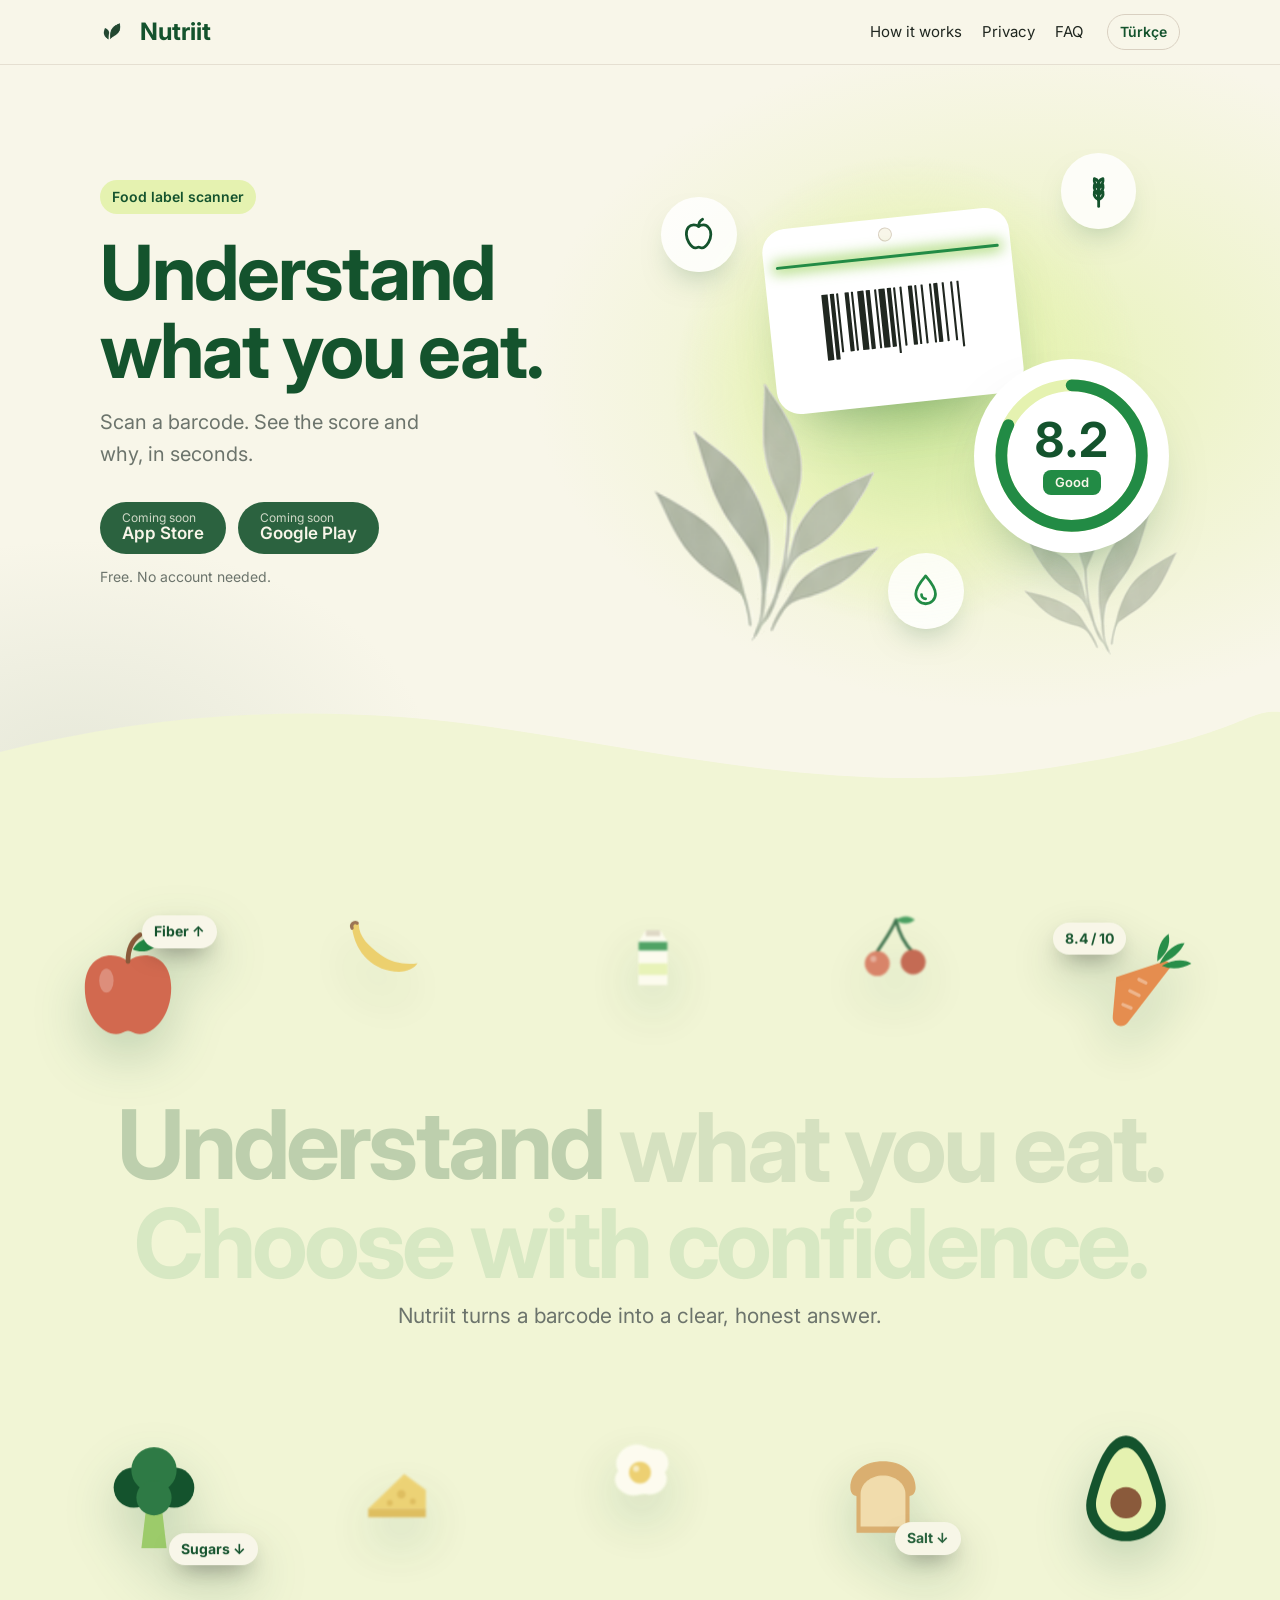
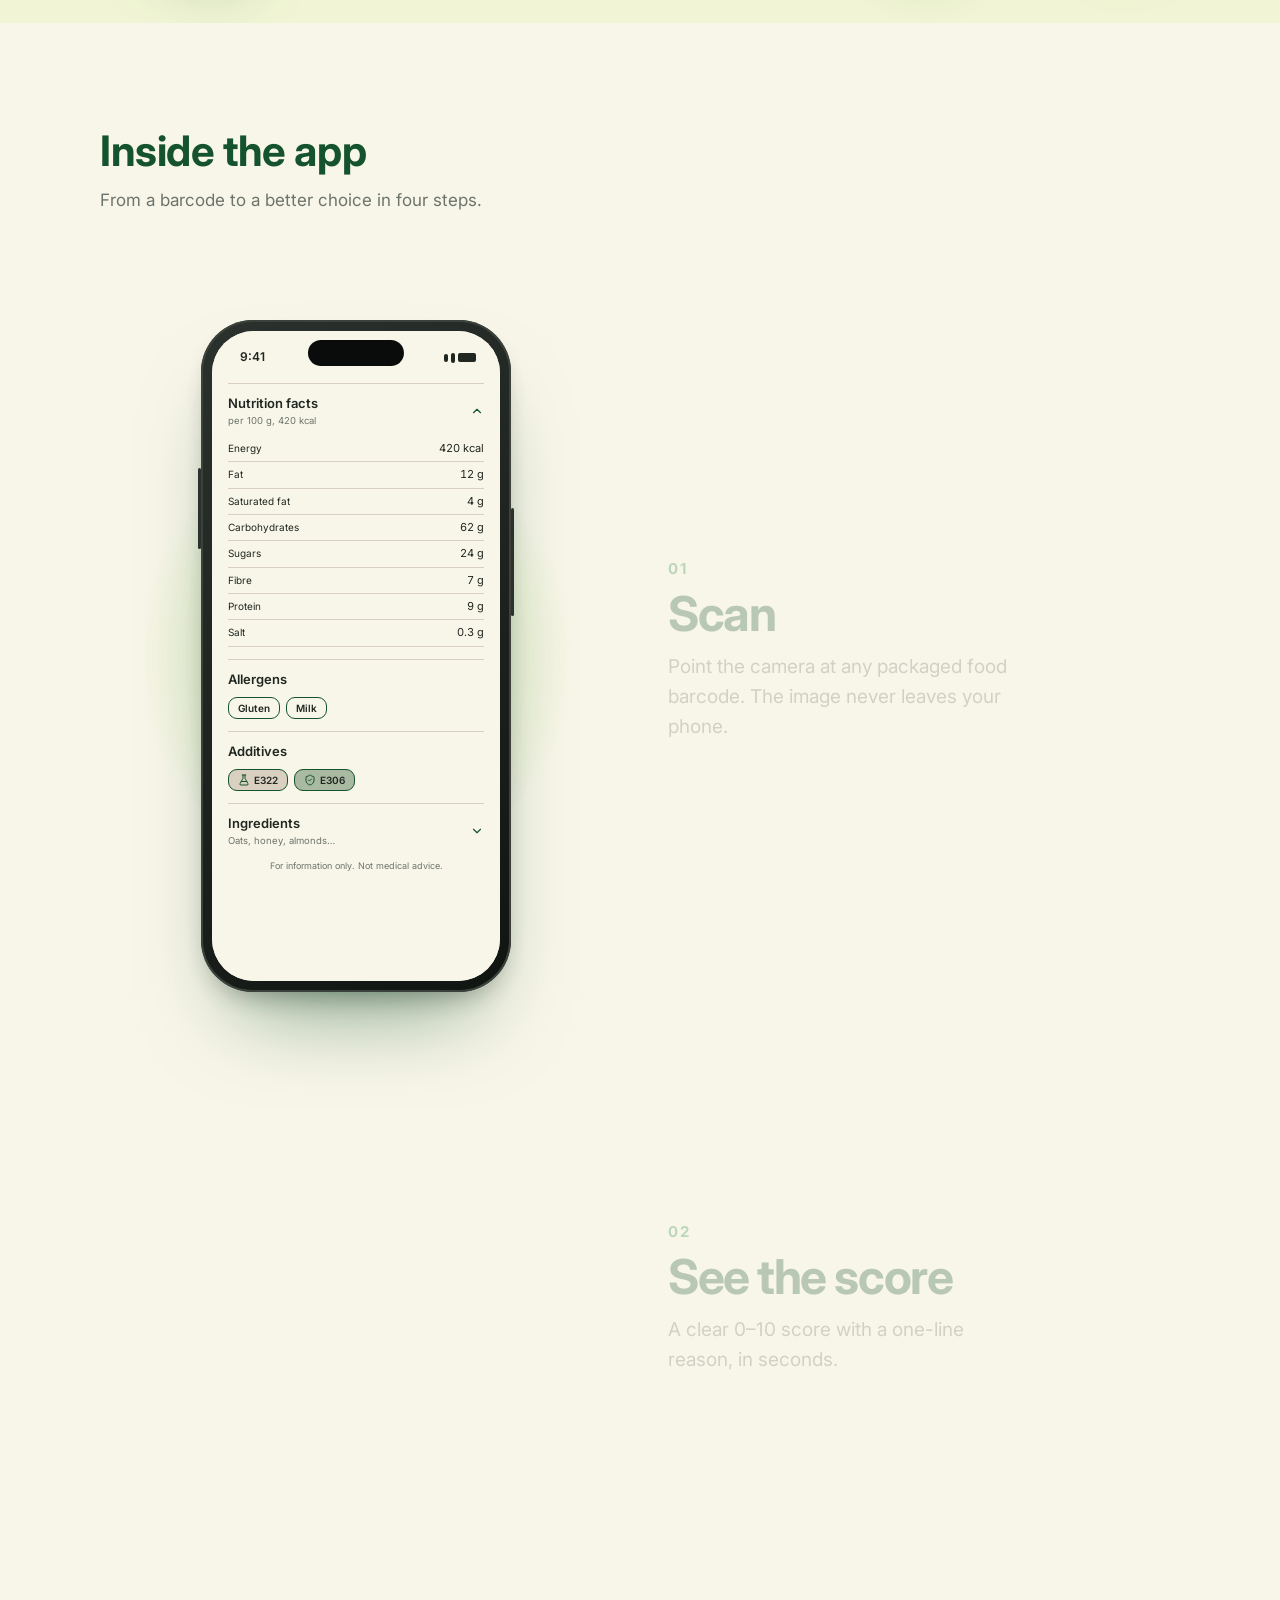
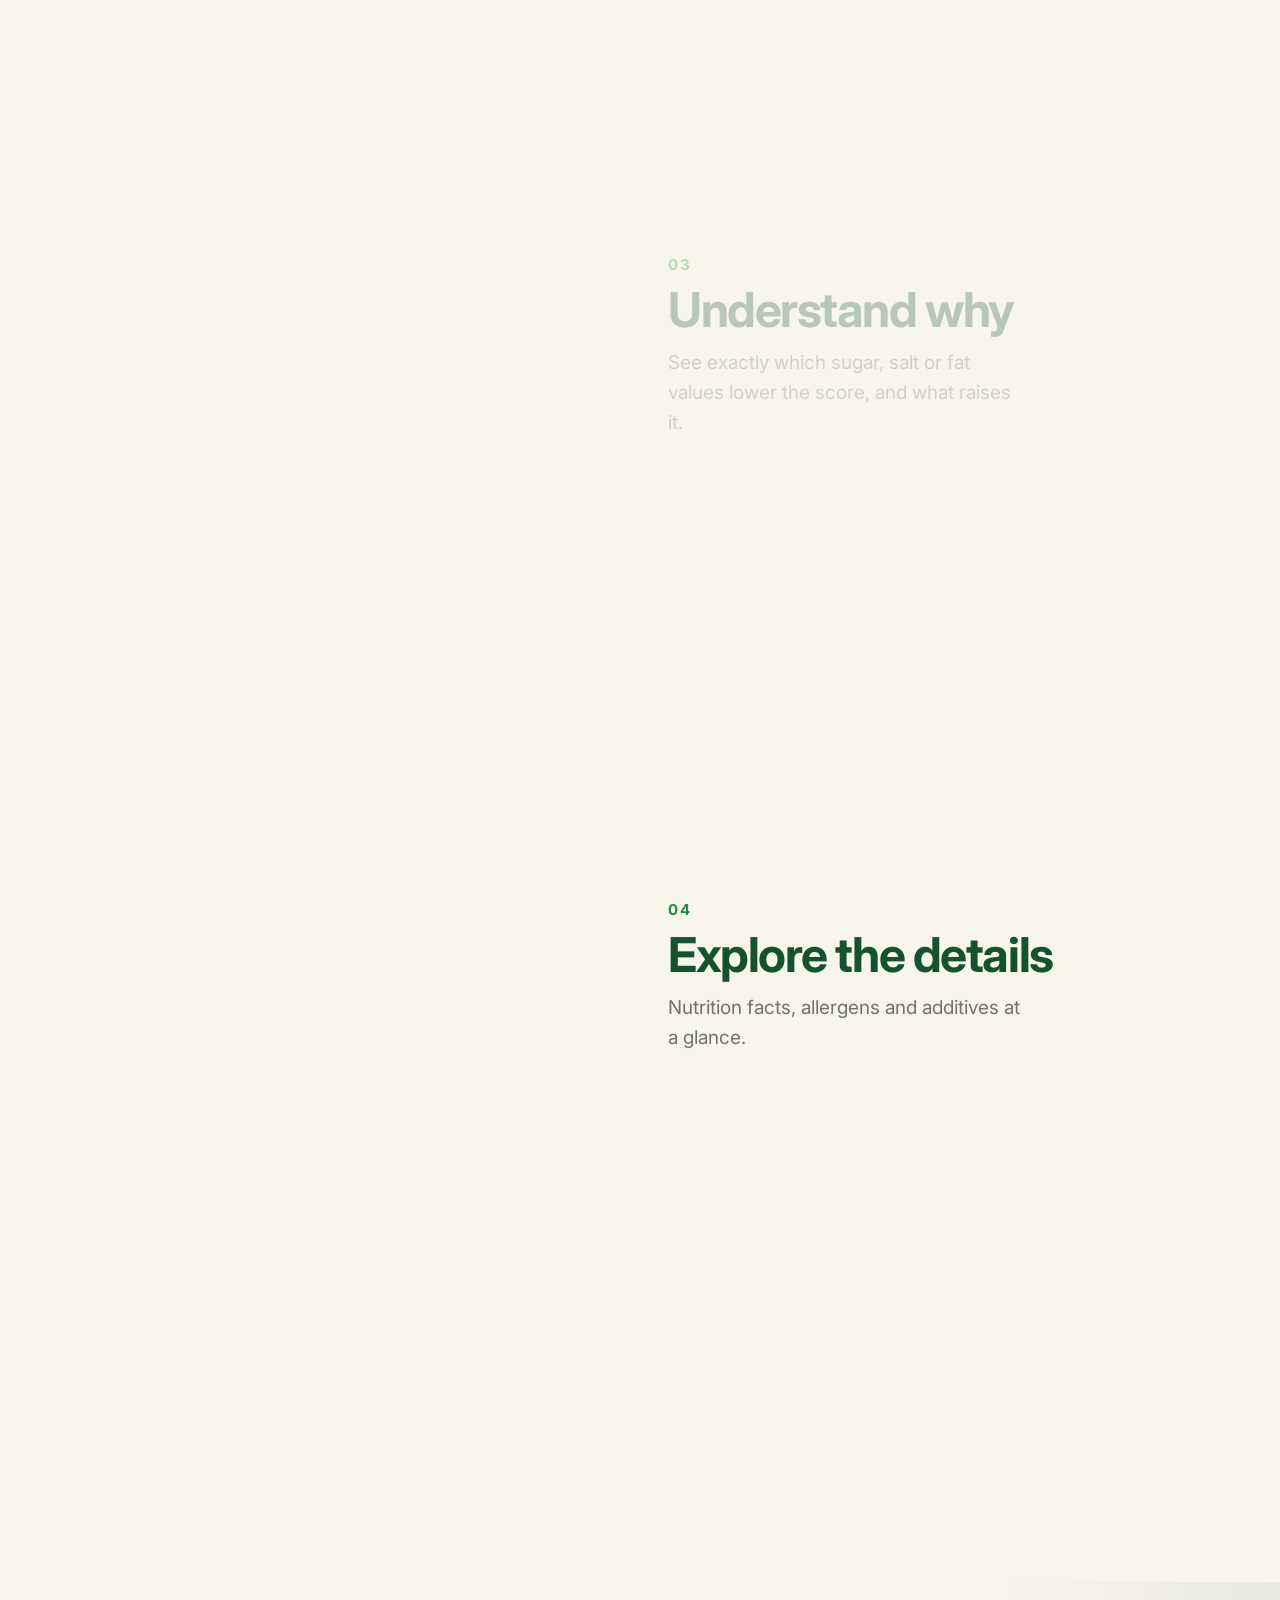
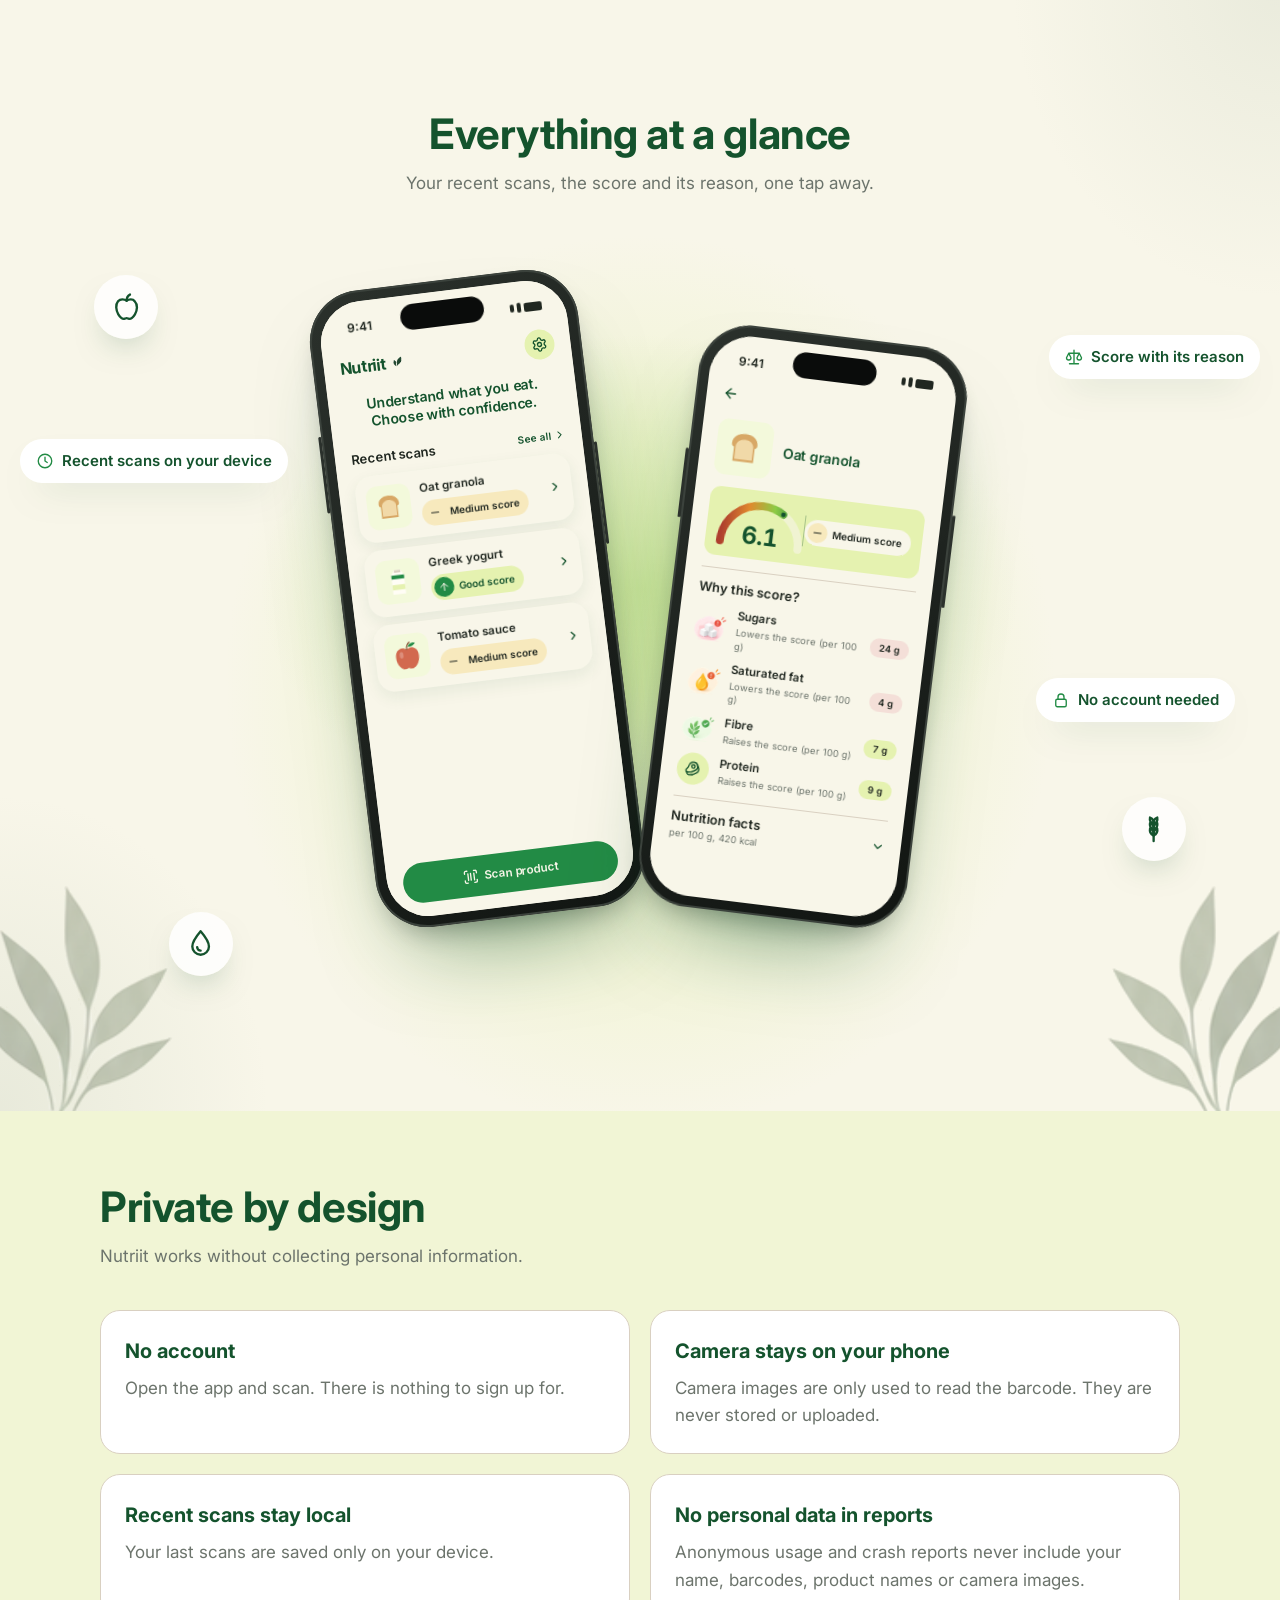
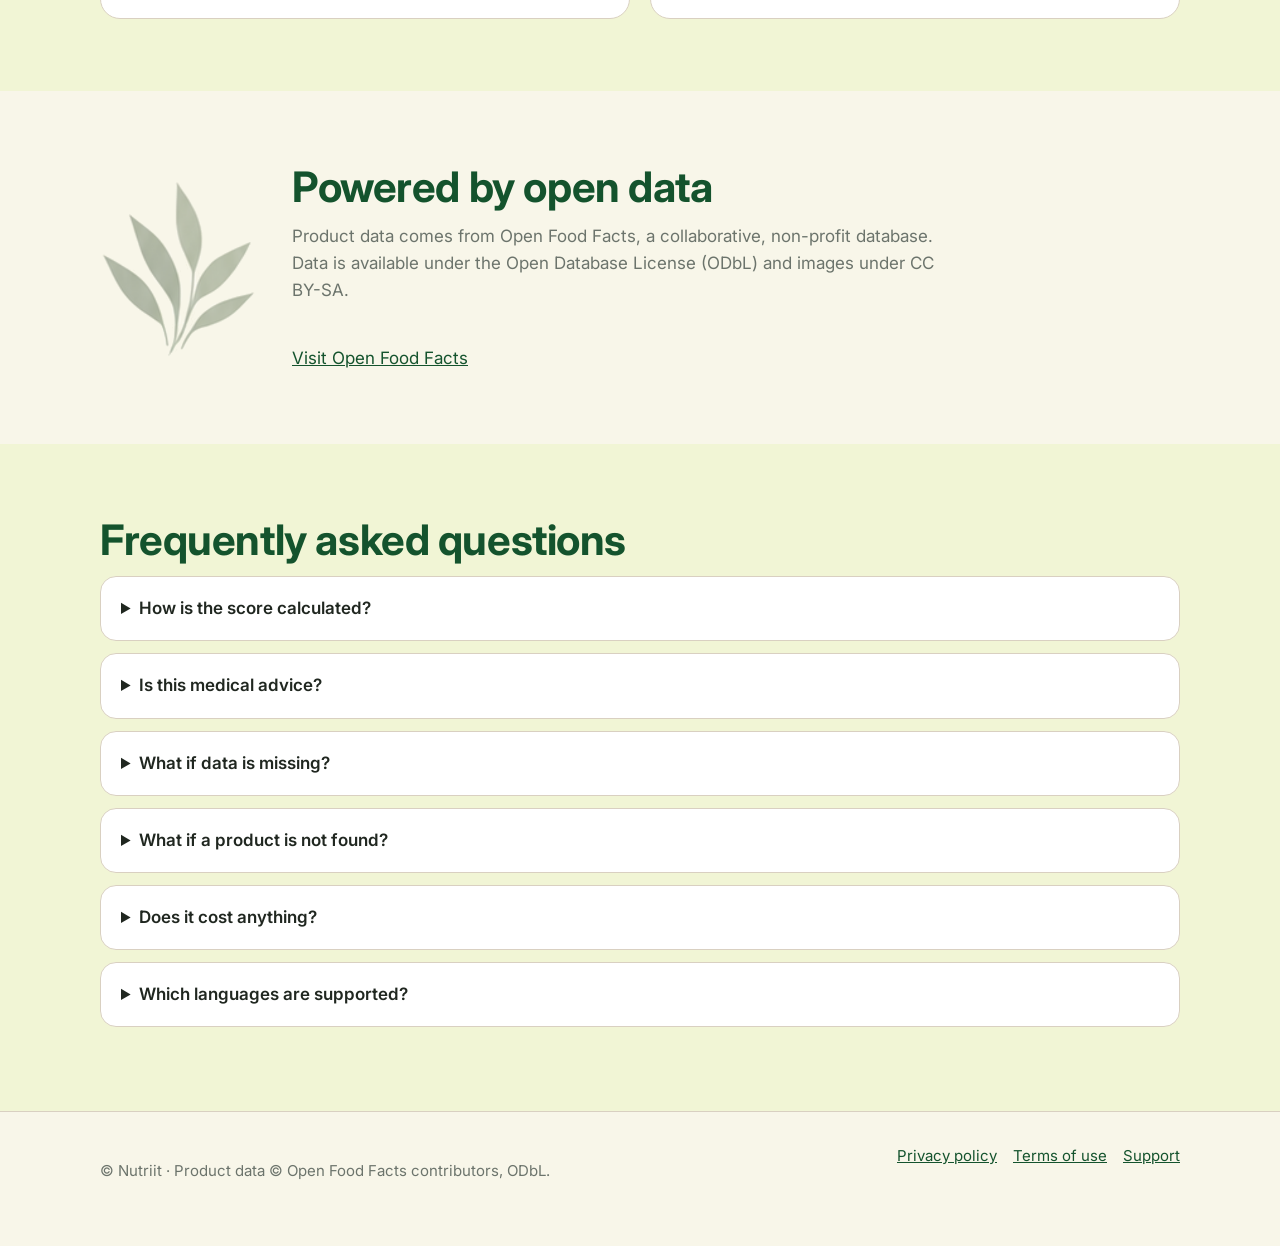
<file: index.html>
<!doctype html>
<html lang="en">
<head>
<meta charset="utf-8">
<meta name="viewport" content="width=device-width, initial-scale=1">
<title>Nutriit — Understand what you eat</title>
<meta name="description" content="Scan a barcode and see a clear nutrition score with the reason behind it. No account needed.">
<meta name="theme-color" content="#F8F6E9">
<meta property="og:title" content="Nutriit — Understand what you eat">
<meta property="og:description" content="Scan a barcode and see a clear nutrition score with the reason behind it. No account needed.">
<link rel="icon" href="assets/app-icon.png">
<link rel="preconnect" href="https://fonts.googleapis.com">
<link rel="preconnect" href="https://fonts.gstatic.com" crossorigin>
<link href="https://fonts.googleapis.com/css2?family=Inter:wght@400;500;600;700&display=swap" rel="stylesheet">
<link rel="stylesheet" href="assets/style.css">
<script>document.documentElement.classList.add('js')</script>
<script src="assets/main.js" defer></script>
</head>
<body>
<a class="skip" href="#main">Skip to content</a>
<header class="site">
  <nav class="wrap nav" aria-label="Main">
    <a class="brand" href="index.html"><img src="assets/leaf-mark.png" alt="" width="32"> Nutriit</a>
    <ul>
      <li><a href="index.html#how">How it works</a></li>
      <li><a href="index.html#privacy">Privacy</a></li>
      <li><a href="index.html#faq">FAQ</a></li>
    </ul>
    <a class="lang" href="tr/index.html" hreflang="tr" lang="tr">Türkçe</a>
  </nav>
</header>
<main id="main">
<section class="hero">
  <div class="wrap hero-grid">
    <div class="hero-copy" data-reveal>
      <span class="eyebrow">Food label scanner</span>
      <h1>Understand what you eat.</h1>
      <p class="lead">Scan a barcode. See the score and why, in seconds.</p>
      <div class="stores">
        <span class="store" aria-disabled="true"><span><small>Coming soon</small>App Store</span></span>
        <span class="store" aria-disabled="true"><span><small>Coming soon</small>Google Play</span></span>
      </div>
      <p class="note">Free. No account needed.</p>
    </div>
    <div class="scene" data-reveal role="img" aria-label="A barcode being scanned next to a nutrition score of 8.2 out of 10, rated Good">
      <svg width="0" height="0" class="defs" aria-hidden="true" focusable="false">
  <symbol id="leaf" viewBox="0 0 100 100"><path d="M50 4C82 22 88 66 50 96 18 66 18 22 50 4Z" fill="currentColor"/><path d="M50 16V88" stroke="#F8F6E9" stroke-opacity=".45" stroke-width="3" fill="none" stroke-linecap="round"/></symbol>
</svg>
      <div class="glow"></div>
      <img class="plant" src="assets/plant.png" alt="">
      <img class="plant mirror" src="assets/plant.png" alt="">
      <div class="seeds"><span style="--x:12%;--d:0s"></span><span style="--x:30%;--d:1.6s"></span><span style="--x:48%;--d:3.1s"></span><span style="--x:66%;--d:0.8s"></span><span style="--x:82%;--d:2.4s"></span><span style="--x:22%;--d:4s"></span><span style="--x:58%;--d:5s"></span></div>
      <svg class="leaf-fly l1"><use href="#leaf"/></svg><svg class="leaf-fly l2"><use href="#leaf"/></svg><svg class="leaf-fly l3"><use href="#leaf"/></svg><svg class="leaf-fly l4"><use href="#leaf"/></svg>
      <div class="tag"><svg class="barcode" viewBox="0 0 114 64" preserveAspectRatio="none" fill="currentColor"><rect x="4" y="4" width="4.8" height="58" rx="0.4"/><rect x="10.4" y="4" width="3.2" height="58" rx="0.4"/><rect x="15.200000000000001" y="4" width="1.6" height="52" rx="0.4"/><rect x="21.6" y="4" width="3.2" height="52" rx="0.4"/><rect x="26.400000000000002" y="4" width="1.6" height="52" rx="0.4"/><rect x="31.200000000000003" y="4" width="4.8" height="52" rx="0.4"/><rect x="37.6" y="4" width="3.2" height="52" rx="0.4"/><rect x="44.00000000000001" y="4" width="1.6" height="52" rx="0.4"/><rect x="47.20000000000001" y="4" width="4.8" height="52" rx="0.4"/><rect x="53.600000000000016" y="4" width="3.2" height="52" rx="0.4"/><rect x="58.40000000000002" y="4" width="1.6" height="58" rx="0.4"/><rect x="63.200000000000024" y="4" width="1.6" height="52" rx="0.4"/><rect x="69.60000000000002" y="4" width="3.2" height="52" rx="0.4"/><rect x="74.40000000000002" y="4" width="1.6" height="52" rx="0.4"/><rect x="79.20000000000002" y="4" width="1.6" height="52" rx="0.4"/><rect x="85.60000000000001" y="4" width="1.6" height="52" rx="0.4"/><rect x="88.8" y="4" width="3.2" height="52" rx="0.4"/><rect x="95.2" y="4" width="1.6" height="52" rx="0.4"/><rect x="101.6" y="4" width="1.6" height="52" rx="0.4"/><rect x="106.39999999999999" y="4" width="1.6" height="58" rx="0.4"/></svg><span class="scan"></span></div>
      <div class="seal">
        <svg class="ring" viewBox="0 0 100 100"><circle class="track" cx="50" cy="50" r="42"/><circle class="bar" cx="50" cy="50" r="42" style="--to:47.5"/></svg>
        <div class="seal-inner"><span class="seal-num" data-count="8.2">8.2</span><span class="seal-chip">Good</span></div>
      </div>
      <span class="bubble b1"><svg viewBox="0 0 24 24" fill="none" stroke="currentColor" stroke-width="1.7" stroke-linecap="round" stroke-linejoin="round"><path d="M12 7c-1.5-1.2-4.5-1.6-6.2.4C3.8 9.8 4.3 14 6 16.8c1.3 2.1 3 3.7 4.6 3.2.6-.2 1-.4 1.4-.4s.8.2 1.4.4c1.6.5 3.3-1.1 4.6-3.2 1.7-2.8 2.2-7-.2-9.4C16.5 5.4 13.5 5.8 12 7Z"/><path d="M12 7c0-2 .8-3.6 2.4-4.4"/></svg></span>
      <span class="bubble b2"><svg viewBox="0 0 24 24" fill="none" stroke="currentColor" stroke-width="1.7" stroke-linecap="round" stroke-linejoin="round"><path d="M12 21V6"/><path d="M12 9c-2-1-3-3-2.6-5 2 .6 3 2.4 2.6 5Z"/><path d="M12 9c2-1 3-3 2.6-5-2 .6-3 2.4-2.6 5Z"/><path d="M12 13c-2-1-3-3-2.6-5 2 .6 3 2.4 2.6 5Z"/><path d="M12 13c2-1 3-3 2.6-5-2 .6-3 2.4-2.6 5Z"/><path d="M12 17c-2-1-3-3-2.6-5 2 .6 3 2.4 2.6 5Z"/><path d="M12 17c2-1 3-3 2.6-5-2 .6-3 2.4-2.6 5Z"/></svg></span>
      <span class="bubble b3"><svg viewBox="0 0 24 24" fill="none" stroke="currentColor" stroke-width="1.7" stroke-linecap="round" stroke-linejoin="round"><path d="M12 3s-6 7-6 11a6 6 0 0 0 12 0c0-4-6-11-6-11Z"/><path d="M9.5 14.5a2.5 2.5 0 0 0 2.5 2.5"/></svg></span>
    </div>
  </div>
  <svg class="ground" viewBox="0 0 1440 120" preserveAspectRatio="none" aria-hidden="true"><path d="M0 70C180 30 360 20 560 46s400 70 620 40 220-60 260-56V120H0Z" fill="currentColor"/></svg>
</section>

<section class="motto" data-scrub data-float style="--n:7">
  <div class="food-band top" aria-hidden="true"><div class="food" style="--x:10%;--y:50%;--z:1.0;--dur:14s;--del:-0.0s;--spin:50s"><div class="food-float"><svg viewBox="0 0 100 100" class="food-art" aria-hidden="true"><path d="M50 30C38 20 14 24 14 52c0 26 18 42 30 38 3-1 4-2 6-2s3 1 6 2c12 4 30-12 30-38 0-28-24-32-36-22Z" fill="var(--f-red)"/><path d="M50 30c0-10 4-18 10-22" stroke="var(--f-brown)" stroke-width="4" fill="none" stroke-linecap="round"/><path d="M54 20c6-10 18-12 24-8-6 9-16 12-24 8Z" fill="var(--fresh)"/><ellipse cx="32" cy="46" rx="6" ry="10" fill="#fff" opacity=".25"/></svg><span class="food-chip">Fiber ↑</span></div></div><div class="food m-hide" style="--x:30%;--y:38%;--z:0.7;--dur:17s;--del:-1.7s;--spin:61s"><div class="food-float"><svg viewBox="0 0 100 100" class="food-art" aria-hidden="true"><path d="M12 30c4 30 26 52 56 52 10 0 18-4 22-10-14 2-30 0-44-10S20 40 20 26c0-4-8-2-8 4Z" fill="var(--f-yellow)"/><path d="M12 30c-2-4 2-8 6-6" stroke="var(--f-brown)" stroke-width="4" fill="none" stroke-linecap="round"/></svg></div></div><div class="food" style="--x:51%;--y:44%;--z:0.6;--dur:20s;--del:-3.4s;--spin:72s"><div class="food-float"><svg viewBox="0 0 100 100" class="food-art" aria-hidden="true"><path d="M30 30 40 14h20l10 16v60H30Z" fill="#FFFDF5"/><path d="M30 30h40v12H30Z" fill="var(--fresh)"/><path d="M40 14h20v8H40Z" fill="var(--stone)"/><path d="M30 60h40v16H30Z" fill="var(--soft-lime)"/></svg></div></div><div class="food m-hide" style="--x:70%;--y:40%;--z:0.65;--dur:14s;--del:-5.1s;--spin:83s"><div class="food-float"><svg viewBox="0 0 100 100" class="food-art" aria-hidden="true"><path d="M50 14c-6 16-18 30-26 44M50 14c4 18 10 30 22 42" stroke="var(--forest)" stroke-width="4" fill="none" stroke-linecap="round"/><path d="M50 14c8-6 18-6 24 0-8 6-16 6-24 0Z" fill="var(--fresh)"/><circle cx="26" cy="70" r="16" fill="var(--f-red)"/><circle cx="72" cy="68" r="16" fill="#B84A35"/><circle cx="21" cy="64" r="4" fill="#fff" opacity=".35"/></svg></div></div><div class="food" style="--x:89%;--y:52%;--z:0.95;--dur:17s;--del:-6.8s;--spin:54s"><div class="food-float"><svg viewBox="0 0 100 100" class="food-art" aria-hidden="true"><path d="M30 40 72 26c4-1 7 3 5 6L40 80c-5 6-14 2-13-6Z" fill="var(--f-orange)"/><path d="M68 28c6-12 14-18 22-18-4 8-10 14-22 18ZM70 30c10-6 20-6 26-2-8 4-16 6-26 2ZM66 26c0-12 4-20 10-24 2 10-2 18-10 24Z" fill="var(--fresh)"/><path d="M42 52l8 4M36 64l7 3M50 42l6 3" stroke="#fff" stroke-opacity=".35" stroke-width="3" stroke-linecap="round"/></svg><span class="food-chip left">8.4 / 10</span></div></div></div>
  <div class="wrap motto-inner">
    <p class="motto-text" aria-label="Understand what you eat. Choose with confidence."><span class="w" style="--i:0">Understand</span> <span class="w" style="--i:1">what</span> <span class="w" style="--i:2">you</span> <span class="w" style="--i:3">eat.</span><br><span class="w accent" style="--i:4">Choose</span> <span class="w accent" style="--i:5">with</span> <span class="w accent" style="--i:6">confidence.</span> </p>
    <p class="motto-sub" data-reveal>Nutriit turns a barcode into a clear, honest answer.</p>
  </div>
  <div class="food-band bottom" aria-hidden="true"><div class="food" style="--x:12%;--y:50%;--z:1.05;--dur:20s;--del:-8.5s;--spin:65s"><div class="food-float"><svg viewBox="0 0 100 100" class="food-art" aria-hidden="true"><path d="M44 58h12l4 34H40Z" fill="#9CCB6A"/><circle cx="34" cy="44" r="16" fill="var(--forest)"/><circle cx="66" cy="44" r="16" fill="var(--forest)"/><circle cx="50" cy="30" r="18" fill="#2E7A45"/><circle cx="50" cy="52" r="14" fill="#2E7A45"/></svg><span class="food-chip">Sugars ↓</span></div></div><div class="food m-hide" style="--x:31%;--y:56%;--z:0.6;--dur:14s;--del:-1.2s;--spin:76s"><div class="food-float"><svg viewBox="0 0 100 100" class="food-art" aria-hidden="true"><path d="M10 70 60 22l30 22v26Z" fill="var(--f-yellow)"/><path d="M10 70h80v12H10Z" fill="#D9AE3F"/><circle cx="56" cy="50" r="6" fill="#D9AE3F"/><circle cx="72" cy="60" r="4" fill="#D9AE3F"/><circle cx="40" cy="62" r="4" fill="#D9AE3F"/></svg></div></div><div class="food" style="--x:50%;--y:46%;--z:0.65;--dur:17s;--del:-2.9s;--spin:87s"><div class="food-float"><svg viewBox="0 0 100 100" class="food-art" aria-hidden="true"><path d="M22 50c-8-16 6-34 24-34 10 0 14 6 24 6 14 0 22 18 12 30 8 14-6 30-22 28-10-2-14 4-26 0-16-6-20-20-12-30Z" fill="#FFFDF5"/><circle cx="50" cy="52" r="14" fill="var(--f-yellow)"/><circle cx="45" cy="47" r="4" fill="#fff" opacity=".6"/></svg></div></div><div class="food" style="--x:69%;--y:54%;--z:0.85;--dur:20s;--del:-4.6s;--spin:58s"><div class="food-float"><svg viewBox="0 0 100 100" class="food-art" aria-hidden="true"><path d="M18 40c0-16 14-26 32-26s32 10 32 26c0 6-4 8-6 8v36H24V48c-2 0-6-2-6-8Z" fill="var(--f-tan)"/><path d="M28 46c0-10 10-18 22-18s22 8 22 18v32H28Z" fill="#F1D9A8"/></svg><span class="food-chip">Salt ↓</span></div></div><div class="food" style="--x:88%;--y:48%;--z:1.0;--dur:14s;--del:-6.3s;--spin:69s"><div class="food-float"><svg viewBox="0 0 100 100" class="food-art" aria-hidden="true"><path d="M50 6C66 6 76 34 82 56c6 22-12 38-32 38S12 78 18 56C24 34 34 6 50 6Z" fill="var(--forest)"/><path d="M50 16c11 0 19 22 24 40 5 17-9 30-24 30S21 73 26 56c5-18 13-40 24-40Z" fill="var(--soft-lime)"/><circle cx="50" cy="62" r="13" fill="var(--f-brown)"/></svg></div></div></div>
</section>

<section id="how" class="tour" data-tour data-active="0">
  <div class="wrap">
    <div class="tour-head" data-reveal>
      <h2>Inside the app</h2>
      <p class="section-lead">From a barcode to a better choice in four steps.</p>
    </div>
    <div class="tour-grid">
      <div class="tour-sticky"><div class="tour-glow"></div><div class="iphone big"><div class="iphone-screen"><div class="tour-screen" data-screen="0"><div class="m-screen m-scanner"><div class="sb dark"><span>9:41</span><span class="sb-icons"><i></i><i></i><i></i></span></div><div class="m-cam"><span class="blob b1"></span><span class="blob b2"></span><span class="blob b3"></span></div><div class="m-top"><span class="m-round"><svg class="ui-icon " viewBox="0 0 24 24" fill="none" stroke="currentColor" stroke-width="2" stroke-linecap="round" stroke-linejoin="round" aria-hidden="true"><path d="M18 6 6 18"/><path d="m6 6 12 12"/></svg></span><span class="m-round"><svg class="ui-icon " viewBox="0 0 24 24" fill="none" stroke="currentColor" stroke-width="2" stroke-linecap="round" stroke-linejoin="round" aria-hidden="true"><path d="M18 6c0 2-2 2-2 4v10a2 2 0 0 1-2 2h-4a2 2 0 0 1-2-2V10c0-2-2-2-2-4V2h12z"/><path d="M6 6h12"/><path d="M12 12h.01"/></svg></span></div><div class="m-frame"><svg viewBox="0 0 280 240" class="m-corners" aria-hidden="true"><path d="M1.5 83.1V25.5A24 24 0 0 1 25.5 1.5h69.6M184.9 1.5h69.6a24 24 0 0 1 24 24v57.6M278.5 156.9v57.6a24 24 0 0 1-24 24h-69.6M95.1 238.5H25.5a24 24 0 0 1-24-24v-57.6" fill="none" stroke="#8CCB45" stroke-width="3" stroke-linecap="round"/></svg><div class="m-code"><i style="width:3px"></i><i style="width:1px"></i><i style="width:2px"></i><i style="width:1px"></i><i style="width:1px"></i><i style="width:3px"></i><i style="width:2px"></i><i style="width:1px"></i><i style="width:1px"></i><i style="width:2px"></i><i style="width:3px"></i><i style="width:1px"></i><i style="width:2px"></i><i style="width:2px"></i><i style="width:1px"></i><i style="width:1px"></i><i style="width:3px"></i><i style="width:1px"></i><i style="width:2px"></i><i style="width:1px"></i><i style="width:1px"></i><i style="width:2px"></i><i style="width:1px"></i><i style="width:3px"></i><i style="width:2px"></i><i style="width:1px"></i></div><span class="m-scanline"></span></div><div class="m-sheet"><span class="m-spin"></span><p>Looking up product…</p></div></div></div><div class="tour-screen" data-screen="1"><div class="m-screen m-detail"><div class="sb"><span>9:41</span><span class="sb-icons"><i></i><i></i><i></i></span></div><div class="m-scroll"><div class="m-appbar"><svg class="ui-icon " viewBox="0 0 24 24" fill="none" stroke="currentColor" stroke-width="2" stroke-linecap="round" stroke-linejoin="round" aria-hidden="true"><path d="m12 19-7-7 7-7"/><path d="M19 12H5"/></svg></div><div class="m-head"><span class="m-thumb"><svg viewBox="0 0 100 100" class="food-art" aria-hidden="true"><path d="M18 40c0-16 14-26 32-26s32 10 32 26c0 6-4 8-6 8v36H24V48c-2 0-6-2-6-8Z" fill="var(--f-tan)"/><path d="M28 46c0-10 10-18 22-18s22 8 22 18v32H28Z" fill="#F1D9A8"/></svg></span><p class="m-name">Oat granola</p></div><div class="m-scorecard"><span><span class="m-gauge" style="--p:68"><svg viewBox="0 0 124 68" aria-hidden="true"><defs><linearGradient id="g-arc" x1="0" x2="1" y1="0" y2="0"><stop offset="0" stop-color="#AE3F2D"/><stop offset=".33" stop-color="#E0892E"/><stop offset=".66" stop-color="#8CCB45"/><stop offset="1" stop-color="#1E7A3D"/></linearGradient></defs><path d="M5.7 62a56.3 56.3 0 0 1 112.6 0" fill="none" stroke="#F8F6E9" stroke-opacity=".6" stroke-width="11.4" stroke-linecap="round"/><path class="m-arc" d="M5.7 62a56.3 56.3 0 0 1 112.6 0" pathLength="100" fill="none" stroke="url(#g-arc)" stroke-width="11.4" stroke-linecap="round"/><circle class="m-dot" cx="92.2" cy="14.5" r="3.4" fill="#14532D"/></svg><b data-count="6.8">6.8</b></span></span><i class="m-divider"></i><span><span class="m-rate fair on-ivory"><i><svg class="ui-icon " viewBox="0 0 24 24" fill="none" stroke="currentColor" stroke-width="2" stroke-linecap="round" stroke-linejoin="round" aria-hidden="true"><path d="M5 12h14"/></svg></i>Medium score</span></span></div><div class="m-sec"><h4>Why this score?</h4><div class="m-factor" style="--i:0"><span class="m-fv"><img src="assets/factor-sugar.png" alt=""></span><span class="m-col"><b>Sugars</b><small>Lowers the score (per 100 g)</small></span><span class="m-val neg">24 g</span></div><div class="m-factor" style="--i:1"><span class="m-fv"><img src="assets/factor-fat.png" alt=""></span><span class="m-col"><b>Saturated fat</b><small>Lowers the score (per 100 g)</small></span><span class="m-val neg">4 g</span></div><div class="m-factor" style="--i:2"><span class="m-fv"><img src="assets/factor-fiber.png" alt=""></span><span class="m-col"><b>Fibre</b><small>Raises the score (per 100 g)</small></span><span class="m-val pos">7 g</span></div><div class="m-factor" style="--i:3"><span class="m-fv pos"><svg class="ui-icon " viewBox="0 0 24 24" fill="none" stroke="currentColor" stroke-width="2" stroke-linecap="round" stroke-linejoin="round" aria-hidden="true"><circle cx="12.5" cy="8.5" r="2.5"/><path d="M12.5 2a6.5 6.5 0 0 0-6.22 4.6c-1.1 3.13-.78 3.9-3.18 6.08A3 3 0 0 0 5 18c4 0 8.4-1.8 11.4-4.3A6.5 6.5 0 0 0 12.5 2Z"/><path d="m18.5 6 2.19 4.5a6.48 6.48 0 0 1 .31 2 6.49 6.49 0 0 1-2.6 5.2C15.4 20.2 11 22 7 22a3 3 0 0 1-2.68-1.66L2.4 16.5"/></svg></span><span class="m-col"><b>Protein</b><small>Raises the score (per 100 g)</small></span><span class="m-val pos">9 g</span></div></div><div class="m-exp"><span class="m-col"><b>Nutrition facts</b><small>per 100 g, 420 kcal</small></span><svg class="ui-icon m-chev" viewBox="0 0 24 24" fill="none" stroke="currentColor" stroke-width="2" stroke-linecap="round" stroke-linejoin="round" aria-hidden="true"><path d="m6 9 6 6 6-6"/></svg></div></div></div></div><div class="tour-screen" data-screen="2"><div class="m-screen m-detail"><div class="sb"><span>9:41</span><span class="sb-icons"><i></i><i></i><i></i></span></div><div class="m-scroll m-shift"><div class="m-scorecard"><span><span class="m-gauge" style="--p:68"><svg viewBox="0 0 124 68" aria-hidden="true"><defs><linearGradient id="g-arc" x1="0" x2="1" y1="0" y2="0"><stop offset="0" stop-color="#AE3F2D"/><stop offset=".33" stop-color="#E0892E"/><stop offset=".66" stop-color="#8CCB45"/><stop offset="1" stop-color="#1E7A3D"/></linearGradient></defs><path d="M5.7 62a56.3 56.3 0 0 1 112.6 0" fill="none" stroke="#F8F6E9" stroke-opacity=".6" stroke-width="11.4" stroke-linecap="round"/><path class="m-arc" d="M5.7 62a56.3 56.3 0 0 1 112.6 0" pathLength="100" fill="none" stroke="url(#g-arc)" stroke-width="11.4" stroke-linecap="round"/><circle class="m-dot" cx="92.2" cy="14.5" r="3.4" fill="#14532D"/></svg><b>6.8</b></span></span><i class="m-divider"></i><span><span class="m-rate fair on-ivory"><i><svg class="ui-icon " viewBox="0 0 24 24" fill="none" stroke="currentColor" stroke-width="2" stroke-linecap="round" stroke-linejoin="round" aria-hidden="true"><path d="M5 12h14"/></svg></i>Medium score</span></span></div><div class="m-sec"><h4>Why this score?</h4><div class="m-factor" style="--i:0"><span class="m-fv"><img src="assets/factor-sugar.png" alt=""></span><span class="m-col"><b>Sugars</b><small>Lowers the score (per 100 g)</small></span><span class="m-val neg">24 g</span></div><div class="m-factor" style="--i:1"><span class="m-fv"><img src="assets/factor-fat.png" alt=""></span><span class="m-col"><b>Saturated fat</b><small>Lowers the score (per 100 g)</small></span><span class="m-val neg">4 g</span></div><div class="m-factor" style="--i:2"><span class="m-fv"><img src="assets/factor-fiber.png" alt=""></span><span class="m-col"><b>Fibre</b><small>Raises the score (per 100 g)</small></span><span class="m-val pos">7 g</span></div><div class="m-factor" style="--i:3"><span class="m-fv pos"><svg class="ui-icon " viewBox="0 0 24 24" fill="none" stroke="currentColor" stroke-width="2" stroke-linecap="round" stroke-linejoin="round" aria-hidden="true"><circle cx="12.5" cy="8.5" r="2.5"/><path d="M12.5 2a6.5 6.5 0 0 0-6.22 4.6c-1.1 3.13-.78 3.9-3.18 6.08A3 3 0 0 0 5 18c4 0 8.4-1.8 11.4-4.3A6.5 6.5 0 0 0 12.5 2Z"/><path d="m18.5 6 2.19 4.5a6.48 6.48 0 0 1 .31 2 6.49 6.49 0 0 1-2.6 5.2C15.4 20.2 11 22 7 22a3 3 0 0 1-2.68-1.66L2.4 16.5"/></svg></span><span class="m-col"><b>Protein</b><small>Raises the score (per 100 g)</small></span><span class="m-val pos">9 g</span></div></div><div class="m-exp"><span class="m-col"><b>Nutrition facts</b><small>per 100 g, 420 kcal</small></span><svg class="ui-icon m-chev" viewBox="0 0 24 24" fill="none" stroke="currentColor" stroke-width="2" stroke-linecap="round" stroke-linejoin="round" aria-hidden="true"><path d="m6 9 6 6 6-6"/></svg></div><div class="m-sec"><h4>Allergens</h4><div class="m-chips"><span>Gluten</span><span>Milk</span></div></div><div class="m-exp"><span class="m-col"><b>Ingredients</b><small>Oats, honey, almonds…</small></span><svg class="ui-icon m-chev" viewBox="0 0 24 24" fill="none" stroke="currentColor" stroke-width="2" stroke-linecap="round" stroke-linejoin="round" aria-hidden="true"><path d="m6 9 6 6 6-6"/></svg></div></div></div></div><div class="tour-screen" data-screen="3"><div class="m-screen m-detail"><div class="sb"><span>9:41</span><span class="sb-icons"><i></i><i></i><i></i></span></div><div class="m-scroll m-shift"><div class="m-exp"><span class="m-col"><b>Nutrition facts</b><small>per 100 g, 420 kcal</small></span><svg class="ui-icon m-chev open" viewBox="0 0 24 24" fill="none" stroke="currentColor" stroke-width="2" stroke-linecap="round" stroke-linejoin="round" aria-hidden="true"><path d="m6 9 6 6 6-6"/></svg></div><div class="m-table"><div class="m-row"><span>Energy</span><b>420 kcal</b></div><div class="m-row"><span>Fat</span><b>12 g</b></div><div class="m-row"><span>Saturated fat</span><b>4 g</b></div><div class="m-row"><span>Carbohydrates</span><b>62 g</b></div><div class="m-row"><span>Sugars</span><b>24 g</b></div><div class="m-row"><span>Fibre</span><b>7 g</b></div><div class="m-row"><span>Protein</span><b>9 g</b></div><div class="m-row"><span>Salt</span><b>0.3 g</b></div></div><div class="m-sec"><h4>Allergens</h4><div class="m-chips"><span>Gluten</span><span>Milk</span></div></div><div class="m-sec"><h4>Additives</h4><div class="m-chips"><span class="m-add other"><svg class="ui-icon " viewBox="0 0 24 24" fill="none" stroke="currentColor" stroke-width="2" stroke-linecap="round" stroke-linejoin="round" aria-hidden="true"><path d="M14 2v6a2 2 0 0 0 .245.96l5.51 10.08A2 2 0 0 1 18 22H6a2 2 0 0 1-1.755-2.96l5.51-10.08A2 2 0 0 0 10 8V2"/><path d="M6.453 15h11.094"/><path d="M8.5 2h7"/></svg>E322</span><span class="m-add guard"><svg class="ui-icon " viewBox="0 0 24 24" fill="none" stroke="currentColor" stroke-width="2" stroke-linecap="round" stroke-linejoin="round" aria-hidden="true"><path d="M20 13c0 5-3.5 7.5-7.66 8.95a1 1 0 0 1-.67-.01C7.5 20.5 4 18 4 13V6a1 1 0 0 1 1-1c2 0 4.5-1.2 6.24-2.72a1.17 1.17 0 0 1 1.52 0C14.51 3.81 17 5 19 5a1 1 0 0 1 1 1z"/><path d="m9 12 2 2 4-4"/></svg>E306</span></div></div><div class="m-exp"><span class="m-col"><b>Ingredients</b><small>Oats, honey, almonds…</small></span><svg class="ui-icon m-chev" viewBox="0 0 24 24" fill="none" stroke="currentColor" stroke-width="2" stroke-linecap="round" stroke-linejoin="round" aria-hidden="true"><path d="m6 9 6 6 6-6"/></svg></div><p class="m-note">For information only. Not medical advice.</p></div></div></div></div><span class="island"></span></div></div>
      <div class="tour-steps"><article class="tour-step" data-step="0">
      <span class="tour-num">01</span>
      <h3>Scan</h3>
      <p>Point the camera at any packaged food barcode. The image never leaves your phone.</p>
      <div class="tour-inline"><div class="iphone small"><div class="iphone-screen"><div class="m-screen m-scanner"><div class="sb dark"><span>9:41</span><span class="sb-icons"><i></i><i></i><i></i></span></div><div class="m-cam"><span class="blob b1"></span><span class="blob b2"></span><span class="blob b3"></span></div><div class="m-top"><span class="m-round"><svg class="ui-icon " viewBox="0 0 24 24" fill="none" stroke="currentColor" stroke-width="2" stroke-linecap="round" stroke-linejoin="round" aria-hidden="true"><path d="M18 6 6 18"/><path d="m6 6 12 12"/></svg></span><span class="m-round"><svg class="ui-icon " viewBox="0 0 24 24" fill="none" stroke="currentColor" stroke-width="2" stroke-linecap="round" stroke-linejoin="round" aria-hidden="true"><path d="M18 6c0 2-2 2-2 4v10a2 2 0 0 1-2 2h-4a2 2 0 0 1-2-2V10c0-2-2-2-2-4V2h12z"/><path d="M6 6h12"/><path d="M12 12h.01"/></svg></span></div><div class="m-frame"><svg viewBox="0 0 280 240" class="m-corners" aria-hidden="true"><path d="M1.5 83.1V25.5A24 24 0 0 1 25.5 1.5h69.6M184.9 1.5h69.6a24 24 0 0 1 24 24v57.6M278.5 156.9v57.6a24 24 0 0 1-24 24h-69.6M95.1 238.5H25.5a24 24 0 0 1-24-24v-57.6" fill="none" stroke="#8CCB45" stroke-width="3" stroke-linecap="round"/></svg><div class="m-code"><i style="width:3px"></i><i style="width:1px"></i><i style="width:2px"></i><i style="width:1px"></i><i style="width:1px"></i><i style="width:3px"></i><i style="width:2px"></i><i style="width:1px"></i><i style="width:1px"></i><i style="width:2px"></i><i style="width:3px"></i><i style="width:1px"></i><i style="width:2px"></i><i style="width:2px"></i><i style="width:1px"></i><i style="width:1px"></i><i style="width:3px"></i><i style="width:1px"></i><i style="width:2px"></i><i style="width:1px"></i><i style="width:1px"></i><i style="width:2px"></i><i style="width:1px"></i><i style="width:3px"></i><i style="width:2px"></i><i style="width:1px"></i></div><span class="m-scanline"></span></div><div class="m-sheet"><span class="m-spin"></span><p>Looking up product…</p></div></div></div><span class="island"></span></div></div>
    </article><article class="tour-step" data-step="1">
      <span class="tour-num">02</span>
      <h3>See the score</h3>
      <p>A clear 0–10 score with a one-line reason, in seconds.</p>
      <div class="tour-inline"><div class="iphone small"><div class="iphone-screen"><div class="m-screen m-detail"><div class="sb"><span>9:41</span><span class="sb-icons"><i></i><i></i><i></i></span></div><div class="m-scroll"><div class="m-appbar"><svg class="ui-icon " viewBox="0 0 24 24" fill="none" stroke="currentColor" stroke-width="2" stroke-linecap="round" stroke-linejoin="round" aria-hidden="true"><path d="m12 19-7-7 7-7"/><path d="M19 12H5"/></svg></div><div class="m-head"><span class="m-thumb"><svg viewBox="0 0 100 100" class="food-art" aria-hidden="true"><path d="M18 40c0-16 14-26 32-26s32 10 32 26c0 6-4 8-6 8v36H24V48c-2 0-6-2-6-8Z" fill="var(--f-tan)"/><path d="M28 46c0-10 10-18 22-18s22 8 22 18v32H28Z" fill="#F1D9A8"/></svg></span><p class="m-name">Oat granola</p></div><div class="m-scorecard"><span><span class="m-gauge" style="--p:68"><svg viewBox="0 0 124 68" aria-hidden="true"><defs><linearGradient id="g-arc" x1="0" x2="1" y1="0" y2="0"><stop offset="0" stop-color="#AE3F2D"/><stop offset=".33" stop-color="#E0892E"/><stop offset=".66" stop-color="#8CCB45"/><stop offset="1" stop-color="#1E7A3D"/></linearGradient></defs><path d="M5.7 62a56.3 56.3 0 0 1 112.6 0" fill="none" stroke="#F8F6E9" stroke-opacity=".6" stroke-width="11.4" stroke-linecap="round"/><path class="m-arc" d="M5.7 62a56.3 56.3 0 0 1 112.6 0" pathLength="100" fill="none" stroke="url(#g-arc)" stroke-width="11.4" stroke-linecap="round"/><circle class="m-dot" cx="92.2" cy="14.5" r="3.4" fill="#14532D"/></svg><b data-count="6.8">6.8</b></span></span><i class="m-divider"></i><span><span class="m-rate fair on-ivory"><i><svg class="ui-icon " viewBox="0 0 24 24" fill="none" stroke="currentColor" stroke-width="2" stroke-linecap="round" stroke-linejoin="round" aria-hidden="true"><path d="M5 12h14"/></svg></i>Medium score</span></span></div><div class="m-sec"><h4>Why this score?</h4><div class="m-factor" style="--i:0"><span class="m-fv"><img src="assets/factor-sugar.png" alt=""></span><span class="m-col"><b>Sugars</b><small>Lowers the score (per 100 g)</small></span><span class="m-val neg">24 g</span></div><div class="m-factor" style="--i:1"><span class="m-fv"><img src="assets/factor-fat.png" alt=""></span><span class="m-col"><b>Saturated fat</b><small>Lowers the score (per 100 g)</small></span><span class="m-val neg">4 g</span></div><div class="m-factor" style="--i:2"><span class="m-fv"><img src="assets/factor-fiber.png" alt=""></span><span class="m-col"><b>Fibre</b><small>Raises the score (per 100 g)</small></span><span class="m-val pos">7 g</span></div><div class="m-factor" style="--i:3"><span class="m-fv pos"><svg class="ui-icon " viewBox="0 0 24 24" fill="none" stroke="currentColor" stroke-width="2" stroke-linecap="round" stroke-linejoin="round" aria-hidden="true"><circle cx="12.5" cy="8.5" r="2.5"/><path d="M12.5 2a6.5 6.5 0 0 0-6.22 4.6c-1.1 3.13-.78 3.9-3.18 6.08A3 3 0 0 0 5 18c4 0 8.4-1.8 11.4-4.3A6.5 6.5 0 0 0 12.5 2Z"/><path d="m18.5 6 2.19 4.5a6.48 6.48 0 0 1 .31 2 6.49 6.49 0 0 1-2.6 5.2C15.4 20.2 11 22 7 22a3 3 0 0 1-2.68-1.66L2.4 16.5"/></svg></span><span class="m-col"><b>Protein</b><small>Raises the score (per 100 g)</small></span><span class="m-val pos">9 g</span></div></div><div class="m-exp"><span class="m-col"><b>Nutrition facts</b><small>per 100 g, 420 kcal</small></span><svg class="ui-icon m-chev" viewBox="0 0 24 24" fill="none" stroke="currentColor" stroke-width="2" stroke-linecap="round" stroke-linejoin="round" aria-hidden="true"><path d="m6 9 6 6 6-6"/></svg></div></div></div></div><span class="island"></span></div></div>
    </article><article class="tour-step" data-step="2">
      <span class="tour-num">03</span>
      <h3>Understand why</h3>
      <p>See exactly which sugar, salt or fat values lower the score, and what raises it.</p>
      <div class="tour-inline"><div class="iphone small"><div class="iphone-screen"><div class="m-screen m-detail"><div class="sb"><span>9:41</span><span class="sb-icons"><i></i><i></i><i></i></span></div><div class="m-scroll m-shift"><div class="m-scorecard"><span><span class="m-gauge" style="--p:68"><svg viewBox="0 0 124 68" aria-hidden="true"><defs><linearGradient id="g-arc" x1="0" x2="1" y1="0" y2="0"><stop offset="0" stop-color="#AE3F2D"/><stop offset=".33" stop-color="#E0892E"/><stop offset=".66" stop-color="#8CCB45"/><stop offset="1" stop-color="#1E7A3D"/></linearGradient></defs><path d="M5.7 62a56.3 56.3 0 0 1 112.6 0" fill="none" stroke="#F8F6E9" stroke-opacity=".6" stroke-width="11.4" stroke-linecap="round"/><path class="m-arc" d="M5.7 62a56.3 56.3 0 0 1 112.6 0" pathLength="100" fill="none" stroke="url(#g-arc)" stroke-width="11.4" stroke-linecap="round"/><circle class="m-dot" cx="92.2" cy="14.5" r="3.4" fill="#14532D"/></svg><b>6.8</b></span></span><i class="m-divider"></i><span><span class="m-rate fair on-ivory"><i><svg class="ui-icon " viewBox="0 0 24 24" fill="none" stroke="currentColor" stroke-width="2" stroke-linecap="round" stroke-linejoin="round" aria-hidden="true"><path d="M5 12h14"/></svg></i>Medium score</span></span></div><div class="m-sec"><h4>Why this score?</h4><div class="m-factor" style="--i:0"><span class="m-fv"><img src="assets/factor-sugar.png" alt=""></span><span class="m-col"><b>Sugars</b><small>Lowers the score (per 100 g)</small></span><span class="m-val neg">24 g</span></div><div class="m-factor" style="--i:1"><span class="m-fv"><img src="assets/factor-fat.png" alt=""></span><span class="m-col"><b>Saturated fat</b><small>Lowers the score (per 100 g)</small></span><span class="m-val neg">4 g</span></div><div class="m-factor" style="--i:2"><span class="m-fv"><img src="assets/factor-fiber.png" alt=""></span><span class="m-col"><b>Fibre</b><small>Raises the score (per 100 g)</small></span><span class="m-val pos">7 g</span></div><div class="m-factor" style="--i:3"><span class="m-fv pos"><svg class="ui-icon " viewBox="0 0 24 24" fill="none" stroke="currentColor" stroke-width="2" stroke-linecap="round" stroke-linejoin="round" aria-hidden="true"><circle cx="12.5" cy="8.5" r="2.5"/><path d="M12.5 2a6.5 6.5 0 0 0-6.22 4.6c-1.1 3.13-.78 3.9-3.18 6.08A3 3 0 0 0 5 18c4 0 8.4-1.8 11.4-4.3A6.5 6.5 0 0 0 12.5 2Z"/><path d="m18.5 6 2.19 4.5a6.48 6.48 0 0 1 .31 2 6.49 6.49 0 0 1-2.6 5.2C15.4 20.2 11 22 7 22a3 3 0 0 1-2.68-1.66L2.4 16.5"/></svg></span><span class="m-col"><b>Protein</b><small>Raises the score (per 100 g)</small></span><span class="m-val pos">9 g</span></div></div><div class="m-exp"><span class="m-col"><b>Nutrition facts</b><small>per 100 g, 420 kcal</small></span><svg class="ui-icon m-chev" viewBox="0 0 24 24" fill="none" stroke="currentColor" stroke-width="2" stroke-linecap="round" stroke-linejoin="round" aria-hidden="true"><path d="m6 9 6 6 6-6"/></svg></div><div class="m-sec"><h4>Allergens</h4><div class="m-chips"><span>Gluten</span><span>Milk</span></div></div><div class="m-exp"><span class="m-col"><b>Ingredients</b><small>Oats, honey, almonds…</small></span><svg class="ui-icon m-chev" viewBox="0 0 24 24" fill="none" stroke="currentColor" stroke-width="2" stroke-linecap="round" stroke-linejoin="round" aria-hidden="true"><path d="m6 9 6 6 6-6"/></svg></div></div></div></div><span class="island"></span></div></div>
    </article><article class="tour-step" data-step="3">
      <span class="tour-num">04</span>
      <h3>Explore the details</h3>
      <p>Nutrition facts, allergens and additives at a glance.</p>
      <div class="tour-inline"><div class="iphone small"><div class="iphone-screen"><div class="m-screen m-detail"><div class="sb"><span>9:41</span><span class="sb-icons"><i></i><i></i><i></i></span></div><div class="m-scroll m-shift"><div class="m-exp"><span class="m-col"><b>Nutrition facts</b><small>per 100 g, 420 kcal</small></span><svg class="ui-icon m-chev open" viewBox="0 0 24 24" fill="none" stroke="currentColor" stroke-width="2" stroke-linecap="round" stroke-linejoin="round" aria-hidden="true"><path d="m6 9 6 6 6-6"/></svg></div><div class="m-table"><div class="m-row"><span>Energy</span><b>420 kcal</b></div><div class="m-row"><span>Fat</span><b>12 g</b></div><div class="m-row"><span>Saturated fat</span><b>4 g</b></div><div class="m-row"><span>Carbohydrates</span><b>62 g</b></div><div class="m-row"><span>Sugars</span><b>24 g</b></div><div class="m-row"><span>Fibre</span><b>7 g</b></div><div class="m-row"><span>Protein</span><b>9 g</b></div><div class="m-row"><span>Salt</span><b>0.3 g</b></div></div><div class="m-sec"><h4>Allergens</h4><div class="m-chips"><span>Gluten</span><span>Milk</span></div></div><div class="m-sec"><h4>Additives</h4><div class="m-chips"><span class="m-add other"><svg class="ui-icon " viewBox="0 0 24 24" fill="none" stroke="currentColor" stroke-width="2" stroke-linecap="round" stroke-linejoin="round" aria-hidden="true"><path d="M14 2v6a2 2 0 0 0 .245.96l5.51 10.08A2 2 0 0 1 18 22H6a2 2 0 0 1-1.755-2.96l5.51-10.08A2 2 0 0 0 10 8V2"/><path d="M6.453 15h11.094"/><path d="M8.5 2h7"/></svg>E322</span><span class="m-add guard"><svg class="ui-icon " viewBox="0 0 24 24" fill="none" stroke="currentColor" stroke-width="2" stroke-linecap="round" stroke-linejoin="round" aria-hidden="true"><path d="M20 13c0 5-3.5 7.5-7.66 8.95a1 1 0 0 1-.67-.01C7.5 20.5 4 18 4 13V6a1 1 0 0 1 1-1c2 0 4.5-1.2 6.24-2.72a1.17 1.17 0 0 1 1.52 0C14.51 3.81 17 5 19 5a1 1 0 0 1 1 1z"/><path d="m9 12 2 2 4-4"/></svg>E306</span></div></div><div class="m-exp"><span class="m-col"><b>Ingredients</b><small>Oats, honey, almonds…</small></span><svg class="ui-icon m-chev" viewBox="0 0 24 24" fill="none" stroke="currentColor" stroke-width="2" stroke-linecap="round" stroke-linejoin="round" aria-hidden="true"><path d="m6 9 6 6 6-6"/></svg></div><p class="m-note">For information only. Not medical advice.</p></div></div></div><span class="island"></span></div></div>
    </article></div>
    </div>
  </div>
</section>

<section class="showcase">
  <img class="show-plant left" src="assets/plant.png" alt="">
  <img class="show-plant right" src="assets/plant.png" alt="">
  <div class="wrap">
    <div class="show-head" data-reveal>
      <h2>Everything at a glance</h2>
      <p class="section-lead">Your recent scans, the score and its reason, one tap away.</p>
    </div>
    <div class="show-stage" data-reveal>
      <div class="show-glow"></div>
      <span class="bubble s0"><svg viewBox="0 0 24 24" fill="none" stroke="currentColor" stroke-width="1.7" stroke-linecap="round" stroke-linejoin="round"><path d="M12 7c-1.5-1.2-4.5-1.6-6.2.4C3.8 9.8 4.3 14 6 16.8c1.3 2.1 3 3.7 4.6 3.2.6-.2 1-.4 1.4-.4s.8.2 1.4.4c1.6.5 3.3-1.1 4.6-3.2 1.7-2.8 2.2-7-.2-9.4C16.5 5.4 13.5 5.8 12 7Z"/><path d="M12 7c0-2 .8-3.6 2.4-4.4"/></svg></span><span class="bubble s1"><svg viewBox="0 0 24 24" fill="none" stroke="currentColor" stroke-width="1.7" stroke-linecap="round" stroke-linejoin="round"><path d="M12 21V6"/><path d="M12 9c-2-1-3-3-2.6-5 2 .6 3 2.4 2.6 5Z"/><path d="M12 9c2-1 3-3 2.6-5-2 .6-3 2.4-2.6 5Z"/><path d="M12 13c-2-1-3-3-2.6-5 2 .6 3 2.4 2.6 5Z"/><path d="M12 13c2-1 3-3 2.6-5-2 .6-3 2.4-2.6 5Z"/><path d="M12 17c-2-1-3-3-2.6-5 2 .6 3 2.4 2.6 5Z"/><path d="M12 17c2-1 3-3 2.6-5-2 .6-3 2.4-2.6 5Z"/></svg></span><span class="bubble s2"><svg viewBox="0 0 24 24" fill="none" stroke="currentColor" stroke-width="1.7" stroke-linecap="round" stroke-linejoin="round"><path d="M12 3s-6 7-6 11a6 6 0 0 0 12 0c0-4-6-11-6-11Z"/><path d="M9.5 14.5a2.5 2.5 0 0 0 2.5 2.5"/></svg></span>
      <div class="iphone tilt-left"><div class="iphone-screen"><div class="m-screen m-home"><div class="sb"><span>9:41</span><span class="sb-icons"><i></i><i></i><i></i></span></div><div class="m-bar"><b class="m-word">Nutriit <img src="assets/leaf-mark.png" alt=""></b><span class="m-round"><svg class="ui-icon " viewBox="0 0 24 24" fill="none" stroke="currentColor" stroke-width="2" stroke-linecap="round" stroke-linejoin="round" aria-hidden="true"><path d="M9.671 4.136a2.34 2.34 0 0 1 4.659 0 2.34 2.34 0 0 0 3.319 1.915 2.34 2.34 0 0 1 2.33 4.033 2.34 2.34 0 0 0 0 3.831 2.34 2.34 0 0 1-2.33 4.033 2.34 2.34 0 0 0-3.319 1.915 2.34 2.34 0 0 1-4.659 0 2.34 2.34 0 0 0-3.32-1.915 2.34 2.34 0 0 1-2.33-4.033 2.34 2.34 0 0 0 0-3.831A2.34 2.34 0 0 1 6.35 6.051a2.34 2.34 0 0 0 3.319-1.915"/><circle cx="12" cy="12" r="3"/></svg></span></div><p class="m-motto">Understand what you eat.<br>Choose with confidence.</p><div class="m-row-head"><b>Recent scans</b><span>See all <svg class="ui-icon " viewBox="0 0 24 24" fill="none" stroke="currentColor" stroke-width="2" stroke-linecap="round" stroke-linejoin="round" aria-hidden="true"><path d="m9 18 6-6-6-6"/></svg></span></div><div class="m-tile" style="--i:0"><span class="m-thumb"><svg viewBox="0 0 100 100" class="food-art" aria-hidden="true"><path d="M18 40c0-16 14-26 32-26s32 10 32 26c0 6-4 8-6 8v36H24V48c-2 0-6-2-6-8Z" fill="var(--f-tan)"/><path d="M28 46c0-10 10-18 22-18s22 8 22 18v32H28Z" fill="#F1D9A8"/></svg></span><span class="m-col"><b>Oat granola</b><span class="m-rate fair"><i><svg class="ui-icon " viewBox="0 0 24 24" fill="none" stroke="currentColor" stroke-width="2" stroke-linecap="round" stroke-linejoin="round" aria-hidden="true"><path d="M5 12h14"/></svg></i>Medium score</span></span><svg class="ui-icon m-chev" viewBox="0 0 24 24" fill="none" stroke="currentColor" stroke-width="2" stroke-linecap="round" stroke-linejoin="round" aria-hidden="true"><path d="m9 18 6-6-6-6"/></svg></div><div class="m-tile" style="--i:1"><span class="m-thumb"><svg viewBox="0 0 100 100" class="food-art" aria-hidden="true"><path d="M30 30 40 14h20l10 16v60H30Z" fill="#FFFDF5"/><path d="M30 30h40v12H30Z" fill="var(--fresh)"/><path d="M40 14h20v8H40Z" fill="var(--stone)"/><path d="M30 60h40v16H30Z" fill="var(--soft-lime)"/></svg></span><span class="m-col"><b>Greek yogurt</b><span class="m-rate good"><i><svg class="ui-icon " viewBox="0 0 24 24" fill="none" stroke="currentColor" stroke-width="2" stroke-linecap="round" stroke-linejoin="round" aria-hidden="true"><path d="m5 12 7-7 7 7"/><path d="M12 19V5"/></svg></i>Good score</span></span><svg class="ui-icon m-chev" viewBox="0 0 24 24" fill="none" stroke="currentColor" stroke-width="2" stroke-linecap="round" stroke-linejoin="round" aria-hidden="true"><path d="m9 18 6-6-6-6"/></svg></div><div class="m-tile" style="--i:2"><span class="m-thumb"><svg viewBox="0 0 100 100" class="food-art" aria-hidden="true"><path d="M50 30C38 20 14 24 14 52c0 26 18 42 30 38 3-1 4-2 6-2s3 1 6 2c12 4 30-12 30-38 0-28-24-32-36-22Z" fill="var(--f-red)"/><path d="M50 30c0-10 4-18 10-22" stroke="var(--f-brown)" stroke-width="4" fill="none" stroke-linecap="round"/><path d="M54 20c6-10 18-12 24-8-6 9-16 12-24 8Z" fill="var(--fresh)"/><ellipse cx="32" cy="46" rx="6" ry="10" fill="#fff" opacity=".25"/></svg></span><span class="m-col"><b>Tomato sauce</b><span class="m-rate fair"><i><svg class="ui-icon " viewBox="0 0 24 24" fill="none" stroke="currentColor" stroke-width="2" stroke-linecap="round" stroke-linejoin="round" aria-hidden="true"><path d="M5 12h14"/></svg></i>Medium score</span></span><svg class="ui-icon m-chev" viewBox="0 0 24 24" fill="none" stroke="currentColor" stroke-width="2" stroke-linecap="round" stroke-linejoin="round" aria-hidden="true"><path d="m9 18 6-6-6-6"/></svg></div><div class="m-btn"><svg class="ui-icon " viewBox="0 0 24 24" fill="none" stroke="currentColor" stroke-width="2" stroke-linecap="round" stroke-linejoin="round" aria-hidden="true"><path d="M3 7V5a2 2 0 0 1 2-2h2"/><path d="M17 3h2a2 2 0 0 1 2 2v2"/><path d="M21 17v2a2 2 0 0 1-2 2h-2"/><path d="M7 21H5a2 2 0 0 1-2-2v-2"/><path d="M8 7v10"/><path d="M12 7v10"/><path d="M17 7v10"/></svg> Scan product</div></div></div><span class="island"></span></div><div class="iphone tilt-right"><div class="iphone-screen"><div class="m-screen m-detail"><div class="sb"><span>9:41</span><span class="sb-icons"><i></i><i></i><i></i></span></div><div class="m-scroll"><div class="m-appbar"><svg class="ui-icon " viewBox="0 0 24 24" fill="none" stroke="currentColor" stroke-width="2" stroke-linecap="round" stroke-linejoin="round" aria-hidden="true"><path d="m12 19-7-7 7-7"/><path d="M19 12H5"/></svg></div><div class="m-head"><span class="m-thumb"><svg viewBox="0 0 100 100" class="food-art" aria-hidden="true"><path d="M18 40c0-16 14-26 32-26s32 10 32 26c0 6-4 8-6 8v36H24V48c-2 0-6-2-6-8Z" fill="var(--f-tan)"/><path d="M28 46c0-10 10-18 22-18s22 8 22 18v32H28Z" fill="#F1D9A8"/></svg></span><p class="m-name">Oat granola</p></div><div class="m-scorecard"><span><span class="m-gauge" style="--p:68"><svg viewBox="0 0 124 68" aria-hidden="true"><defs><linearGradient id="g-arc" x1="0" x2="1" y1="0" y2="0"><stop offset="0" stop-color="#AE3F2D"/><stop offset=".33" stop-color="#E0892E"/><stop offset=".66" stop-color="#8CCB45"/><stop offset="1" stop-color="#1E7A3D"/></linearGradient></defs><path d="M5.7 62a56.3 56.3 0 0 1 112.6 0" fill="none" stroke="#F8F6E9" stroke-opacity=".6" stroke-width="11.4" stroke-linecap="round"/><path class="m-arc" d="M5.7 62a56.3 56.3 0 0 1 112.6 0" pathLength="100" fill="none" stroke="url(#g-arc)" stroke-width="11.4" stroke-linecap="round"/><circle class="m-dot" cx="92.2" cy="14.5" r="3.4" fill="#14532D"/></svg><b data-count="6.8">6.8</b></span></span><i class="m-divider"></i><span><span class="m-rate fair on-ivory"><i><svg class="ui-icon " viewBox="0 0 24 24" fill="none" stroke="currentColor" stroke-width="2" stroke-linecap="round" stroke-linejoin="round" aria-hidden="true"><path d="M5 12h14"/></svg></i>Medium score</span></span></div><div class="m-sec"><h4>Why this score?</h4><div class="m-factor" style="--i:0"><span class="m-fv"><img src="assets/factor-sugar.png" alt=""></span><span class="m-col"><b>Sugars</b><small>Lowers the score (per 100 g)</small></span><span class="m-val neg">24 g</span></div><div class="m-factor" style="--i:1"><span class="m-fv"><img src="assets/factor-fat.png" alt=""></span><span class="m-col"><b>Saturated fat</b><small>Lowers the score (per 100 g)</small></span><span class="m-val neg">4 g</span></div><div class="m-factor" style="--i:2"><span class="m-fv"><img src="assets/factor-fiber.png" alt=""></span><span class="m-col"><b>Fibre</b><small>Raises the score (per 100 g)</small></span><span class="m-val pos">7 g</span></div><div class="m-factor" style="--i:3"><span class="m-fv pos"><svg class="ui-icon " viewBox="0 0 24 24" fill="none" stroke="currentColor" stroke-width="2" stroke-linecap="round" stroke-linejoin="round" aria-hidden="true"><circle cx="12.5" cy="8.5" r="2.5"/><path d="M12.5 2a6.5 6.5 0 0 0-6.22 4.6c-1.1 3.13-.78 3.9-3.18 6.08A3 3 0 0 0 5 18c4 0 8.4-1.8 11.4-4.3A6.5 6.5 0 0 0 12.5 2Z"/><path d="m18.5 6 2.19 4.5a6.48 6.48 0 0 1 .31 2 6.49 6.49 0 0 1-2.6 5.2C15.4 20.2 11 22 7 22a3 3 0 0 1-2.68-1.66L2.4 16.5"/></svg></span><span class="m-col"><b>Protein</b><small>Raises the score (per 100 g)</small></span><span class="m-val pos">9 g</span></div></div><div class="m-exp"><span class="m-col"><b>Nutrition facts</b><small>per 100 g, 420 kcal</small></span><svg class="ui-icon m-chev" viewBox="0 0 24 24" fill="none" stroke="currentColor" stroke-width="2" stroke-linecap="round" stroke-linejoin="round" aria-hidden="true"><path d="m6 9 6 6 6-6"/></svg></div></div></div></div><span class="island"></span></div>
      <div class="pills"><span class="pill p0" data-reveal style="--d:0.30s"><svg class="ui-icon " viewBox="0 0 24 24" fill="none" stroke="currentColor" stroke-width="1.8" stroke-linecap="round" stroke-linejoin="round" aria-hidden="true"><circle cx="12" cy="12" r="9"/><path d="M12 7v5l3 2"/></svg>Recent scans on your device</span><span class="pill p1" data-reveal style="--d:0.45s"><svg class="ui-icon " viewBox="0 0 24 24" fill="none" stroke="currentColor" stroke-width="1.8" stroke-linecap="round" stroke-linejoin="round" aria-hidden="true"><path d="M12 3v18M6 21h12M5 7h14M5 7l-3 6a3 3 0 0 0 6 0ZM19 7l-3 6a3 3 0 0 0 6 0Z"/></svg>Score with its reason</span><span class="pill p2" data-reveal style="--d:0.60s"><svg class="ui-icon " viewBox="0 0 24 24" fill="none" stroke="currentColor" stroke-width="1.8" stroke-linecap="round" stroke-linejoin="round" aria-hidden="true"><rect x="5" y="11" width="14" height="10" rx="2"/><path d="M8 11V8a4 4 0 0 1 8 0v3"/></svg>No account needed</span></div>
    </div>
  </div>
</section>

<section id="privacy" class="alt">
  <div class="wrap">
    <h2 data-reveal>Private by design</h2>
    <p class="section-lead" data-reveal>Nutriit works without collecting personal information.</p>
    <div class="trust"><div class="card" data-reveal style="--d:0.00s"><h3>No account</h3><p>Open the app and scan. There is nothing to sign up for.</p></div><div class="card" data-reveal style="--d:0.10s"><h3>Camera stays on your phone</h3><p>Camera images are only used to read the barcode. They are never stored or uploaded.</p></div><div class="card" data-reveal style="--d:0.20s"><h3>Recent scans stay local</h3><p>Your last scans are saved only on your device.</p></div><div class="card" data-reveal style="--d:0.30s"><h3>No personal data in reports</h3><p>Anonymous usage and crash reports never include your name, barcodes, product names or camera images.</p></div></div>
  </div>
</section>

<section>
  <div class="wrap source" data-reveal>
    <img class="source-plant" src="assets/plant.png" alt="" width="160">
    <div>
      <h2>Powered by open data</h2>
      <p class="section-lead">Product data comes from Open Food Facts, a collaborative, non-profit database. Data is available under the Open Database License (ODbL) and images under CC BY-SA.</p>
      <a href="https://world.openfoodfacts.org">Visit Open Food Facts</a>
    </div>
  </div>
</section>

<section id="faq" class="alt">
  <div class="wrap">
    <h2 data-reveal>Frequently asked questions</h2>
    <div data-reveal><details><summary>How is the score calculated?</summary><p>Nutriit uses fixed rules based on energy, sugars, saturated fat and salt (which lower the score) and fiber, protein and fruit, vegetable and legume content (which raise it). Rules differ for beverages, cheese, and fats, oils and nuts.</p></details><details><summary>Is this medical advice?</summary><p>No. Nutriit gives general information only and does not say whether a product is healthy or safe for you. Always check the packaging, especially for allergens.</p></details><details><summary>What if data is missing?</summary><p>Nutriit shows “insufficient data” instead of guessing a score, and lists what is missing.</p></details><details><summary>What if a product is not found?</summary><p>Nutriit tells you clearly that the product is not in the database. It never invents product data.</p></details><details><summary>Does it cost anything?</summary><p>Nutriit is free to use.</p></details><details><summary>Which languages are supported?</summary><p>English and Turkish.</p></details></div>
  </div>
</section>

</main>
<footer class="site">
  <div class="wrap foot">
    <p>© Nutriit · Product data © Open Food Facts contributors, ODbL.</p>
    <ul>
      <li><a href="privacy-policy.html">Privacy policy</a></li>
      <li><a href="terms-of-use.html">Terms of use</a></li>
      <li><a href="mailto:ilknur.softwaredev@gmail.com">Support</a></li>
    </ul>
  </div>
</footer>
</body>
</html>
</file>
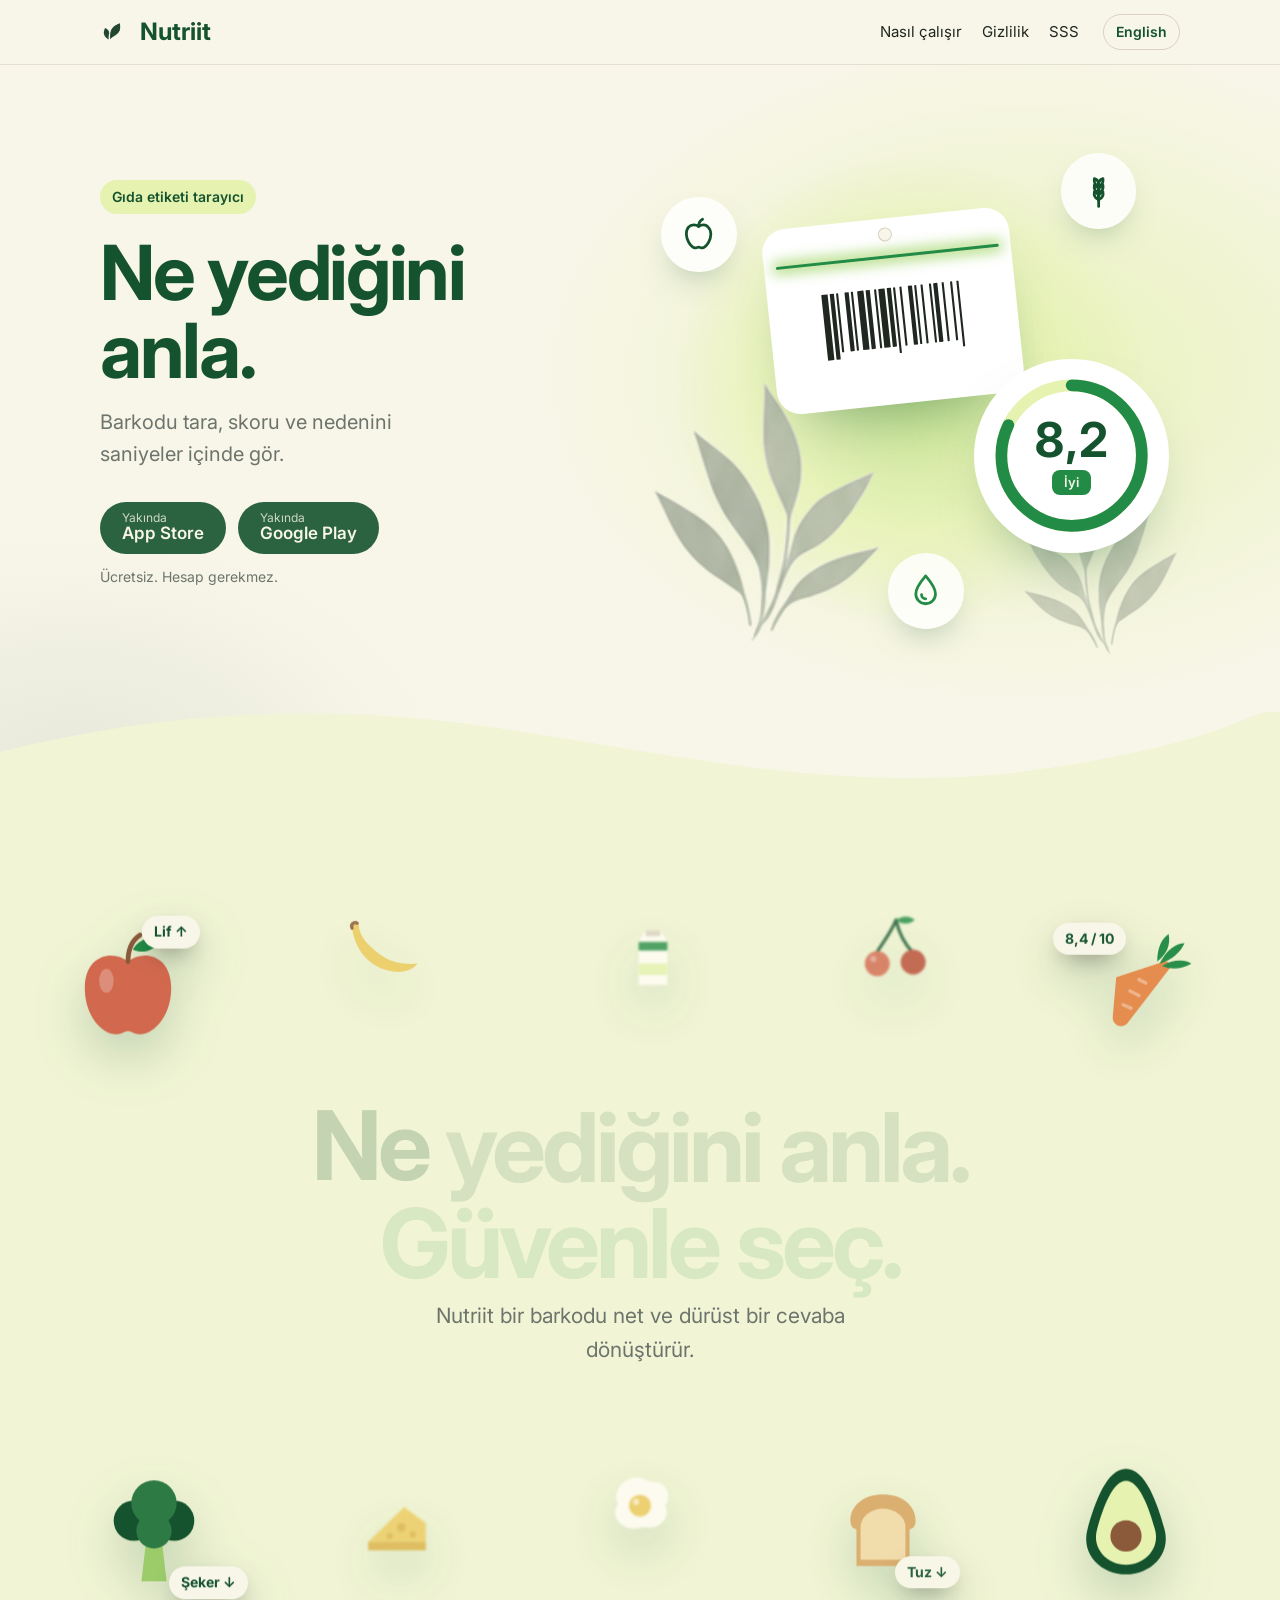
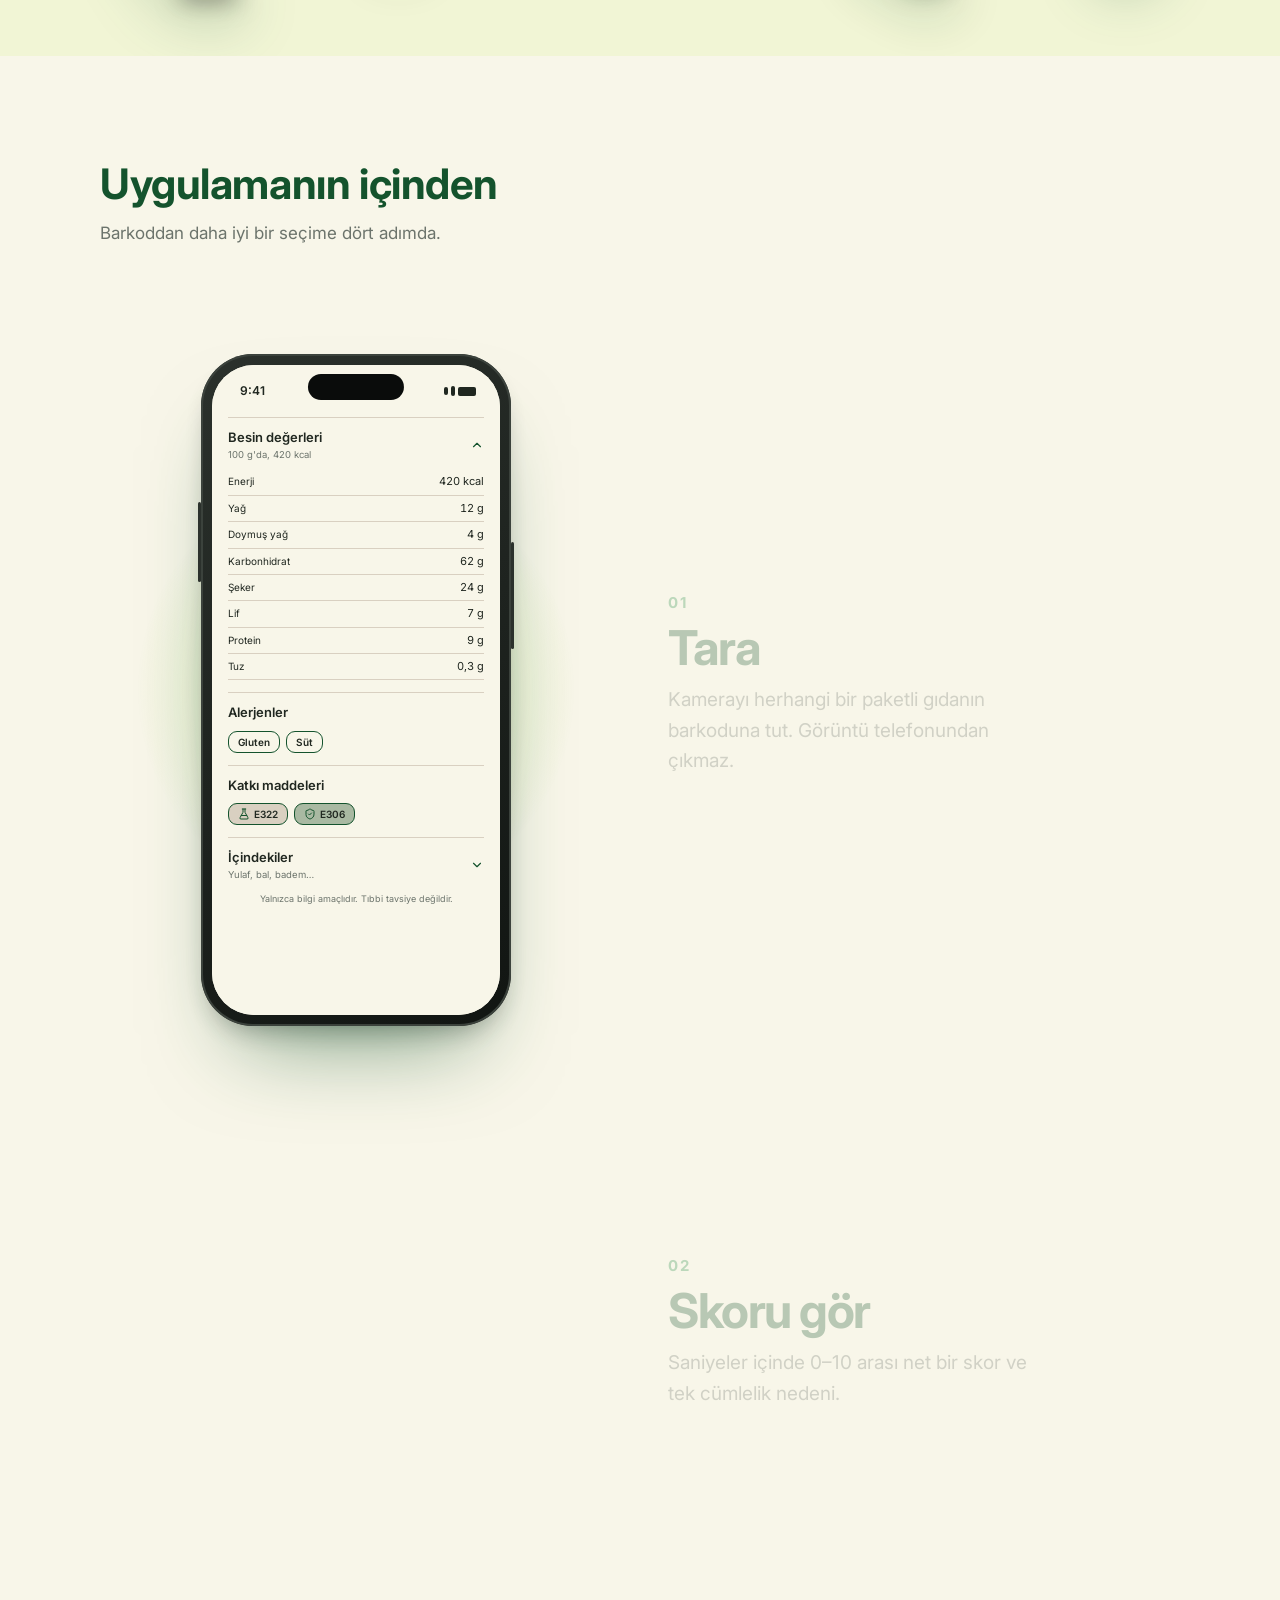
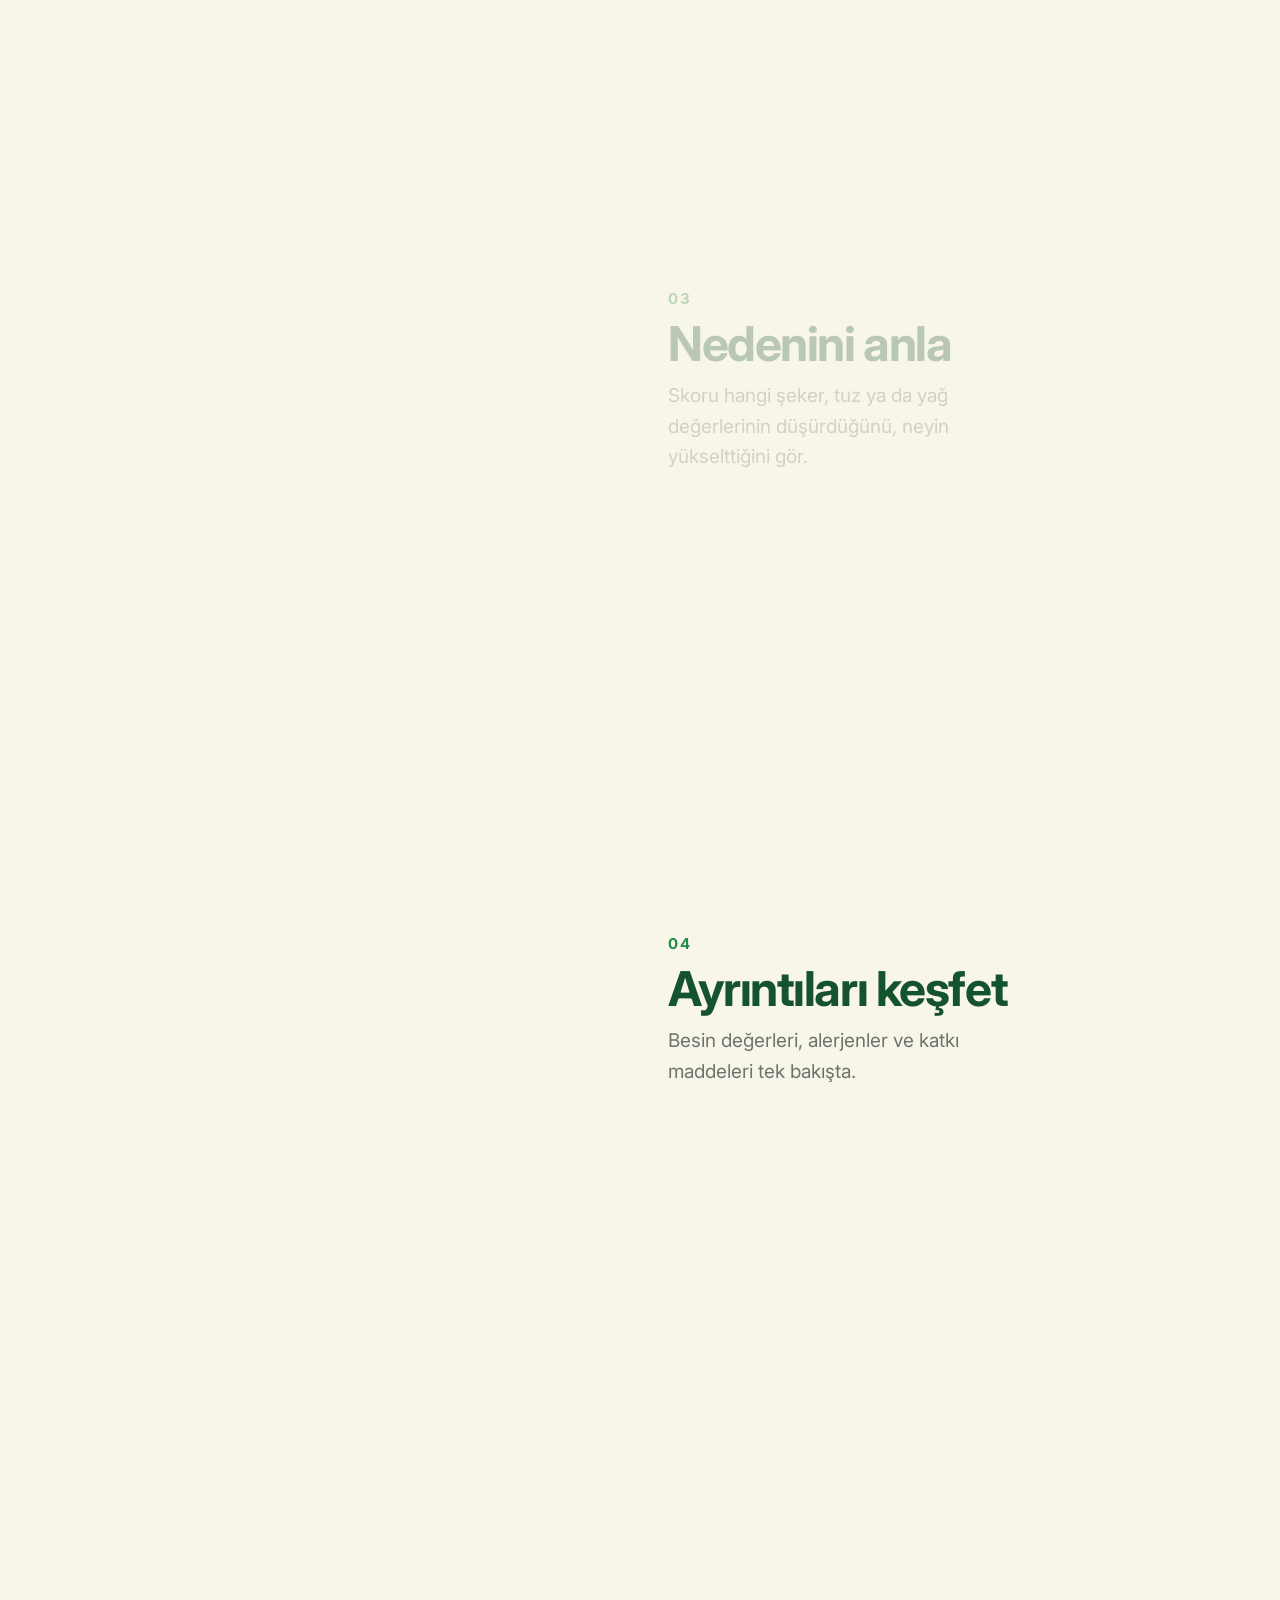
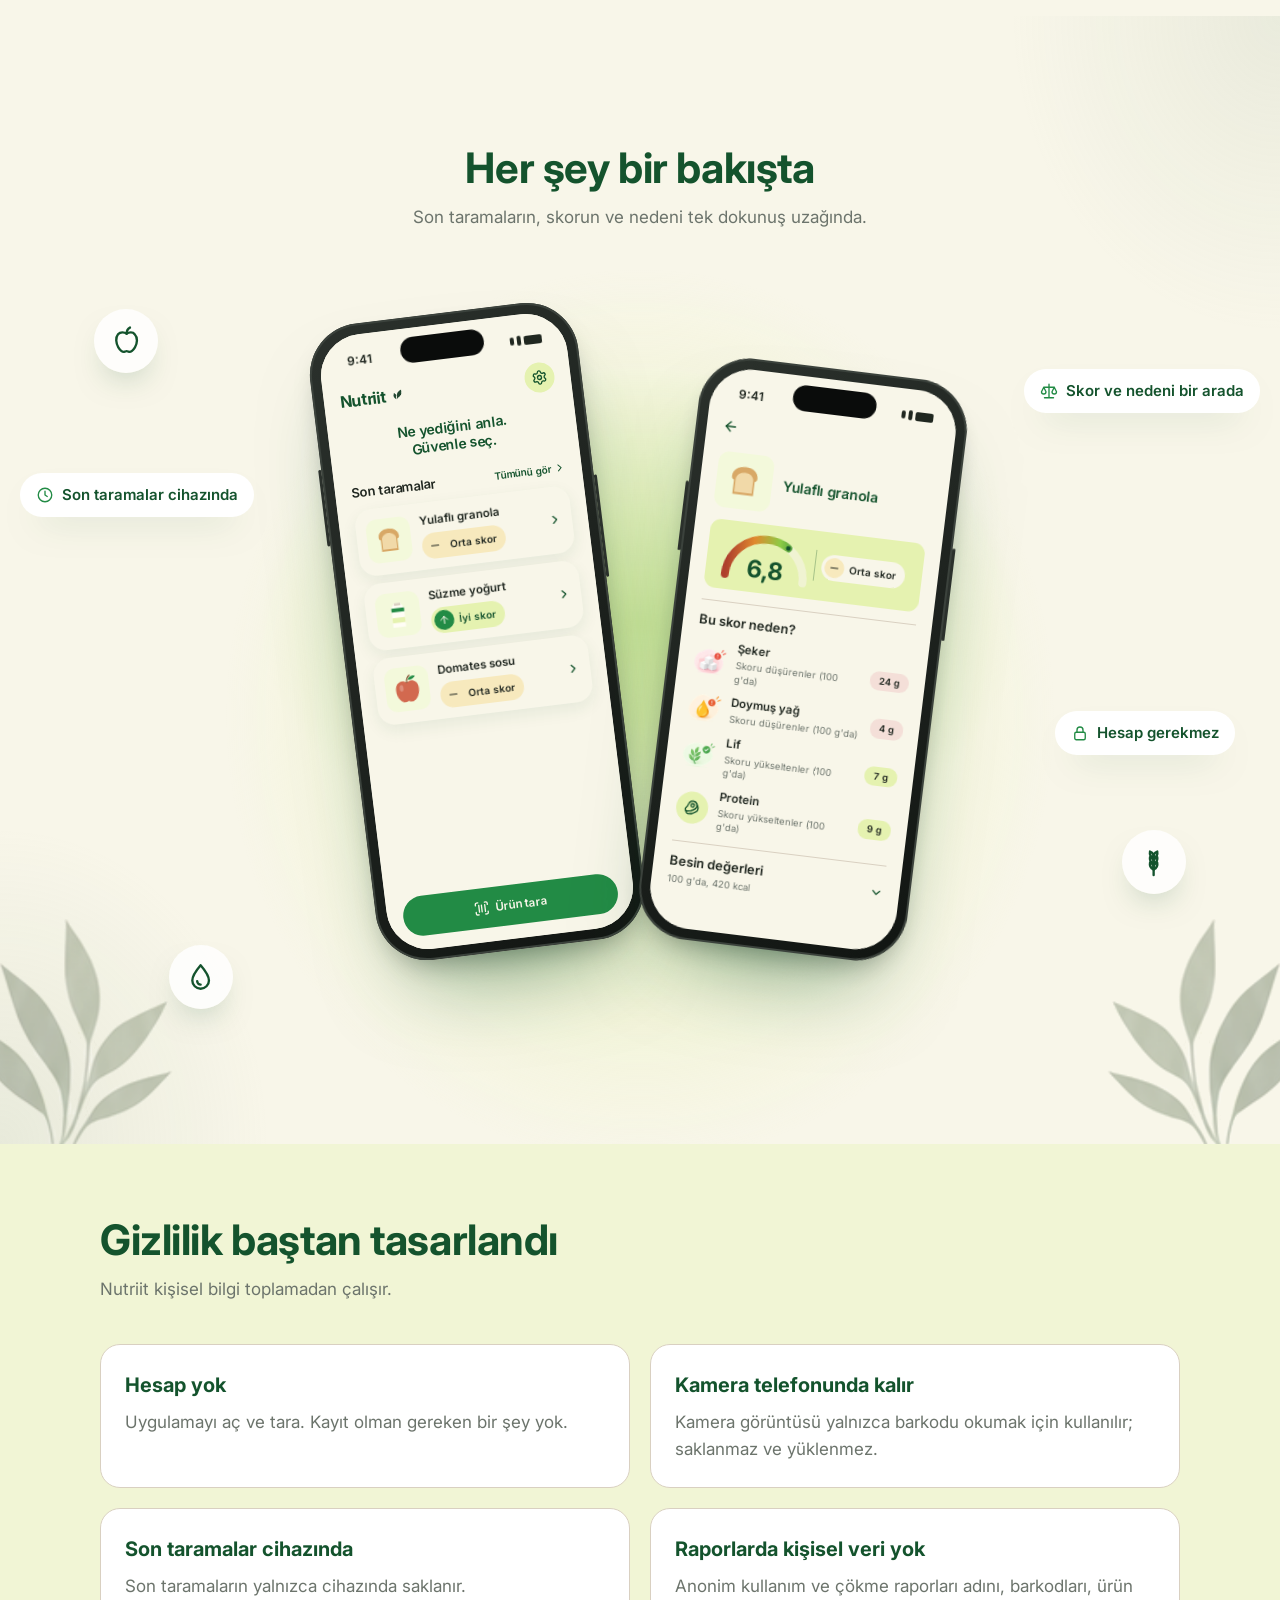
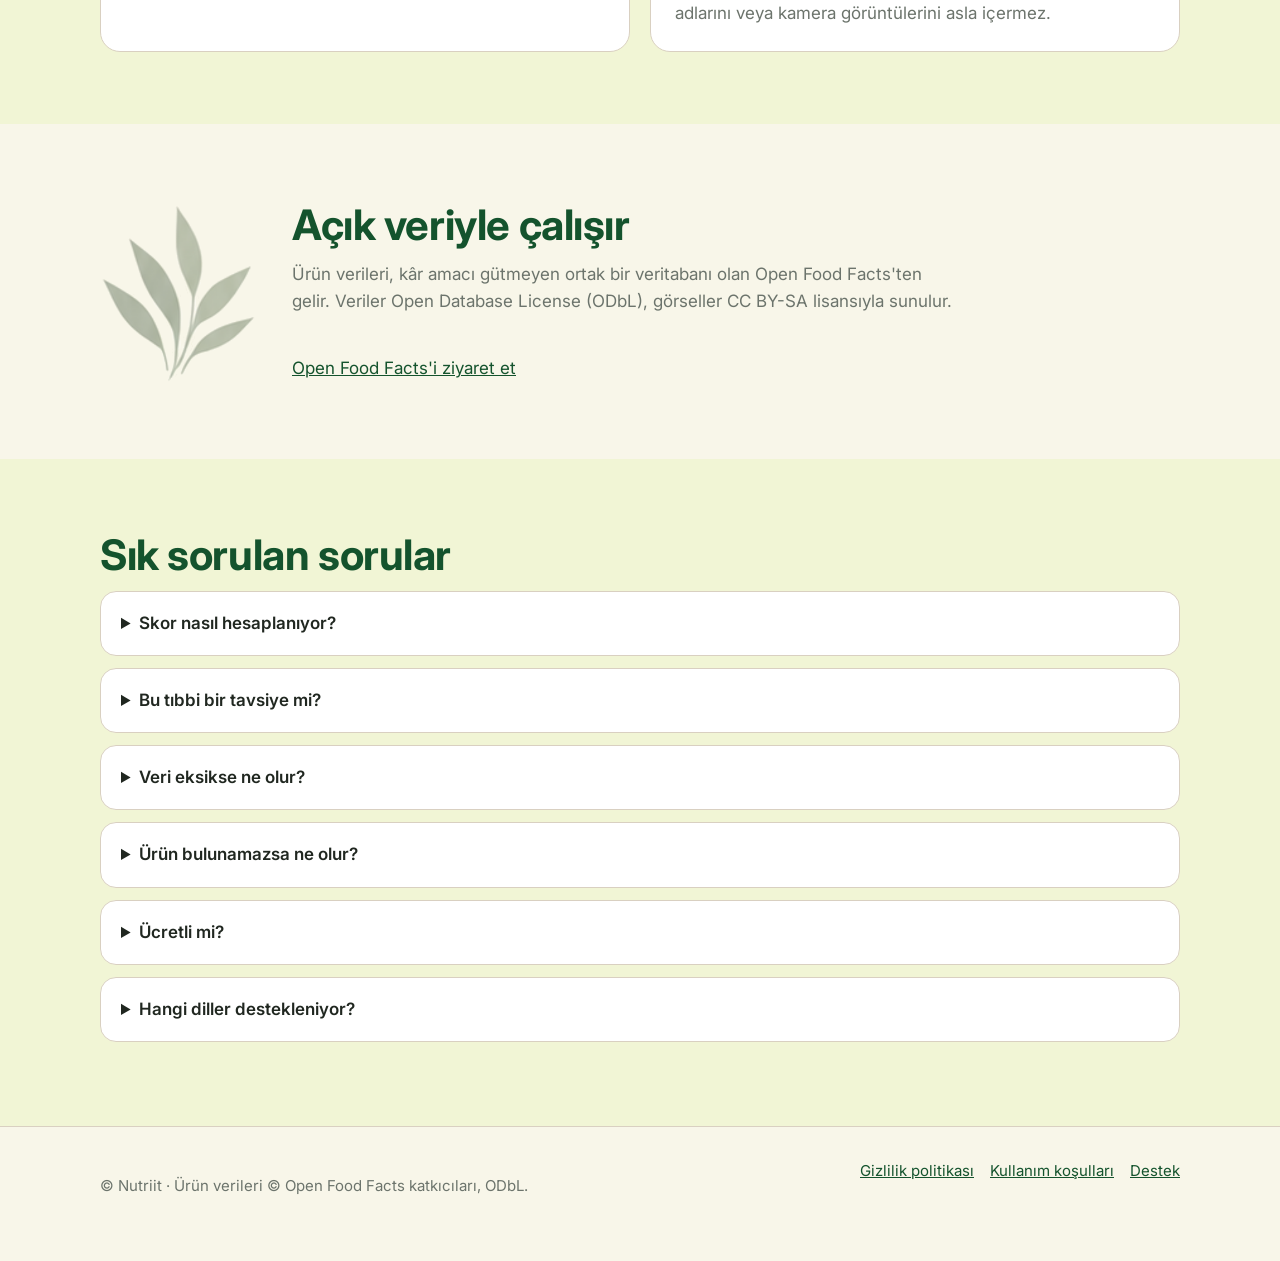
<file: tr/index.html>
<!doctype html>
<html lang="tr">
<head>
<meta charset="utf-8">
<meta name="viewport" content="width=device-width, initial-scale=1">
<title>Nutriit — Ne yediğini anla</title>
<meta name="description" content="Barkodu tara, besin skorunu ve nedenini net olarak gör. Hesap gerekmez.">
<meta name="theme-color" content="#F8F6E9">
<meta property="og:title" content="Nutriit — Ne yediğini anla">
<meta property="og:description" content="Barkodu tara, besin skorunu ve nedenini net olarak gör. Hesap gerekmez.">
<link rel="icon" href="../assets/app-icon.png">
<link rel="preconnect" href="https://fonts.googleapis.com">
<link rel="preconnect" href="https://fonts.gstatic.com" crossorigin>
<link href="https://fonts.googleapis.com/css2?family=Inter:wght@400;500;600;700&display=swap" rel="stylesheet">
<link rel="stylesheet" href="../assets/style.css">
<script>document.documentElement.classList.add('js')</script>
<script src="../assets/main.js" defer></script>
</head>
<body>
<a class="skip" href="#main">İçeriğe geç</a>
<header class="site">
  <nav class="wrap nav" aria-label="Ana menü">
    <a class="brand" href="index.html"><img src="../assets/leaf-mark.png" alt="" width="32"> Nutriit</a>
    <ul>
      <li><a href="index.html#how">Nasıl çalışır</a></li>
      <li><a href="index.html#privacy">Gizlilik</a></li>
      <li><a href="index.html#faq">SSS</a></li>
    </ul>
    <a class="lang" href="../index.html" hreflang="en" lang="en">English</a>
  </nav>
</header>
<main id="main">
<section class="hero">
  <div class="wrap hero-grid">
    <div class="hero-copy" data-reveal>
      <span class="eyebrow">Gıda etiketi tarayıcı</span>
      <h1>Ne yediğini anla.</h1>
      <p class="lead">Barkodu tara, skoru ve nedenini saniyeler içinde gör.</p>
      <div class="stores">
        <span class="store" aria-disabled="true"><span><small>Yakında</small>App Store</span></span>
        <span class="store" aria-disabled="true"><span><small>Yakında</small>Google Play</span></span>
      </div>
      <p class="note">Ücretsiz. Hesap gerekmez.</p>
    </div>
    <div class="scene" data-reveal role="img" aria-label="Taranan bir barkod ve yanında 10 üzerinden 8,2 İyi besin skoru">
      <svg width="0" height="0" class="defs" aria-hidden="true" focusable="false">
  <symbol id="leaf" viewBox="0 0 100 100"><path d="M50 4C82 22 88 66 50 96 18 66 18 22 50 4Z" fill="currentColor"/><path d="M50 16V88" stroke="#F8F6E9" stroke-opacity=".45" stroke-width="3" fill="none" stroke-linecap="round"/></symbol>
</svg>
      <div class="glow"></div>
      <img class="plant" src="../assets/plant.png" alt="">
      <img class="plant mirror" src="../assets/plant.png" alt="">
      <div class="seeds"><span style="--x:12%;--d:0s"></span><span style="--x:30%;--d:1.6s"></span><span style="--x:48%;--d:3.1s"></span><span style="--x:66%;--d:0.8s"></span><span style="--x:82%;--d:2.4s"></span><span style="--x:22%;--d:4s"></span><span style="--x:58%;--d:5s"></span></div>
      <svg class="leaf-fly l1"><use href="#leaf"/></svg><svg class="leaf-fly l2"><use href="#leaf"/></svg><svg class="leaf-fly l3"><use href="#leaf"/></svg><svg class="leaf-fly l4"><use href="#leaf"/></svg>
      <div class="tag"><svg class="barcode" viewBox="0 0 114 64" preserveAspectRatio="none" fill="currentColor"><rect x="4" y="4" width="4.8" height="58" rx="0.4"/><rect x="10.4" y="4" width="3.2" height="58" rx="0.4"/><rect x="15.200000000000001" y="4" width="1.6" height="52" rx="0.4"/><rect x="21.6" y="4" width="3.2" height="52" rx="0.4"/><rect x="26.400000000000002" y="4" width="1.6" height="52" rx="0.4"/><rect x="31.200000000000003" y="4" width="4.8" height="52" rx="0.4"/><rect x="37.6" y="4" width="3.2" height="52" rx="0.4"/><rect x="44.00000000000001" y="4" width="1.6" height="52" rx="0.4"/><rect x="47.20000000000001" y="4" width="4.8" height="52" rx="0.4"/><rect x="53.600000000000016" y="4" width="3.2" height="52" rx="0.4"/><rect x="58.40000000000002" y="4" width="1.6" height="58" rx="0.4"/><rect x="63.200000000000024" y="4" width="1.6" height="52" rx="0.4"/><rect x="69.60000000000002" y="4" width="3.2" height="52" rx="0.4"/><rect x="74.40000000000002" y="4" width="1.6" height="52" rx="0.4"/><rect x="79.20000000000002" y="4" width="1.6" height="52" rx="0.4"/><rect x="85.60000000000001" y="4" width="1.6" height="52" rx="0.4"/><rect x="88.8" y="4" width="3.2" height="52" rx="0.4"/><rect x="95.2" y="4" width="1.6" height="52" rx="0.4"/><rect x="101.6" y="4" width="1.6" height="52" rx="0.4"/><rect x="106.39999999999999" y="4" width="1.6" height="58" rx="0.4"/></svg><span class="scan"></span></div>
      <div class="seal">
        <svg class="ring" viewBox="0 0 100 100"><circle class="track" cx="50" cy="50" r="42"/><circle class="bar" cx="50" cy="50" r="42" style="--to:47.5"/></svg>
        <div class="seal-inner"><span class="seal-num" data-count="8.2">8,2</span><span class="seal-chip">İyi</span></div>
      </div>
      <span class="bubble b1"><svg viewBox="0 0 24 24" fill="none" stroke="currentColor" stroke-width="1.7" stroke-linecap="round" stroke-linejoin="round"><path d="M12 7c-1.5-1.2-4.5-1.6-6.2.4C3.8 9.8 4.3 14 6 16.8c1.3 2.1 3 3.7 4.6 3.2.6-.2 1-.4 1.4-.4s.8.2 1.4.4c1.6.5 3.3-1.1 4.6-3.2 1.7-2.8 2.2-7-.2-9.4C16.5 5.4 13.5 5.8 12 7Z"/><path d="M12 7c0-2 .8-3.6 2.4-4.4"/></svg></span>
      <span class="bubble b2"><svg viewBox="0 0 24 24" fill="none" stroke="currentColor" stroke-width="1.7" stroke-linecap="round" stroke-linejoin="round"><path d="M12 21V6"/><path d="M12 9c-2-1-3-3-2.6-5 2 .6 3 2.4 2.6 5Z"/><path d="M12 9c2-1 3-3 2.6-5-2 .6-3 2.4-2.6 5Z"/><path d="M12 13c-2-1-3-3-2.6-5 2 .6 3 2.4 2.6 5Z"/><path d="M12 13c2-1 3-3 2.6-5-2 .6-3 2.4-2.6 5Z"/><path d="M12 17c-2-1-3-3-2.6-5 2 .6 3 2.4 2.6 5Z"/><path d="M12 17c2-1 3-3 2.6-5-2 .6-3 2.4-2.6 5Z"/></svg></span>
      <span class="bubble b3"><svg viewBox="0 0 24 24" fill="none" stroke="currentColor" stroke-width="1.7" stroke-linecap="round" stroke-linejoin="round"><path d="M12 3s-6 7-6 11a6 6 0 0 0 12 0c0-4-6-11-6-11Z"/><path d="M9.5 14.5a2.5 2.5 0 0 0 2.5 2.5"/></svg></span>
    </div>
  </div>
  <svg class="ground" viewBox="0 0 1440 120" preserveAspectRatio="none" aria-hidden="true"><path d="M0 70C180 30 360 20 560 46s400 70 620 40 220-60 260-56V120H0Z" fill="currentColor"/></svg>
</section>

<section class="motto" data-scrub data-float style="--n:5">
  <div class="food-band top" aria-hidden="true"><div class="food" style="--x:10%;--y:50%;--z:1.0;--dur:14s;--del:-0.0s;--spin:50s"><div class="food-float"><svg viewBox="0 0 100 100" class="food-art" aria-hidden="true"><path d="M50 30C38 20 14 24 14 52c0 26 18 42 30 38 3-1 4-2 6-2s3 1 6 2c12 4 30-12 30-38 0-28-24-32-36-22Z" fill="var(--f-red)"/><path d="M50 30c0-10 4-18 10-22" stroke="var(--f-brown)" stroke-width="4" fill="none" stroke-linecap="round"/><path d="M54 20c6-10 18-12 24-8-6 9-16 12-24 8Z" fill="var(--fresh)"/><ellipse cx="32" cy="46" rx="6" ry="10" fill="#fff" opacity=".25"/></svg><span class="food-chip">Lif ↑</span></div></div><div class="food m-hide" style="--x:30%;--y:38%;--z:0.7;--dur:17s;--del:-1.7s;--spin:61s"><div class="food-float"><svg viewBox="0 0 100 100" class="food-art" aria-hidden="true"><path d="M12 30c4 30 26 52 56 52 10 0 18-4 22-10-14 2-30 0-44-10S20 40 20 26c0-4-8-2-8 4Z" fill="var(--f-yellow)"/><path d="M12 30c-2-4 2-8 6-6" stroke="var(--f-brown)" stroke-width="4" fill="none" stroke-linecap="round"/></svg></div></div><div class="food" style="--x:51%;--y:44%;--z:0.6;--dur:20s;--del:-3.4s;--spin:72s"><div class="food-float"><svg viewBox="0 0 100 100" class="food-art" aria-hidden="true"><path d="M30 30 40 14h20l10 16v60H30Z" fill="#FFFDF5"/><path d="M30 30h40v12H30Z" fill="var(--fresh)"/><path d="M40 14h20v8H40Z" fill="var(--stone)"/><path d="M30 60h40v16H30Z" fill="var(--soft-lime)"/></svg></div></div><div class="food m-hide" style="--x:70%;--y:40%;--z:0.65;--dur:14s;--del:-5.1s;--spin:83s"><div class="food-float"><svg viewBox="0 0 100 100" class="food-art" aria-hidden="true"><path d="M50 14c-6 16-18 30-26 44M50 14c4 18 10 30 22 42" stroke="var(--forest)" stroke-width="4" fill="none" stroke-linecap="round"/><path d="M50 14c8-6 18-6 24 0-8 6-16 6-24 0Z" fill="var(--fresh)"/><circle cx="26" cy="70" r="16" fill="var(--f-red)"/><circle cx="72" cy="68" r="16" fill="#B84A35"/><circle cx="21" cy="64" r="4" fill="#fff" opacity=".35"/></svg></div></div><div class="food" style="--x:89%;--y:52%;--z:0.95;--dur:17s;--del:-6.8s;--spin:54s"><div class="food-float"><svg viewBox="0 0 100 100" class="food-art" aria-hidden="true"><path d="M30 40 72 26c4-1 7 3 5 6L40 80c-5 6-14 2-13-6Z" fill="var(--f-orange)"/><path d="M68 28c6-12 14-18 22-18-4 8-10 14-22 18ZM70 30c10-6 20-6 26-2-8 4-16 6-26 2ZM66 26c0-12 4-20 10-24 2 10-2 18-10 24Z" fill="var(--fresh)"/><path d="M42 52l8 4M36 64l7 3M50 42l6 3" stroke="#fff" stroke-opacity=".35" stroke-width="3" stroke-linecap="round"/></svg><span class="food-chip left">8,4 / 10</span></div></div></div>
  <div class="wrap motto-inner">
    <p class="motto-text" aria-label="Ne yediğini anla. Güvenle seç."><span class="w" style="--i:0">Ne</span> <span class="w" style="--i:1">yediğini</span> <span class="w" style="--i:2">anla.</span><br><span class="w accent" style="--i:3">Güvenle</span> <span class="w accent" style="--i:4">seç.</span> </p>
    <p class="motto-sub" data-reveal>Nutriit bir barkodu net ve dürüst bir cevaba dönüştürür.</p>
  </div>
  <div class="food-band bottom" aria-hidden="true"><div class="food" style="--x:12%;--y:50%;--z:1.05;--dur:20s;--del:-8.5s;--spin:65s"><div class="food-float"><svg viewBox="0 0 100 100" class="food-art" aria-hidden="true"><path d="M44 58h12l4 34H40Z" fill="#9CCB6A"/><circle cx="34" cy="44" r="16" fill="var(--forest)"/><circle cx="66" cy="44" r="16" fill="var(--forest)"/><circle cx="50" cy="30" r="18" fill="#2E7A45"/><circle cx="50" cy="52" r="14" fill="#2E7A45"/></svg><span class="food-chip">Şeker ↓</span></div></div><div class="food m-hide" style="--x:31%;--y:56%;--z:0.6;--dur:14s;--del:-1.2s;--spin:76s"><div class="food-float"><svg viewBox="0 0 100 100" class="food-art" aria-hidden="true"><path d="M10 70 60 22l30 22v26Z" fill="var(--f-yellow)"/><path d="M10 70h80v12H10Z" fill="#D9AE3F"/><circle cx="56" cy="50" r="6" fill="#D9AE3F"/><circle cx="72" cy="60" r="4" fill="#D9AE3F"/><circle cx="40" cy="62" r="4" fill="#D9AE3F"/></svg></div></div><div class="food" style="--x:50%;--y:46%;--z:0.65;--dur:17s;--del:-2.9s;--spin:87s"><div class="food-float"><svg viewBox="0 0 100 100" class="food-art" aria-hidden="true"><path d="M22 50c-8-16 6-34 24-34 10 0 14 6 24 6 14 0 22 18 12 30 8 14-6 30-22 28-10-2-14 4-26 0-16-6-20-20-12-30Z" fill="#FFFDF5"/><circle cx="50" cy="52" r="14" fill="var(--f-yellow)"/><circle cx="45" cy="47" r="4" fill="#fff" opacity=".6"/></svg></div></div><div class="food" style="--x:69%;--y:54%;--z:0.85;--dur:20s;--del:-4.6s;--spin:58s"><div class="food-float"><svg viewBox="0 0 100 100" class="food-art" aria-hidden="true"><path d="M18 40c0-16 14-26 32-26s32 10 32 26c0 6-4 8-6 8v36H24V48c-2 0-6-2-6-8Z" fill="var(--f-tan)"/><path d="M28 46c0-10 10-18 22-18s22 8 22 18v32H28Z" fill="#F1D9A8"/></svg><span class="food-chip">Tuz ↓</span></div></div><div class="food" style="--x:88%;--y:48%;--z:1.0;--dur:14s;--del:-6.3s;--spin:69s"><div class="food-float"><svg viewBox="0 0 100 100" class="food-art" aria-hidden="true"><path d="M50 6C66 6 76 34 82 56c6 22-12 38-32 38S12 78 18 56C24 34 34 6 50 6Z" fill="var(--forest)"/><path d="M50 16c11 0 19 22 24 40 5 17-9 30-24 30S21 73 26 56c5-18 13-40 24-40Z" fill="var(--soft-lime)"/><circle cx="50" cy="62" r="13" fill="var(--f-brown)"/></svg></div></div></div>
</section>

<section id="how" class="tour" data-tour data-active="0">
  <div class="wrap">
    <div class="tour-head" data-reveal>
      <h2>Uygulamanın içinden</h2>
      <p class="section-lead">Barkoddan daha iyi bir seçime dört adımda.</p>
    </div>
    <div class="tour-grid">
      <div class="tour-sticky"><div class="tour-glow"></div><div class="iphone big"><div class="iphone-screen"><div class="tour-screen" data-screen="0"><div class="m-screen m-scanner"><div class="sb dark"><span>9:41</span><span class="sb-icons"><i></i><i></i><i></i></span></div><div class="m-cam"><span class="blob b1"></span><span class="blob b2"></span><span class="blob b3"></span></div><div class="m-top"><span class="m-round"><svg class="ui-icon " viewBox="0 0 24 24" fill="none" stroke="currentColor" stroke-width="2" stroke-linecap="round" stroke-linejoin="round" aria-hidden="true"><path d="M18 6 6 18"/><path d="m6 6 12 12"/></svg></span><span class="m-round"><svg class="ui-icon " viewBox="0 0 24 24" fill="none" stroke="currentColor" stroke-width="2" stroke-linecap="round" stroke-linejoin="round" aria-hidden="true"><path d="M18 6c0 2-2 2-2 4v10a2 2 0 0 1-2 2h-4a2 2 0 0 1-2-2V10c0-2-2-2-2-4V2h12z"/><path d="M6 6h12"/><path d="M12 12h.01"/></svg></span></div><div class="m-frame"><svg viewBox="0 0 280 240" class="m-corners" aria-hidden="true"><path d="M1.5 83.1V25.5A24 24 0 0 1 25.5 1.5h69.6M184.9 1.5h69.6a24 24 0 0 1 24 24v57.6M278.5 156.9v57.6a24 24 0 0 1-24 24h-69.6M95.1 238.5H25.5a24 24 0 0 1-24-24v-57.6" fill="none" stroke="#8CCB45" stroke-width="3" stroke-linecap="round"/></svg><div class="m-code"><i style="width:3px"></i><i style="width:1px"></i><i style="width:2px"></i><i style="width:1px"></i><i style="width:1px"></i><i style="width:3px"></i><i style="width:2px"></i><i style="width:1px"></i><i style="width:1px"></i><i style="width:2px"></i><i style="width:3px"></i><i style="width:1px"></i><i style="width:2px"></i><i style="width:2px"></i><i style="width:1px"></i><i style="width:1px"></i><i style="width:3px"></i><i style="width:1px"></i><i style="width:2px"></i><i style="width:1px"></i><i style="width:1px"></i><i style="width:2px"></i><i style="width:1px"></i><i style="width:3px"></i><i style="width:2px"></i><i style="width:1px"></i></div><span class="m-scanline"></span></div><div class="m-sheet"><span class="m-spin"></span><p>Ürün aranıyor…</p></div></div></div><div class="tour-screen" data-screen="1"><div class="m-screen m-detail"><div class="sb"><span>9:41</span><span class="sb-icons"><i></i><i></i><i></i></span></div><div class="m-scroll"><div class="m-appbar"><svg class="ui-icon " viewBox="0 0 24 24" fill="none" stroke="currentColor" stroke-width="2" stroke-linecap="round" stroke-linejoin="round" aria-hidden="true"><path d="m12 19-7-7 7-7"/><path d="M19 12H5"/></svg></div><div class="m-head"><span class="m-thumb"><svg viewBox="0 0 100 100" class="food-art" aria-hidden="true"><path d="M18 40c0-16 14-26 32-26s32 10 32 26c0 6-4 8-6 8v36H24V48c-2 0-6-2-6-8Z" fill="var(--f-tan)"/><path d="M28 46c0-10 10-18 22-18s22 8 22 18v32H28Z" fill="#F1D9A8"/></svg></span><p class="m-name">Yulaflı granola</p></div><div class="m-scorecard"><span><span class="m-gauge" style="--p:68"><svg viewBox="0 0 124 68" aria-hidden="true"><defs><linearGradient id="g-arc" x1="0" x2="1" y1="0" y2="0"><stop offset="0" stop-color="#AE3F2D"/><stop offset=".33" stop-color="#E0892E"/><stop offset=".66" stop-color="#8CCB45"/><stop offset="1" stop-color="#1E7A3D"/></linearGradient></defs><path d="M5.7 62a56.3 56.3 0 0 1 112.6 0" fill="none" stroke="#F8F6E9" stroke-opacity=".6" stroke-width="11.4" stroke-linecap="round"/><path class="m-arc" d="M5.7 62a56.3 56.3 0 0 1 112.6 0" pathLength="100" fill="none" stroke="url(#g-arc)" stroke-width="11.4" stroke-linecap="round"/><circle class="m-dot" cx="92.2" cy="14.5" r="3.4" fill="#14532D"/></svg><b data-count="6.8">6,8</b></span></span><i class="m-divider"></i><span><span class="m-rate fair on-ivory"><i><svg class="ui-icon " viewBox="0 0 24 24" fill="none" stroke="currentColor" stroke-width="2" stroke-linecap="round" stroke-linejoin="round" aria-hidden="true"><path d="M5 12h14"/></svg></i>Orta skor</span></span></div><div class="m-sec"><h4>Bu skor neden?</h4><div class="m-factor" style="--i:0"><span class="m-fv"><img src="../assets/factor-sugar.png" alt=""></span><span class="m-col"><b>Şeker</b><small>Skoru düşürenler (100 g'da)</small></span><span class="m-val neg">24 g</span></div><div class="m-factor" style="--i:1"><span class="m-fv"><img src="../assets/factor-fat.png" alt=""></span><span class="m-col"><b>Doymuş yağ</b><small>Skoru düşürenler (100 g'da)</small></span><span class="m-val neg">4 g</span></div><div class="m-factor" style="--i:2"><span class="m-fv"><img src="../assets/factor-fiber.png" alt=""></span><span class="m-col"><b>Lif</b><small>Skoru yükseltenler (100 g'da)</small></span><span class="m-val pos">7 g</span></div><div class="m-factor" style="--i:3"><span class="m-fv pos"><svg class="ui-icon " viewBox="0 0 24 24" fill="none" stroke="currentColor" stroke-width="2" stroke-linecap="round" stroke-linejoin="round" aria-hidden="true"><circle cx="12.5" cy="8.5" r="2.5"/><path d="M12.5 2a6.5 6.5 0 0 0-6.22 4.6c-1.1 3.13-.78 3.9-3.18 6.08A3 3 0 0 0 5 18c4 0 8.4-1.8 11.4-4.3A6.5 6.5 0 0 0 12.5 2Z"/><path d="m18.5 6 2.19 4.5a6.48 6.48 0 0 1 .31 2 6.49 6.49 0 0 1-2.6 5.2C15.4 20.2 11 22 7 22a3 3 0 0 1-2.68-1.66L2.4 16.5"/></svg></span><span class="m-col"><b>Protein</b><small>Skoru yükseltenler (100 g'da)</small></span><span class="m-val pos">9 g</span></div></div><div class="m-exp"><span class="m-col"><b>Besin değerleri</b><small>100 g'da, 420 kcal</small></span><svg class="ui-icon m-chev" viewBox="0 0 24 24" fill="none" stroke="currentColor" stroke-width="2" stroke-linecap="round" stroke-linejoin="round" aria-hidden="true"><path d="m6 9 6 6 6-6"/></svg></div></div></div></div><div class="tour-screen" data-screen="2"><div class="m-screen m-detail"><div class="sb"><span>9:41</span><span class="sb-icons"><i></i><i></i><i></i></span></div><div class="m-scroll m-shift"><div class="m-scorecard"><span><span class="m-gauge" style="--p:68"><svg viewBox="0 0 124 68" aria-hidden="true"><defs><linearGradient id="g-arc" x1="0" x2="1" y1="0" y2="0"><stop offset="0" stop-color="#AE3F2D"/><stop offset=".33" stop-color="#E0892E"/><stop offset=".66" stop-color="#8CCB45"/><stop offset="1" stop-color="#1E7A3D"/></linearGradient></defs><path d="M5.7 62a56.3 56.3 0 0 1 112.6 0" fill="none" stroke="#F8F6E9" stroke-opacity=".6" stroke-width="11.4" stroke-linecap="round"/><path class="m-arc" d="M5.7 62a56.3 56.3 0 0 1 112.6 0" pathLength="100" fill="none" stroke="url(#g-arc)" stroke-width="11.4" stroke-linecap="round"/><circle class="m-dot" cx="92.2" cy="14.5" r="3.4" fill="#14532D"/></svg><b>6,8</b></span></span><i class="m-divider"></i><span><span class="m-rate fair on-ivory"><i><svg class="ui-icon " viewBox="0 0 24 24" fill="none" stroke="currentColor" stroke-width="2" stroke-linecap="round" stroke-linejoin="round" aria-hidden="true"><path d="M5 12h14"/></svg></i>Orta skor</span></span></div><div class="m-sec"><h4>Bu skor neden?</h4><div class="m-factor" style="--i:0"><span class="m-fv"><img src="../assets/factor-sugar.png" alt=""></span><span class="m-col"><b>Şeker</b><small>Skoru düşürenler (100 g'da)</small></span><span class="m-val neg">24 g</span></div><div class="m-factor" style="--i:1"><span class="m-fv"><img src="../assets/factor-fat.png" alt=""></span><span class="m-col"><b>Doymuş yağ</b><small>Skoru düşürenler (100 g'da)</small></span><span class="m-val neg">4 g</span></div><div class="m-factor" style="--i:2"><span class="m-fv"><img src="../assets/factor-fiber.png" alt=""></span><span class="m-col"><b>Lif</b><small>Skoru yükseltenler (100 g'da)</small></span><span class="m-val pos">7 g</span></div><div class="m-factor" style="--i:3"><span class="m-fv pos"><svg class="ui-icon " viewBox="0 0 24 24" fill="none" stroke="currentColor" stroke-width="2" stroke-linecap="round" stroke-linejoin="round" aria-hidden="true"><circle cx="12.5" cy="8.5" r="2.5"/><path d="M12.5 2a6.5 6.5 0 0 0-6.22 4.6c-1.1 3.13-.78 3.9-3.18 6.08A3 3 0 0 0 5 18c4 0 8.4-1.8 11.4-4.3A6.5 6.5 0 0 0 12.5 2Z"/><path d="m18.5 6 2.19 4.5a6.48 6.48 0 0 1 .31 2 6.49 6.49 0 0 1-2.6 5.2C15.4 20.2 11 22 7 22a3 3 0 0 1-2.68-1.66L2.4 16.5"/></svg></span><span class="m-col"><b>Protein</b><small>Skoru yükseltenler (100 g'da)</small></span><span class="m-val pos">9 g</span></div></div><div class="m-exp"><span class="m-col"><b>Besin değerleri</b><small>100 g'da, 420 kcal</small></span><svg class="ui-icon m-chev" viewBox="0 0 24 24" fill="none" stroke="currentColor" stroke-width="2" stroke-linecap="round" stroke-linejoin="round" aria-hidden="true"><path d="m6 9 6 6 6-6"/></svg></div><div class="m-sec"><h4>Alerjenler</h4><div class="m-chips"><span>Gluten</span><span>Süt</span></div></div><div class="m-exp"><span class="m-col"><b>İçindekiler</b><small>Yulaf, bal, badem…</small></span><svg class="ui-icon m-chev" viewBox="0 0 24 24" fill="none" stroke="currentColor" stroke-width="2" stroke-linecap="round" stroke-linejoin="round" aria-hidden="true"><path d="m6 9 6 6 6-6"/></svg></div></div></div></div><div class="tour-screen" data-screen="3"><div class="m-screen m-detail"><div class="sb"><span>9:41</span><span class="sb-icons"><i></i><i></i><i></i></span></div><div class="m-scroll m-shift"><div class="m-exp"><span class="m-col"><b>Besin değerleri</b><small>100 g'da, 420 kcal</small></span><svg class="ui-icon m-chev open" viewBox="0 0 24 24" fill="none" stroke="currentColor" stroke-width="2" stroke-linecap="round" stroke-linejoin="round" aria-hidden="true"><path d="m6 9 6 6 6-6"/></svg></div><div class="m-table"><div class="m-row"><span>Enerji</span><b>420 kcal</b></div><div class="m-row"><span>Yağ</span><b>12 g</b></div><div class="m-row"><span>Doymuş yağ</span><b>4 g</b></div><div class="m-row"><span>Karbonhidrat</span><b>62 g</b></div><div class="m-row"><span>Şeker</span><b>24 g</b></div><div class="m-row"><span>Lif</span><b>7 g</b></div><div class="m-row"><span>Protein</span><b>9 g</b></div><div class="m-row"><span>Tuz</span><b>0,3 g</b></div></div><div class="m-sec"><h4>Alerjenler</h4><div class="m-chips"><span>Gluten</span><span>Süt</span></div></div><div class="m-sec"><h4>Katkı maddeleri</h4><div class="m-chips"><span class="m-add other"><svg class="ui-icon " viewBox="0 0 24 24" fill="none" stroke="currentColor" stroke-width="2" stroke-linecap="round" stroke-linejoin="round" aria-hidden="true"><path d="M14 2v6a2 2 0 0 0 .245.96l5.51 10.08A2 2 0 0 1 18 22H6a2 2 0 0 1-1.755-2.96l5.51-10.08A2 2 0 0 0 10 8V2"/><path d="M6.453 15h11.094"/><path d="M8.5 2h7"/></svg>E322</span><span class="m-add guard"><svg class="ui-icon " viewBox="0 0 24 24" fill="none" stroke="currentColor" stroke-width="2" stroke-linecap="round" stroke-linejoin="round" aria-hidden="true"><path d="M20 13c0 5-3.5 7.5-7.66 8.95a1 1 0 0 1-.67-.01C7.5 20.5 4 18 4 13V6a1 1 0 0 1 1-1c2 0 4.5-1.2 6.24-2.72a1.17 1.17 0 0 1 1.52 0C14.51 3.81 17 5 19 5a1 1 0 0 1 1 1z"/><path d="m9 12 2 2 4-4"/></svg>E306</span></div></div><div class="m-exp"><span class="m-col"><b>İçindekiler</b><small>Yulaf, bal, badem…</small></span><svg class="ui-icon m-chev" viewBox="0 0 24 24" fill="none" stroke="currentColor" stroke-width="2" stroke-linecap="round" stroke-linejoin="round" aria-hidden="true"><path d="m6 9 6 6 6-6"/></svg></div><p class="m-note">Yalnızca bilgi amaçlıdır. Tıbbi tavsiye değildir.</p></div></div></div></div><span class="island"></span></div></div>
      <div class="tour-steps"><article class="tour-step" data-step="0">
      <span class="tour-num">01</span>
      <h3>Tara</h3>
      <p>Kamerayı herhangi bir paketli gıdanın barkoduna tut. Görüntü telefonundan çıkmaz.</p>
      <div class="tour-inline"><div class="iphone small"><div class="iphone-screen"><div class="m-screen m-scanner"><div class="sb dark"><span>9:41</span><span class="sb-icons"><i></i><i></i><i></i></span></div><div class="m-cam"><span class="blob b1"></span><span class="blob b2"></span><span class="blob b3"></span></div><div class="m-top"><span class="m-round"><svg class="ui-icon " viewBox="0 0 24 24" fill="none" stroke="currentColor" stroke-width="2" stroke-linecap="round" stroke-linejoin="round" aria-hidden="true"><path d="M18 6 6 18"/><path d="m6 6 12 12"/></svg></span><span class="m-round"><svg class="ui-icon " viewBox="0 0 24 24" fill="none" stroke="currentColor" stroke-width="2" stroke-linecap="round" stroke-linejoin="round" aria-hidden="true"><path d="M18 6c0 2-2 2-2 4v10a2 2 0 0 1-2 2h-4a2 2 0 0 1-2-2V10c0-2-2-2-2-4V2h12z"/><path d="M6 6h12"/><path d="M12 12h.01"/></svg></span></div><div class="m-frame"><svg viewBox="0 0 280 240" class="m-corners" aria-hidden="true"><path d="M1.5 83.1V25.5A24 24 0 0 1 25.5 1.5h69.6M184.9 1.5h69.6a24 24 0 0 1 24 24v57.6M278.5 156.9v57.6a24 24 0 0 1-24 24h-69.6M95.1 238.5H25.5a24 24 0 0 1-24-24v-57.6" fill="none" stroke="#8CCB45" stroke-width="3" stroke-linecap="round"/></svg><div class="m-code"><i style="width:3px"></i><i style="width:1px"></i><i style="width:2px"></i><i style="width:1px"></i><i style="width:1px"></i><i style="width:3px"></i><i style="width:2px"></i><i style="width:1px"></i><i style="width:1px"></i><i style="width:2px"></i><i style="width:3px"></i><i style="width:1px"></i><i style="width:2px"></i><i style="width:2px"></i><i style="width:1px"></i><i style="width:1px"></i><i style="width:3px"></i><i style="width:1px"></i><i style="width:2px"></i><i style="width:1px"></i><i style="width:1px"></i><i style="width:2px"></i><i style="width:1px"></i><i style="width:3px"></i><i style="width:2px"></i><i style="width:1px"></i></div><span class="m-scanline"></span></div><div class="m-sheet"><span class="m-spin"></span><p>Ürün aranıyor…</p></div></div></div><span class="island"></span></div></div>
    </article><article class="tour-step" data-step="1">
      <span class="tour-num">02</span>
      <h3>Skoru gör</h3>
      <p>Saniyeler içinde 0–10 arası net bir skor ve tek cümlelik nedeni.</p>
      <div class="tour-inline"><div class="iphone small"><div class="iphone-screen"><div class="m-screen m-detail"><div class="sb"><span>9:41</span><span class="sb-icons"><i></i><i></i><i></i></span></div><div class="m-scroll"><div class="m-appbar"><svg class="ui-icon " viewBox="0 0 24 24" fill="none" stroke="currentColor" stroke-width="2" stroke-linecap="round" stroke-linejoin="round" aria-hidden="true"><path d="m12 19-7-7 7-7"/><path d="M19 12H5"/></svg></div><div class="m-head"><span class="m-thumb"><svg viewBox="0 0 100 100" class="food-art" aria-hidden="true"><path d="M18 40c0-16 14-26 32-26s32 10 32 26c0 6-4 8-6 8v36H24V48c-2 0-6-2-6-8Z" fill="var(--f-tan)"/><path d="M28 46c0-10 10-18 22-18s22 8 22 18v32H28Z" fill="#F1D9A8"/></svg></span><p class="m-name">Yulaflı granola</p></div><div class="m-scorecard"><span><span class="m-gauge" style="--p:68"><svg viewBox="0 0 124 68" aria-hidden="true"><defs><linearGradient id="g-arc" x1="0" x2="1" y1="0" y2="0"><stop offset="0" stop-color="#AE3F2D"/><stop offset=".33" stop-color="#E0892E"/><stop offset=".66" stop-color="#8CCB45"/><stop offset="1" stop-color="#1E7A3D"/></linearGradient></defs><path d="M5.7 62a56.3 56.3 0 0 1 112.6 0" fill="none" stroke="#F8F6E9" stroke-opacity=".6" stroke-width="11.4" stroke-linecap="round"/><path class="m-arc" d="M5.7 62a56.3 56.3 0 0 1 112.6 0" pathLength="100" fill="none" stroke="url(#g-arc)" stroke-width="11.4" stroke-linecap="round"/><circle class="m-dot" cx="92.2" cy="14.5" r="3.4" fill="#14532D"/></svg><b data-count="6.8">6,8</b></span></span><i class="m-divider"></i><span><span class="m-rate fair on-ivory"><i><svg class="ui-icon " viewBox="0 0 24 24" fill="none" stroke="currentColor" stroke-width="2" stroke-linecap="round" stroke-linejoin="round" aria-hidden="true"><path d="M5 12h14"/></svg></i>Orta skor</span></span></div><div class="m-sec"><h4>Bu skor neden?</h4><div class="m-factor" style="--i:0"><span class="m-fv"><img src="../assets/factor-sugar.png" alt=""></span><span class="m-col"><b>Şeker</b><small>Skoru düşürenler (100 g'da)</small></span><span class="m-val neg">24 g</span></div><div class="m-factor" style="--i:1"><span class="m-fv"><img src="../assets/factor-fat.png" alt=""></span><span class="m-col"><b>Doymuş yağ</b><small>Skoru düşürenler (100 g'da)</small></span><span class="m-val neg">4 g</span></div><div class="m-factor" style="--i:2"><span class="m-fv"><img src="../assets/factor-fiber.png" alt=""></span><span class="m-col"><b>Lif</b><small>Skoru yükseltenler (100 g'da)</small></span><span class="m-val pos">7 g</span></div><div class="m-factor" style="--i:3"><span class="m-fv pos"><svg class="ui-icon " viewBox="0 0 24 24" fill="none" stroke="currentColor" stroke-width="2" stroke-linecap="round" stroke-linejoin="round" aria-hidden="true"><circle cx="12.5" cy="8.5" r="2.5"/><path d="M12.5 2a6.5 6.5 0 0 0-6.22 4.6c-1.1 3.13-.78 3.9-3.18 6.08A3 3 0 0 0 5 18c4 0 8.4-1.8 11.4-4.3A6.5 6.5 0 0 0 12.5 2Z"/><path d="m18.5 6 2.19 4.5a6.48 6.48 0 0 1 .31 2 6.49 6.49 0 0 1-2.6 5.2C15.4 20.2 11 22 7 22a3 3 0 0 1-2.68-1.66L2.4 16.5"/></svg></span><span class="m-col"><b>Protein</b><small>Skoru yükseltenler (100 g'da)</small></span><span class="m-val pos">9 g</span></div></div><div class="m-exp"><span class="m-col"><b>Besin değerleri</b><small>100 g'da, 420 kcal</small></span><svg class="ui-icon m-chev" viewBox="0 0 24 24" fill="none" stroke="currentColor" stroke-width="2" stroke-linecap="round" stroke-linejoin="round" aria-hidden="true"><path d="m6 9 6 6 6-6"/></svg></div></div></div></div><span class="island"></span></div></div>
    </article><article class="tour-step" data-step="2">
      <span class="tour-num">03</span>
      <h3>Nedenini anla</h3>
      <p>Skoru hangi şeker, tuz ya da yağ değerlerinin düşürdüğünü, neyin yükselttiğini gör.</p>
      <div class="tour-inline"><div class="iphone small"><div class="iphone-screen"><div class="m-screen m-detail"><div class="sb"><span>9:41</span><span class="sb-icons"><i></i><i></i><i></i></span></div><div class="m-scroll m-shift"><div class="m-scorecard"><span><span class="m-gauge" style="--p:68"><svg viewBox="0 0 124 68" aria-hidden="true"><defs><linearGradient id="g-arc" x1="0" x2="1" y1="0" y2="0"><stop offset="0" stop-color="#AE3F2D"/><stop offset=".33" stop-color="#E0892E"/><stop offset=".66" stop-color="#8CCB45"/><stop offset="1" stop-color="#1E7A3D"/></linearGradient></defs><path d="M5.7 62a56.3 56.3 0 0 1 112.6 0" fill="none" stroke="#F8F6E9" stroke-opacity=".6" stroke-width="11.4" stroke-linecap="round"/><path class="m-arc" d="M5.7 62a56.3 56.3 0 0 1 112.6 0" pathLength="100" fill="none" stroke="url(#g-arc)" stroke-width="11.4" stroke-linecap="round"/><circle class="m-dot" cx="92.2" cy="14.5" r="3.4" fill="#14532D"/></svg><b>6,8</b></span></span><i class="m-divider"></i><span><span class="m-rate fair on-ivory"><i><svg class="ui-icon " viewBox="0 0 24 24" fill="none" stroke="currentColor" stroke-width="2" stroke-linecap="round" stroke-linejoin="round" aria-hidden="true"><path d="M5 12h14"/></svg></i>Orta skor</span></span></div><div class="m-sec"><h4>Bu skor neden?</h4><div class="m-factor" style="--i:0"><span class="m-fv"><img src="../assets/factor-sugar.png" alt=""></span><span class="m-col"><b>Şeker</b><small>Skoru düşürenler (100 g'da)</small></span><span class="m-val neg">24 g</span></div><div class="m-factor" style="--i:1"><span class="m-fv"><img src="../assets/factor-fat.png" alt=""></span><span class="m-col"><b>Doymuş yağ</b><small>Skoru düşürenler (100 g'da)</small></span><span class="m-val neg">4 g</span></div><div class="m-factor" style="--i:2"><span class="m-fv"><img src="../assets/factor-fiber.png" alt=""></span><span class="m-col"><b>Lif</b><small>Skoru yükseltenler (100 g'da)</small></span><span class="m-val pos">7 g</span></div><div class="m-factor" style="--i:3"><span class="m-fv pos"><svg class="ui-icon " viewBox="0 0 24 24" fill="none" stroke="currentColor" stroke-width="2" stroke-linecap="round" stroke-linejoin="round" aria-hidden="true"><circle cx="12.5" cy="8.5" r="2.5"/><path d="M12.5 2a6.5 6.5 0 0 0-6.22 4.6c-1.1 3.13-.78 3.9-3.18 6.08A3 3 0 0 0 5 18c4 0 8.4-1.8 11.4-4.3A6.5 6.5 0 0 0 12.5 2Z"/><path d="m18.5 6 2.19 4.5a6.48 6.48 0 0 1 .31 2 6.49 6.49 0 0 1-2.6 5.2C15.4 20.2 11 22 7 22a3 3 0 0 1-2.68-1.66L2.4 16.5"/></svg></span><span class="m-col"><b>Protein</b><small>Skoru yükseltenler (100 g'da)</small></span><span class="m-val pos">9 g</span></div></div><div class="m-exp"><span class="m-col"><b>Besin değerleri</b><small>100 g'da, 420 kcal</small></span><svg class="ui-icon m-chev" viewBox="0 0 24 24" fill="none" stroke="currentColor" stroke-width="2" stroke-linecap="round" stroke-linejoin="round" aria-hidden="true"><path d="m6 9 6 6 6-6"/></svg></div><div class="m-sec"><h4>Alerjenler</h4><div class="m-chips"><span>Gluten</span><span>Süt</span></div></div><div class="m-exp"><span class="m-col"><b>İçindekiler</b><small>Yulaf, bal, badem…</small></span><svg class="ui-icon m-chev" viewBox="0 0 24 24" fill="none" stroke="currentColor" stroke-width="2" stroke-linecap="round" stroke-linejoin="round" aria-hidden="true"><path d="m6 9 6 6 6-6"/></svg></div></div></div></div><span class="island"></span></div></div>
    </article><article class="tour-step" data-step="3">
      <span class="tour-num">04</span>
      <h3>Ayrıntıları keşfet</h3>
      <p>Besin değerleri, alerjenler ve katkı maddeleri tek bakışta.</p>
      <div class="tour-inline"><div class="iphone small"><div class="iphone-screen"><div class="m-screen m-detail"><div class="sb"><span>9:41</span><span class="sb-icons"><i></i><i></i><i></i></span></div><div class="m-scroll m-shift"><div class="m-exp"><span class="m-col"><b>Besin değerleri</b><small>100 g'da, 420 kcal</small></span><svg class="ui-icon m-chev open" viewBox="0 0 24 24" fill="none" stroke="currentColor" stroke-width="2" stroke-linecap="round" stroke-linejoin="round" aria-hidden="true"><path d="m6 9 6 6 6-6"/></svg></div><div class="m-table"><div class="m-row"><span>Enerji</span><b>420 kcal</b></div><div class="m-row"><span>Yağ</span><b>12 g</b></div><div class="m-row"><span>Doymuş yağ</span><b>4 g</b></div><div class="m-row"><span>Karbonhidrat</span><b>62 g</b></div><div class="m-row"><span>Şeker</span><b>24 g</b></div><div class="m-row"><span>Lif</span><b>7 g</b></div><div class="m-row"><span>Protein</span><b>9 g</b></div><div class="m-row"><span>Tuz</span><b>0,3 g</b></div></div><div class="m-sec"><h4>Alerjenler</h4><div class="m-chips"><span>Gluten</span><span>Süt</span></div></div><div class="m-sec"><h4>Katkı maddeleri</h4><div class="m-chips"><span class="m-add other"><svg class="ui-icon " viewBox="0 0 24 24" fill="none" stroke="currentColor" stroke-width="2" stroke-linecap="round" stroke-linejoin="round" aria-hidden="true"><path d="M14 2v6a2 2 0 0 0 .245.96l5.51 10.08A2 2 0 0 1 18 22H6a2 2 0 0 1-1.755-2.96l5.51-10.08A2 2 0 0 0 10 8V2"/><path d="M6.453 15h11.094"/><path d="M8.5 2h7"/></svg>E322</span><span class="m-add guard"><svg class="ui-icon " viewBox="0 0 24 24" fill="none" stroke="currentColor" stroke-width="2" stroke-linecap="round" stroke-linejoin="round" aria-hidden="true"><path d="M20 13c0 5-3.5 7.5-7.66 8.95a1 1 0 0 1-.67-.01C7.5 20.5 4 18 4 13V6a1 1 0 0 1 1-1c2 0 4.5-1.2 6.24-2.72a1.17 1.17 0 0 1 1.52 0C14.51 3.81 17 5 19 5a1 1 0 0 1 1 1z"/><path d="m9 12 2 2 4-4"/></svg>E306</span></div></div><div class="m-exp"><span class="m-col"><b>İçindekiler</b><small>Yulaf, bal, badem…</small></span><svg class="ui-icon m-chev" viewBox="0 0 24 24" fill="none" stroke="currentColor" stroke-width="2" stroke-linecap="round" stroke-linejoin="round" aria-hidden="true"><path d="m6 9 6 6 6-6"/></svg></div><p class="m-note">Yalnızca bilgi amaçlıdır. Tıbbi tavsiye değildir.</p></div></div></div><span class="island"></span></div></div>
    </article></div>
    </div>
  </div>
</section>

<section class="showcase">
  <img class="show-plant left" src="../assets/plant.png" alt="">
  <img class="show-plant right" src="../assets/plant.png" alt="">
  <div class="wrap">
    <div class="show-head" data-reveal>
      <h2>Her şey bir bakışta</h2>
      <p class="section-lead">Son taramaların, skorun ve nedeni tek dokunuş uzağında.</p>
    </div>
    <div class="show-stage" data-reveal>
      <div class="show-glow"></div>
      <span class="bubble s0"><svg viewBox="0 0 24 24" fill="none" stroke="currentColor" stroke-width="1.7" stroke-linecap="round" stroke-linejoin="round"><path d="M12 7c-1.5-1.2-4.5-1.6-6.2.4C3.8 9.8 4.3 14 6 16.8c1.3 2.1 3 3.7 4.6 3.2.6-.2 1-.4 1.4-.4s.8.2 1.4.4c1.6.5 3.3-1.1 4.6-3.2 1.7-2.8 2.2-7-.2-9.4C16.5 5.4 13.5 5.8 12 7Z"/><path d="M12 7c0-2 .8-3.6 2.4-4.4"/></svg></span><span class="bubble s1"><svg viewBox="0 0 24 24" fill="none" stroke="currentColor" stroke-width="1.7" stroke-linecap="round" stroke-linejoin="round"><path d="M12 21V6"/><path d="M12 9c-2-1-3-3-2.6-5 2 .6 3 2.4 2.6 5Z"/><path d="M12 9c2-1 3-3 2.6-5-2 .6-3 2.4-2.6 5Z"/><path d="M12 13c-2-1-3-3-2.6-5 2 .6 3 2.4 2.6 5Z"/><path d="M12 13c2-1 3-3 2.6-5-2 .6-3 2.4-2.6 5Z"/><path d="M12 17c-2-1-3-3-2.6-5 2 .6 3 2.4 2.6 5Z"/><path d="M12 17c2-1 3-3 2.6-5-2 .6-3 2.4-2.6 5Z"/></svg></span><span class="bubble s2"><svg viewBox="0 0 24 24" fill="none" stroke="currentColor" stroke-width="1.7" stroke-linecap="round" stroke-linejoin="round"><path d="M12 3s-6 7-6 11a6 6 0 0 0 12 0c0-4-6-11-6-11Z"/><path d="M9.5 14.5a2.5 2.5 0 0 0 2.5 2.5"/></svg></span>
      <div class="iphone tilt-left"><div class="iphone-screen"><div class="m-screen m-home"><div class="sb"><span>9:41</span><span class="sb-icons"><i></i><i></i><i></i></span></div><div class="m-bar"><b class="m-word">Nutriit <img src="../assets/leaf-mark.png" alt=""></b><span class="m-round"><svg class="ui-icon " viewBox="0 0 24 24" fill="none" stroke="currentColor" stroke-width="2" stroke-linecap="round" stroke-linejoin="round" aria-hidden="true"><path d="M9.671 4.136a2.34 2.34 0 0 1 4.659 0 2.34 2.34 0 0 0 3.319 1.915 2.34 2.34 0 0 1 2.33 4.033 2.34 2.34 0 0 0 0 3.831 2.34 2.34 0 0 1-2.33 4.033 2.34 2.34 0 0 0-3.319 1.915 2.34 2.34 0 0 1-4.659 0 2.34 2.34 0 0 0-3.32-1.915 2.34 2.34 0 0 1-2.33-4.033 2.34 2.34 0 0 0 0-3.831A2.34 2.34 0 0 1 6.35 6.051a2.34 2.34 0 0 0 3.319-1.915"/><circle cx="12" cy="12" r="3"/></svg></span></div><p class="m-motto">Ne yediğini anla.<br>Güvenle seç.</p><div class="m-row-head"><b>Son taramalar</b><span>Tümünü gör <svg class="ui-icon " viewBox="0 0 24 24" fill="none" stroke="currentColor" stroke-width="2" stroke-linecap="round" stroke-linejoin="round" aria-hidden="true"><path d="m9 18 6-6-6-6"/></svg></span></div><div class="m-tile" style="--i:0"><span class="m-thumb"><svg viewBox="0 0 100 100" class="food-art" aria-hidden="true"><path d="M18 40c0-16 14-26 32-26s32 10 32 26c0 6-4 8-6 8v36H24V48c-2 0-6-2-6-8Z" fill="var(--f-tan)"/><path d="M28 46c0-10 10-18 22-18s22 8 22 18v32H28Z" fill="#F1D9A8"/></svg></span><span class="m-col"><b>Yulaflı granola</b><span class="m-rate fair"><i><svg class="ui-icon " viewBox="0 0 24 24" fill="none" stroke="currentColor" stroke-width="2" stroke-linecap="round" stroke-linejoin="round" aria-hidden="true"><path d="M5 12h14"/></svg></i>Orta skor</span></span><svg class="ui-icon m-chev" viewBox="0 0 24 24" fill="none" stroke="currentColor" stroke-width="2" stroke-linecap="round" stroke-linejoin="round" aria-hidden="true"><path d="m9 18 6-6-6-6"/></svg></div><div class="m-tile" style="--i:1"><span class="m-thumb"><svg viewBox="0 0 100 100" class="food-art" aria-hidden="true"><path d="M30 30 40 14h20l10 16v60H30Z" fill="#FFFDF5"/><path d="M30 30h40v12H30Z" fill="var(--fresh)"/><path d="M40 14h20v8H40Z" fill="var(--stone)"/><path d="M30 60h40v16H30Z" fill="var(--soft-lime)"/></svg></span><span class="m-col"><b>Süzme yoğurt</b><span class="m-rate good"><i><svg class="ui-icon " viewBox="0 0 24 24" fill="none" stroke="currentColor" stroke-width="2" stroke-linecap="round" stroke-linejoin="round" aria-hidden="true"><path d="m5 12 7-7 7 7"/><path d="M12 19V5"/></svg></i>İyi skor</span></span><svg class="ui-icon m-chev" viewBox="0 0 24 24" fill="none" stroke="currentColor" stroke-width="2" stroke-linecap="round" stroke-linejoin="round" aria-hidden="true"><path d="m9 18 6-6-6-6"/></svg></div><div class="m-tile" style="--i:2"><span class="m-thumb"><svg viewBox="0 0 100 100" class="food-art" aria-hidden="true"><path d="M50 30C38 20 14 24 14 52c0 26 18 42 30 38 3-1 4-2 6-2s3 1 6 2c12 4 30-12 30-38 0-28-24-32-36-22Z" fill="var(--f-red)"/><path d="M50 30c0-10 4-18 10-22" stroke="var(--f-brown)" stroke-width="4" fill="none" stroke-linecap="round"/><path d="M54 20c6-10 18-12 24-8-6 9-16 12-24 8Z" fill="var(--fresh)"/><ellipse cx="32" cy="46" rx="6" ry="10" fill="#fff" opacity=".25"/></svg></span><span class="m-col"><b>Domates sosu</b><span class="m-rate fair"><i><svg class="ui-icon " viewBox="0 0 24 24" fill="none" stroke="currentColor" stroke-width="2" stroke-linecap="round" stroke-linejoin="round" aria-hidden="true"><path d="M5 12h14"/></svg></i>Orta skor</span></span><svg class="ui-icon m-chev" viewBox="0 0 24 24" fill="none" stroke="currentColor" stroke-width="2" stroke-linecap="round" stroke-linejoin="round" aria-hidden="true"><path d="m9 18 6-6-6-6"/></svg></div><div class="m-btn"><svg class="ui-icon " viewBox="0 0 24 24" fill="none" stroke="currentColor" stroke-width="2" stroke-linecap="round" stroke-linejoin="round" aria-hidden="true"><path d="M3 7V5a2 2 0 0 1 2-2h2"/><path d="M17 3h2a2 2 0 0 1 2 2v2"/><path d="M21 17v2a2 2 0 0 1-2 2h-2"/><path d="M7 21H5a2 2 0 0 1-2-2v-2"/><path d="M8 7v10"/><path d="M12 7v10"/><path d="M17 7v10"/></svg> Ürün tara</div></div></div><span class="island"></span></div><div class="iphone tilt-right"><div class="iphone-screen"><div class="m-screen m-detail"><div class="sb"><span>9:41</span><span class="sb-icons"><i></i><i></i><i></i></span></div><div class="m-scroll"><div class="m-appbar"><svg class="ui-icon " viewBox="0 0 24 24" fill="none" stroke="currentColor" stroke-width="2" stroke-linecap="round" stroke-linejoin="round" aria-hidden="true"><path d="m12 19-7-7 7-7"/><path d="M19 12H5"/></svg></div><div class="m-head"><span class="m-thumb"><svg viewBox="0 0 100 100" class="food-art" aria-hidden="true"><path d="M18 40c0-16 14-26 32-26s32 10 32 26c0 6-4 8-6 8v36H24V48c-2 0-6-2-6-8Z" fill="var(--f-tan)"/><path d="M28 46c0-10 10-18 22-18s22 8 22 18v32H28Z" fill="#F1D9A8"/></svg></span><p class="m-name">Yulaflı granola</p></div><div class="m-scorecard"><span><span class="m-gauge" style="--p:68"><svg viewBox="0 0 124 68" aria-hidden="true"><defs><linearGradient id="g-arc" x1="0" x2="1" y1="0" y2="0"><stop offset="0" stop-color="#AE3F2D"/><stop offset=".33" stop-color="#E0892E"/><stop offset=".66" stop-color="#8CCB45"/><stop offset="1" stop-color="#1E7A3D"/></linearGradient></defs><path d="M5.7 62a56.3 56.3 0 0 1 112.6 0" fill="none" stroke="#F8F6E9" stroke-opacity=".6" stroke-width="11.4" stroke-linecap="round"/><path class="m-arc" d="M5.7 62a56.3 56.3 0 0 1 112.6 0" pathLength="100" fill="none" stroke="url(#g-arc)" stroke-width="11.4" stroke-linecap="round"/><circle class="m-dot" cx="92.2" cy="14.5" r="3.4" fill="#14532D"/></svg><b data-count="6.8">6,8</b></span></span><i class="m-divider"></i><span><span class="m-rate fair on-ivory"><i><svg class="ui-icon " viewBox="0 0 24 24" fill="none" stroke="currentColor" stroke-width="2" stroke-linecap="round" stroke-linejoin="round" aria-hidden="true"><path d="M5 12h14"/></svg></i>Orta skor</span></span></div><div class="m-sec"><h4>Bu skor neden?</h4><div class="m-factor" style="--i:0"><span class="m-fv"><img src="../assets/factor-sugar.png" alt=""></span><span class="m-col"><b>Şeker</b><small>Skoru düşürenler (100 g'da)</small></span><span class="m-val neg">24 g</span></div><div class="m-factor" style="--i:1"><span class="m-fv"><img src="../assets/factor-fat.png" alt=""></span><span class="m-col"><b>Doymuş yağ</b><small>Skoru düşürenler (100 g'da)</small></span><span class="m-val neg">4 g</span></div><div class="m-factor" style="--i:2"><span class="m-fv"><img src="../assets/factor-fiber.png" alt=""></span><span class="m-col"><b>Lif</b><small>Skoru yükseltenler (100 g'da)</small></span><span class="m-val pos">7 g</span></div><div class="m-factor" style="--i:3"><span class="m-fv pos"><svg class="ui-icon " viewBox="0 0 24 24" fill="none" stroke="currentColor" stroke-width="2" stroke-linecap="round" stroke-linejoin="round" aria-hidden="true"><circle cx="12.5" cy="8.5" r="2.5"/><path d="M12.5 2a6.5 6.5 0 0 0-6.22 4.6c-1.1 3.13-.78 3.9-3.18 6.08A3 3 0 0 0 5 18c4 0 8.4-1.8 11.4-4.3A6.5 6.5 0 0 0 12.5 2Z"/><path d="m18.5 6 2.19 4.5a6.48 6.48 0 0 1 .31 2 6.49 6.49 0 0 1-2.6 5.2C15.4 20.2 11 22 7 22a3 3 0 0 1-2.68-1.66L2.4 16.5"/></svg></span><span class="m-col"><b>Protein</b><small>Skoru yükseltenler (100 g'da)</small></span><span class="m-val pos">9 g</span></div></div><div class="m-exp"><span class="m-col"><b>Besin değerleri</b><small>100 g'da, 420 kcal</small></span><svg class="ui-icon m-chev" viewBox="0 0 24 24" fill="none" stroke="currentColor" stroke-width="2" stroke-linecap="round" stroke-linejoin="round" aria-hidden="true"><path d="m6 9 6 6 6-6"/></svg></div></div></div></div><span class="island"></span></div>
      <div class="pills"><span class="pill p0" data-reveal style="--d:0.30s"><svg class="ui-icon " viewBox="0 0 24 24" fill="none" stroke="currentColor" stroke-width="1.8" stroke-linecap="round" stroke-linejoin="round" aria-hidden="true"><circle cx="12" cy="12" r="9"/><path d="M12 7v5l3 2"/></svg>Son taramalar cihazında</span><span class="pill p1" data-reveal style="--d:0.45s"><svg class="ui-icon " viewBox="0 0 24 24" fill="none" stroke="currentColor" stroke-width="1.8" stroke-linecap="round" stroke-linejoin="round" aria-hidden="true"><path d="M12 3v18M6 21h12M5 7h14M5 7l-3 6a3 3 0 0 0 6 0ZM19 7l-3 6a3 3 0 0 0 6 0Z"/></svg>Skor ve nedeni bir arada</span><span class="pill p2" data-reveal style="--d:0.60s"><svg class="ui-icon " viewBox="0 0 24 24" fill="none" stroke="currentColor" stroke-width="1.8" stroke-linecap="round" stroke-linejoin="round" aria-hidden="true"><rect x="5" y="11" width="14" height="10" rx="2"/><path d="M8 11V8a4 4 0 0 1 8 0v3"/></svg>Hesap gerekmez</span></div>
    </div>
  </div>
</section>

<section id="privacy" class="alt">
  <div class="wrap">
    <h2 data-reveal>Gizlilik baştan tasarlandı</h2>
    <p class="section-lead" data-reveal>Nutriit kişisel bilgi toplamadan çalışır.</p>
    <div class="trust"><div class="card" data-reveal style="--d:0.00s"><h3>Hesap yok</h3><p>Uygulamayı aç ve tara. Kayıt olman gereken bir şey yok.</p></div><div class="card" data-reveal style="--d:0.10s"><h3>Kamera telefonunda kalır</h3><p>Kamera görüntüsü yalnızca barkodu okumak için kullanılır; saklanmaz ve yüklenmez.</p></div><div class="card" data-reveal style="--d:0.20s"><h3>Son taramalar cihazında</h3><p>Son taramaların yalnızca cihazında saklanır.</p></div><div class="card" data-reveal style="--d:0.30s"><h3>Raporlarda kişisel veri yok</h3><p>Anonim kullanım ve çökme raporları adını, barkodları, ürün adlarını veya kamera görüntülerini asla içermez.</p></div></div>
  </div>
</section>

<section>
  <div class="wrap source" data-reveal>
    <img class="source-plant" src="../assets/plant.png" alt="" width="160">
    <div>
      <h2>Açık veriyle çalışır</h2>
      <p class="section-lead">Ürün verileri, kâr amacı gütmeyen ortak bir veritabanı olan Open Food Facts&#x27;ten gelir. Veriler Open Database License (ODbL), görseller CC BY-SA lisansıyla sunulur.</p>
      <a href="https://world.openfoodfacts.org">Open Food Facts&#x27;i ziyaret et</a>
    </div>
  </div>
</section>

<section id="faq" class="alt">
  <div class="wrap">
    <h2 data-reveal>Sık sorulan sorular</h2>
    <div data-reveal><details><summary>Skor nasıl hesaplanıyor?</summary><p>Nutriit enerji, şeker, doymuş yağ ve tuzu (skoru düşürür) ile lif, protein ve meyve, sebze, baklagil oranını (skoru yükseltir) temel alan sabit kurallar kullanır. İçecekler, peynirler ile yağlar ve kuruyemişler için kurallar farklıdır.</p></details><details><summary>Bu tıbbi bir tavsiye mi?</summary><p>Hayır. Nutriit yalnızca genel bilgi verir; bir ürünün sağlıklı ya da senin için güvenli olduğunu söylemez. Özellikle alerjenler için her zaman ambalajı kontrol et.</p></details><details><summary>Veri eksikse ne olur?</summary><p>Nutriit skor tahmin etmek yerine “yetersiz veri” gösterir ve neyin eksik olduğunu listeler.</p></details><details><summary>Ürün bulunamazsa ne olur?</summary><p>Nutriit ürünün veritabanında olmadığını açıkça söyler. Asla ürün verisi uydurmaz.</p></details><details><summary>Ücretli mi?</summary><p>Nutriit ücretsizdir.</p></details><details><summary>Hangi diller destekleniyor?</summary><p>Türkçe ve İngilizce.</p></details></div>
  </div>
</section>

</main>
<footer class="site">
  <div class="wrap foot">
    <p>© Nutriit · Ürün verileri © Open Food Facts katkıcıları, ODbL.</p>
    <ul>
      <li><a href="../tr/privacy-policy.html">Gizlilik politikası</a></li>
      <li><a href="../tr/terms-of-use.html">Kullanım koşulları</a></li>
      <li><a href="mailto:ilknur.softwaredev@gmail.com">Destek</a></li>
    </ul>
  </div>
</footer>
</body>
</html>
</file>
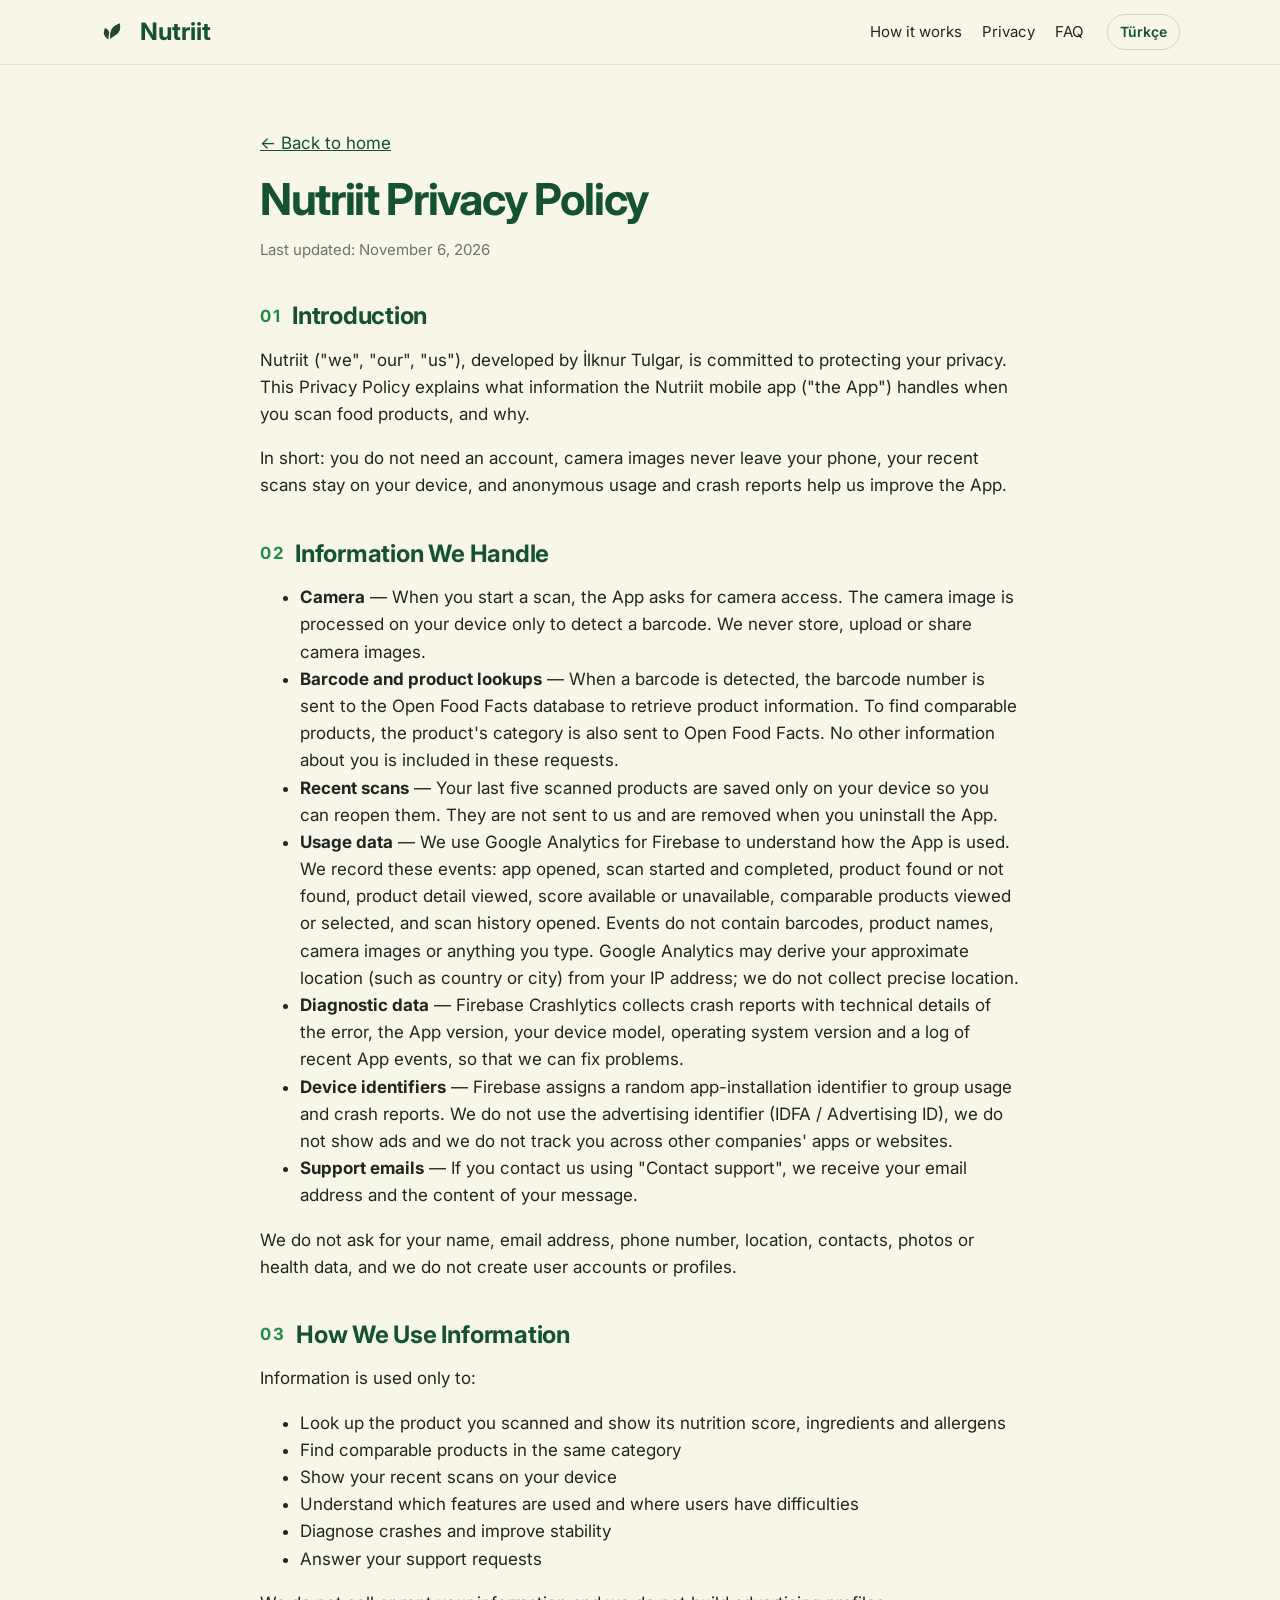
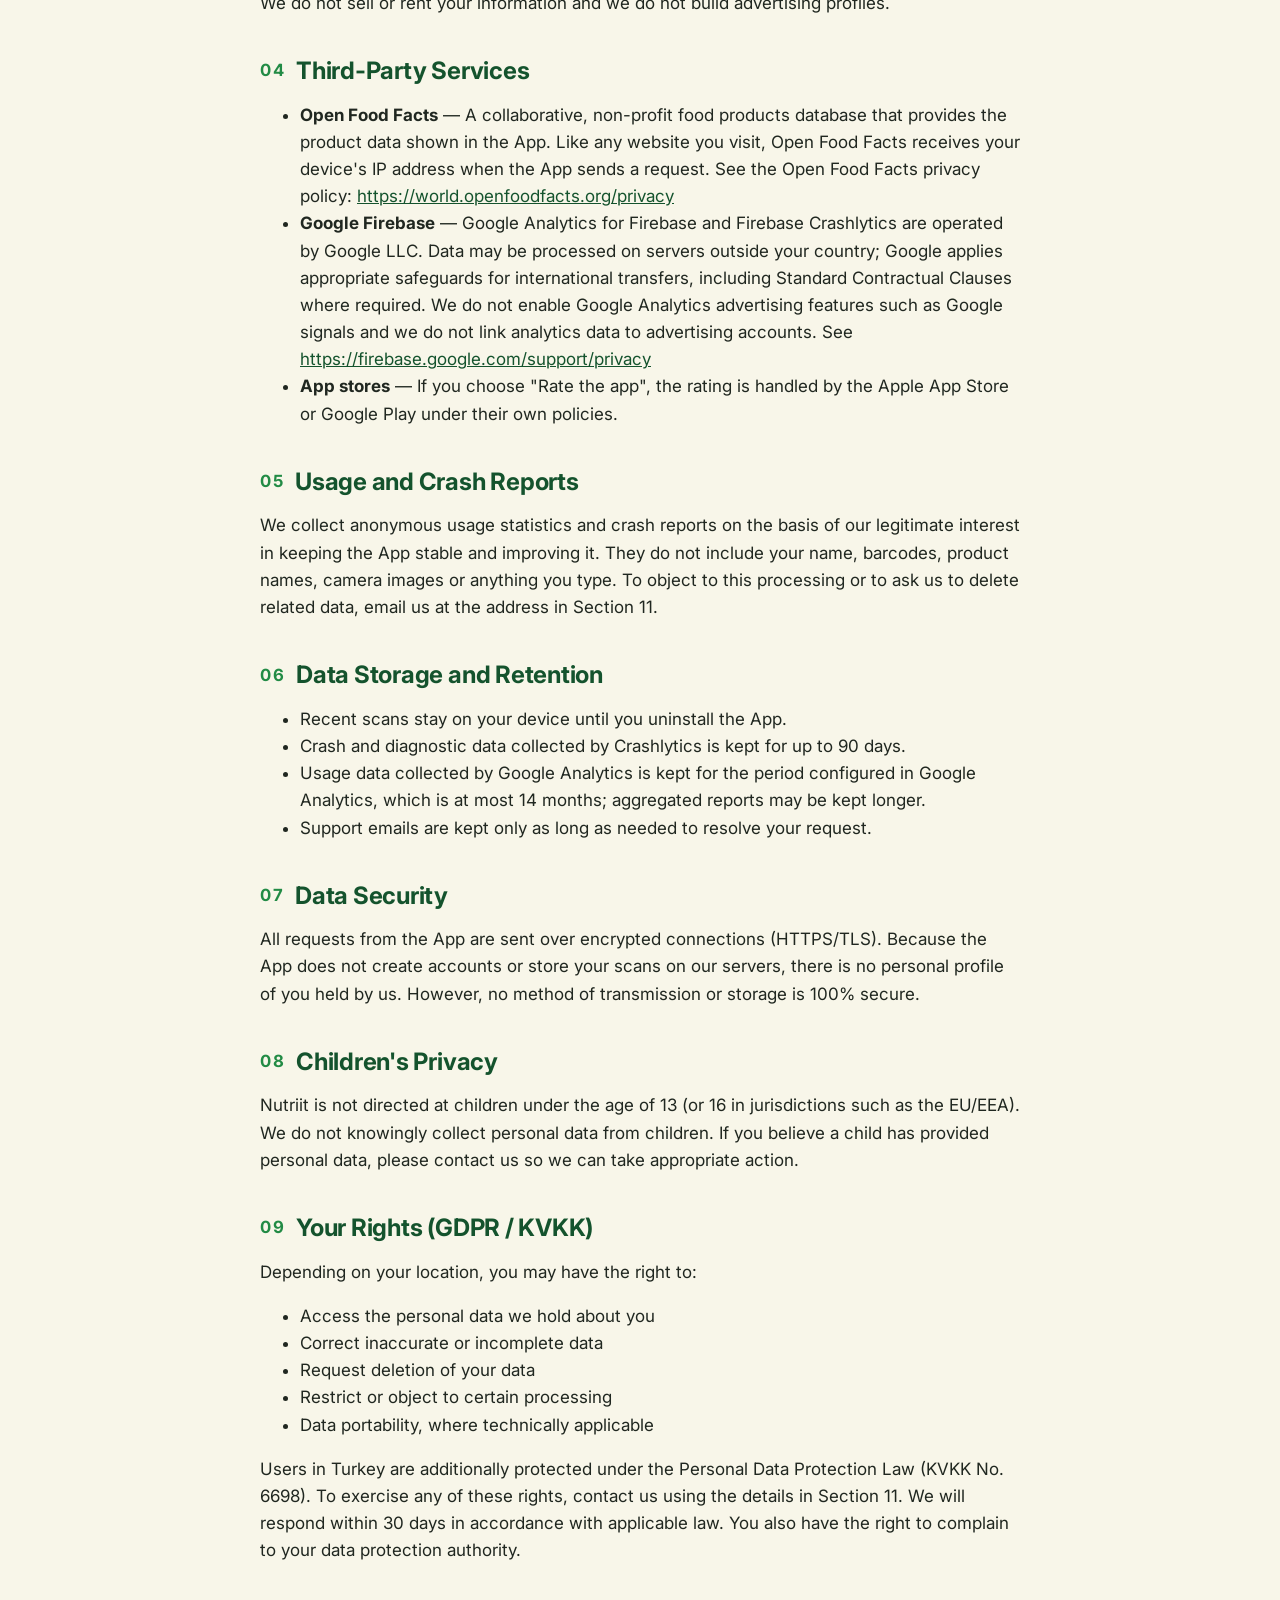
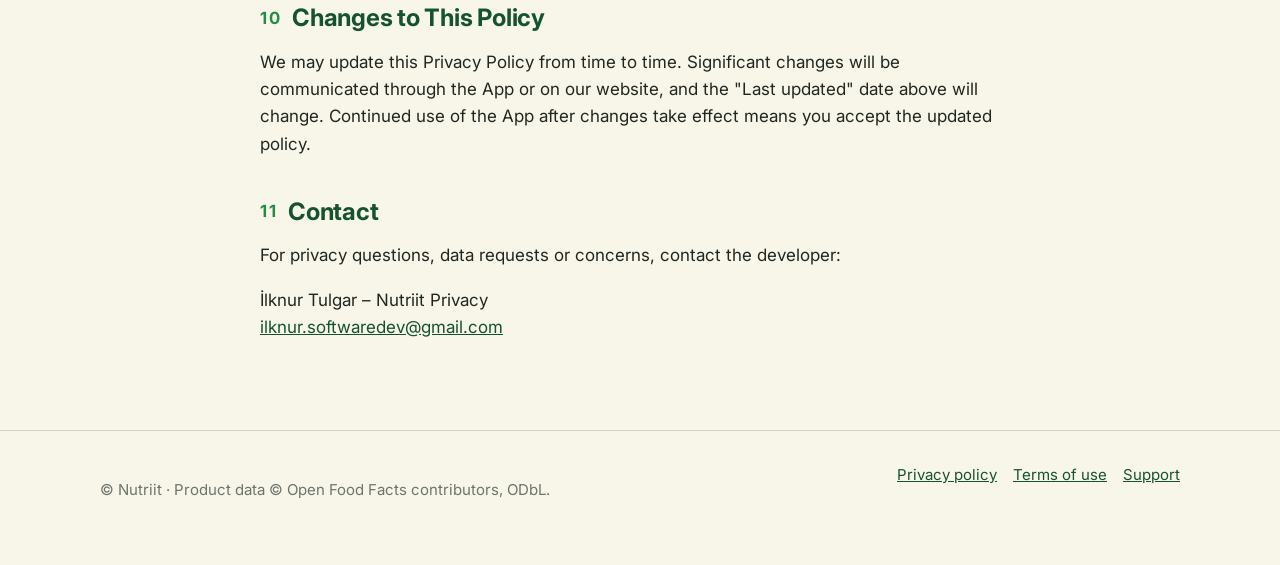
<file: privacy-policy.html>
<!doctype html>
<html lang="en">
<head>
<meta charset="utf-8">
<meta name="viewport" content="width=device-width, initial-scale=1">
<title>Privacy policy — Nutriit</title>
<meta name="description" content="Privacy policy">
<meta name="theme-color" content="#F8F6E9">
<meta property="og:title" content="Privacy policy — Nutriit">
<meta property="og:description" content="Privacy policy">
<link rel="icon" href="assets/app-icon.png">
<link rel="preconnect" href="https://fonts.googleapis.com">
<link rel="preconnect" href="https://fonts.gstatic.com" crossorigin>
<link href="https://fonts.googleapis.com/css2?family=Inter:wght@400;500;600;700&display=swap" rel="stylesheet">
<link rel="stylesheet" href="assets/style.css">
<script>document.documentElement.classList.add('js')</script>
<script src="assets/main.js" defer></script>
</head>
<body>
<a class="skip" href="#main">Skip to content</a>
<header class="site">
  <nav class="wrap nav" aria-label="Main">
    <a class="brand" href="index.html"><img src="assets/leaf-mark.png" alt="" width="32"> Nutriit</a>
    <ul>
      <li><a href="index.html#how">How it works</a></li>
      <li><a href="index.html#privacy">Privacy</a></li>
      <li><a href="index.html#faq">FAQ</a></li>
    </ul>
    <a class="lang" href="tr/privacy-policy.html" hreflang="tr" lang="tr">Türkçe</a>
  </nav>
</header>
<main id="main" class="legal">
  <div class="wrap">
    <p><a href="index.html">← Back to home</a></p>
    <h1>Nutriit Privacy Policy</h1>
<p class="updated">Last updated: November 6, 2026</p>
<h2><span class="num">01</span> Introduction</h2>
<p>Nutriit (&quot;we&quot;, &quot;our&quot;, &quot;us&quot;), developed by İlknur Tulgar, is committed to protecting your privacy. This Privacy Policy explains what information the Nutriit mobile app (&quot;the App&quot;) handles when you scan food products, and why.</p>
<p>In short: you do not need an account, camera images never leave your phone, your recent scans stay on your device, and anonymous usage and crash reports help us improve the App.</p>
<h2><span class="num">02</span> Information We Handle</h2>
<ul>
<li><strong>Camera</strong> — When you start a scan, the App asks for camera access. The camera image is processed on your device only to detect a barcode. We never store, upload or share camera images.</li>
<li><strong>Barcode and product lookups</strong> — When a barcode is detected, the barcode number is sent to the Open Food Facts database to retrieve product information. To find comparable products, the product&#x27;s category is also sent to Open Food Facts. No other information about you is included in these requests.</li>
<li><strong>Recent scans</strong> — Your last five scanned products are saved only on your device so you can reopen them. They are not sent to us and are removed when you uninstall the App.</li>
<li><strong>Usage data</strong> — We use Google Analytics for Firebase to understand how the App is used. We record these events: app opened, scan started and completed, product found or not found, product detail viewed, score available or unavailable, comparable products viewed or selected, and scan history opened. Events do not contain barcodes, product names, camera images or anything you type. Google Analytics may derive your approximate location (such as country or city) from your IP address; we do not collect precise location.</li>
<li><strong>Diagnostic data</strong> — Firebase Crashlytics collects crash reports with technical details of the error, the App version, your device model, operating system version and a log of recent App events, so that we can fix problems.</li>
<li><strong>Device identifiers</strong> — Firebase assigns a random app-installation identifier to group usage and crash reports. We do not use the advertising identifier (IDFA / Advertising ID), we do not show ads and we do not track you across other companies&#x27; apps or websites.</li>
<li><strong>Support emails</strong> — If you contact us using &quot;Contact support&quot;, we receive your email address and the content of your message.</li>
</ul>
<p>We do not ask for your name, email address, phone number, location, contacts, photos or health data, and we do not create user accounts or profiles.</p>
<h2><span class="num">03</span> How We Use Information</h2>
<p>Information is used only to:</p>
<ul>
<li>Look up the product you scanned and show its nutrition score, ingredients and allergens</li>
<li>Find comparable products in the same category</li>
<li>Show your recent scans on your device</li>
<li>Understand which features are used and where users have difficulties</li>
<li>Diagnose crashes and improve stability</li>
<li>Answer your support requests</li>
</ul>
<p>We do not sell or rent your information and we do not build advertising profiles.</p>
<h2><span class="num">04</span> Third-Party Services</h2>
<ul>
<li><strong>Open Food Facts</strong> — A collaborative, non-profit food products database that provides the product data shown in the App. Like any website you visit, Open Food Facts receives your device&#x27;s IP address when the App sends a request. See the Open Food Facts privacy policy: <a href="https://world.openfoodfacts.org/privacy">https://world.openfoodfacts.org/privacy</a></li>
<li><strong>Google Firebase</strong> — Google Analytics for Firebase and Firebase Crashlytics are operated by Google LLC. Data may be processed on servers outside your country; Google applies appropriate safeguards for international transfers, including Standard Contractual Clauses where required. We do not enable Google Analytics advertising features such as Google signals and we do not link analytics data to advertising accounts. See <a href="https://firebase.google.com/support/privacy">https://firebase.google.com/support/privacy</a></li>
<li><strong>App stores</strong> — If you choose &quot;Rate the app&quot;, the rating is handled by the Apple App Store or Google Play under their own policies.</li>
</ul>
<h2><span class="num">05</span> Usage and Crash Reports</h2>
<p>We collect anonymous usage statistics and crash reports on the basis of our legitimate interest in keeping the App stable and improving it. They do not include your name, barcodes, product names, camera images or anything you type. To object to this processing or to ask us to delete related data, email us at the address in Section 11.</p>
<h2><span class="num">06</span> Data Storage and Retention</h2>
<ul>
<li>Recent scans stay on your device until you uninstall the App.</li>
<li>Crash and diagnostic data collected by Crashlytics is kept for up to 90 days.</li>
<li>Usage data collected by Google Analytics is kept for the period configured in Google Analytics, which is at most 14 months; aggregated reports may be kept longer.</li>
<li>Support emails are kept only as long as needed to resolve your request.</li>
</ul>
<h2><span class="num">07</span> Data Security</h2>
<p>All requests from the App are sent over encrypted connections (HTTPS/TLS). Because the App does not create accounts or store your scans on our servers, there is no personal profile of you held by us. However, no method of transmission or storage is 100% secure.</p>
<h2><span class="num">08</span> Children&#x27;s Privacy</h2>
<p>Nutriit is not directed at children under the age of 13 (or 16 in jurisdictions such as the EU/EEA). We do not knowingly collect personal data from children. If you believe a child has provided personal data, please contact us so we can take appropriate action.</p>
<h2><span class="num">09</span> Your Rights (GDPR / KVKK)</h2>
<p>Depending on your location, you may have the right to:</p>
<ul>
<li>Access the personal data we hold about you</li>
<li>Correct inaccurate or incomplete data</li>
<li>Request deletion of your data</li>
<li>Restrict or object to certain processing</li>
<li>Data portability, where technically applicable</li>
</ul>
<p>Users in Turkey are additionally protected under the Personal Data Protection Law (KVKK No. 6698). To exercise any of these rights, contact us using the details in Section 11. We will respond within 30 days in accordance with applicable law. You also have the right to complain to your data protection authority.</p>
<h2><span class="num">10</span> Changes to This Policy</h2>
<p>We may update this Privacy Policy from time to time. Significant changes will be communicated through the App or on our website, and the &quot;Last updated&quot; date above will change. Continued use of the App after changes take effect means you accept the updated policy.</p>
<h2><span class="num">11</span> Contact</h2>
<p>For privacy questions, data requests or concerns, contact the developer:</p>
<p>İlknur Tulgar – Nutriit Privacy<br><a href="mailto:ilknur.softwaredev@gmail.com">ilknur.softwaredev@gmail.com</a></p>
  </div>
</main>
<footer class="site">
  <div class="wrap foot">
    <p>© Nutriit · Product data © Open Food Facts contributors, ODbL.</p>
    <ul>
      <li><a href="privacy-policy.html">Privacy policy</a></li>
      <li><a href="terms-of-use.html">Terms of use</a></li>
      <li><a href="mailto:ilknur.softwaredev@gmail.com">Support</a></li>
    </ul>
  </div>
</footer>
</body>
</html>
</file>
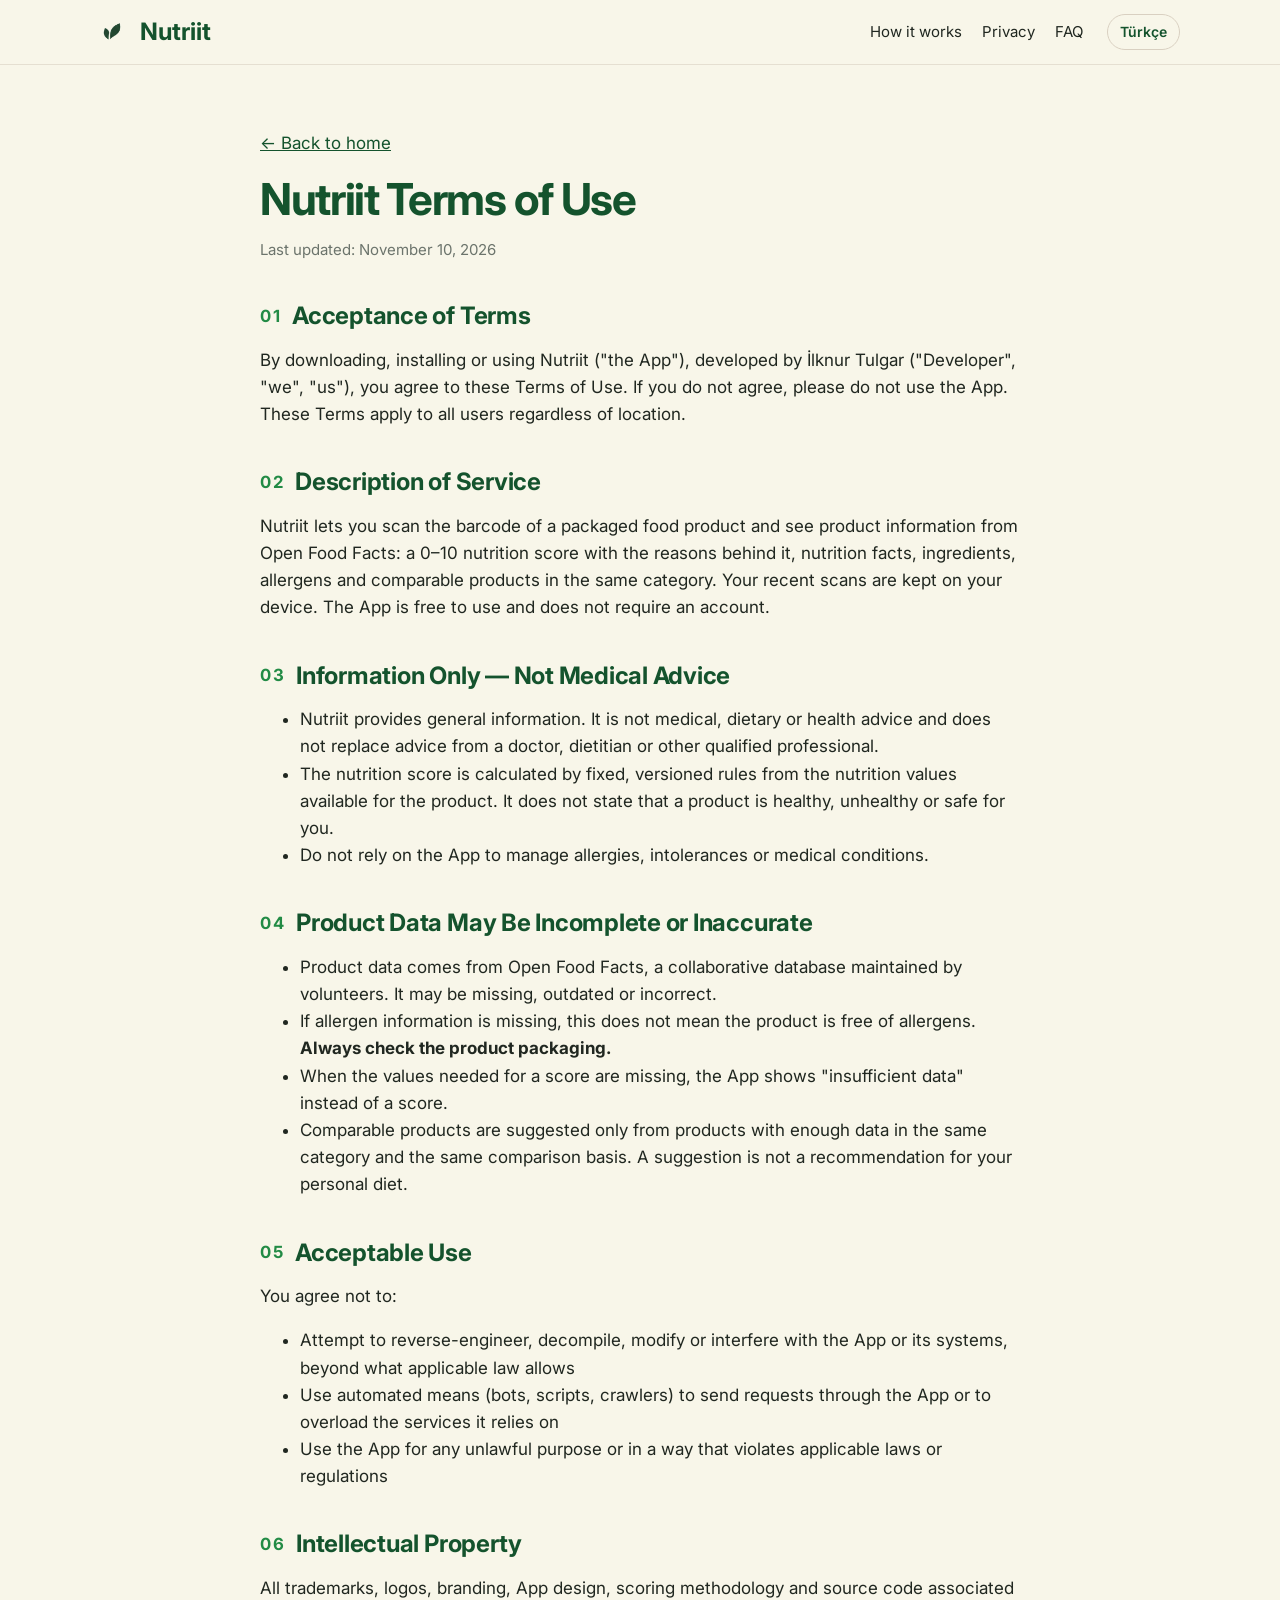
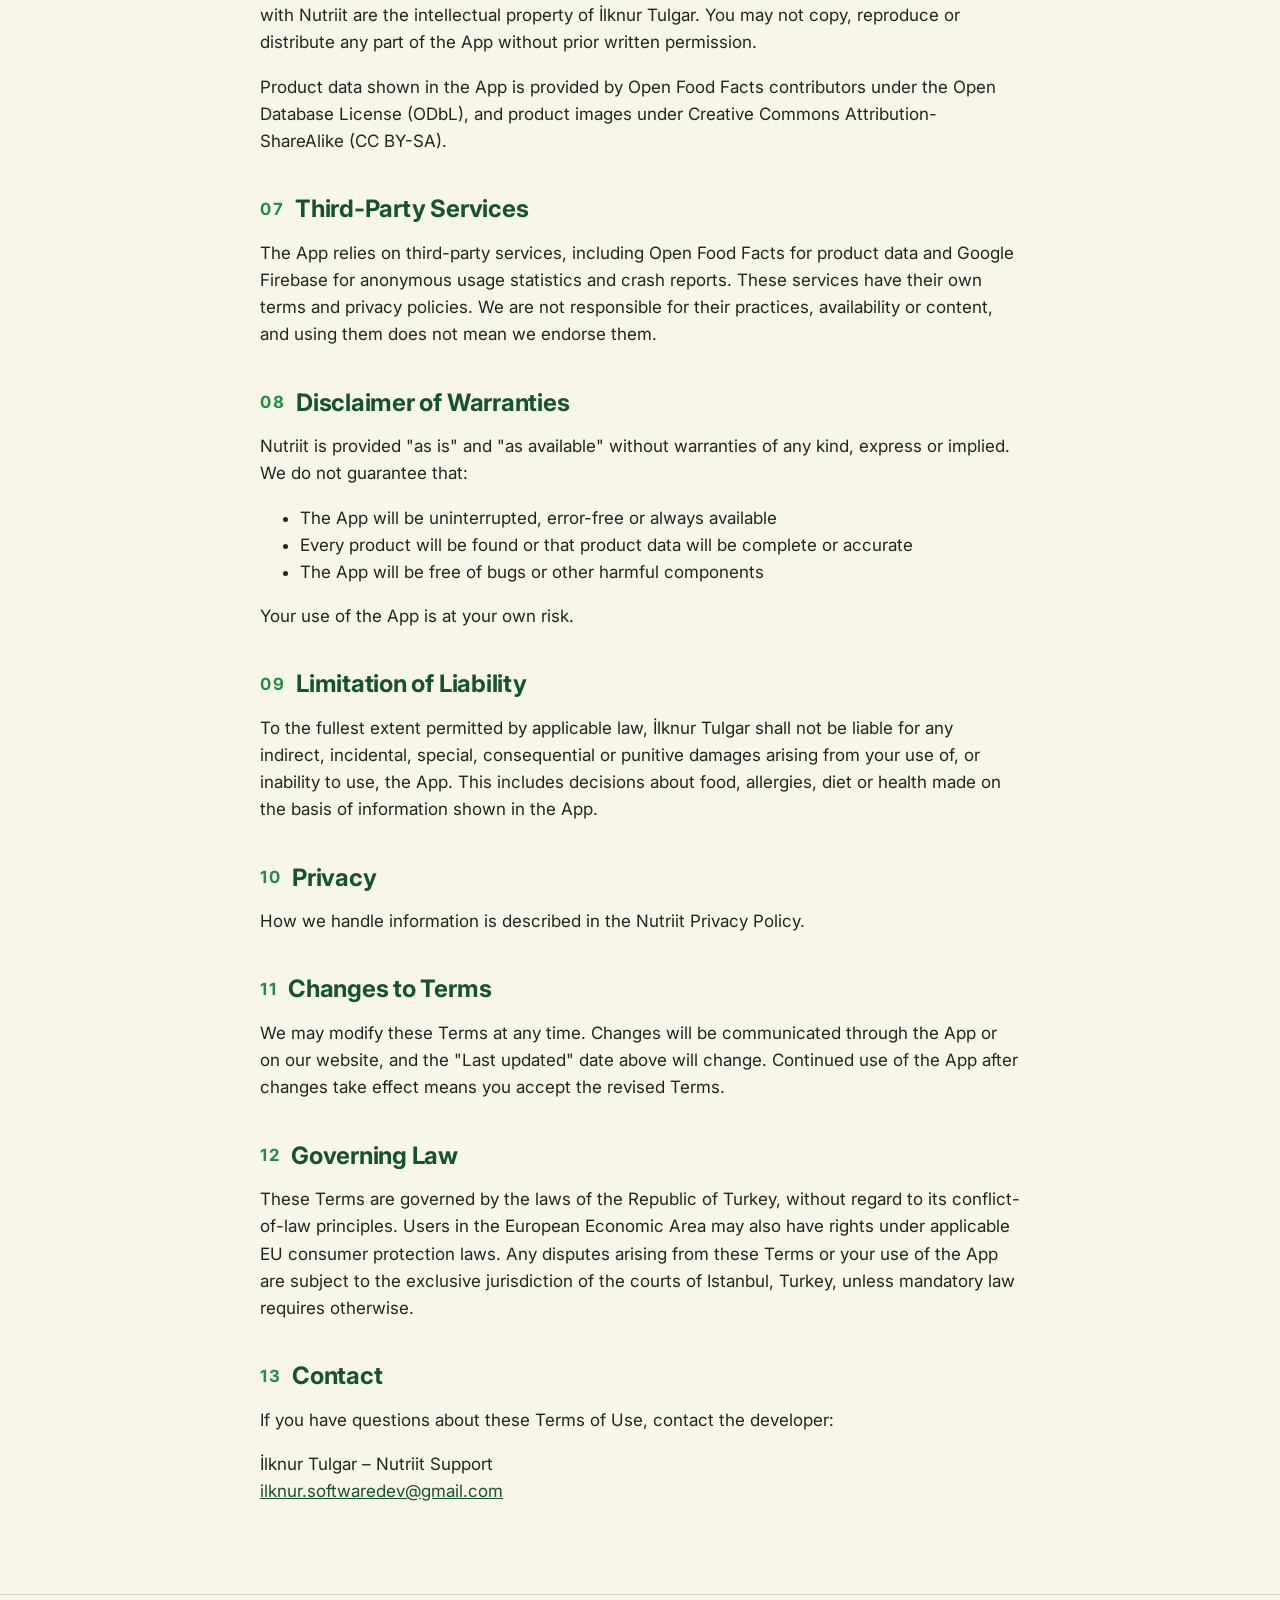
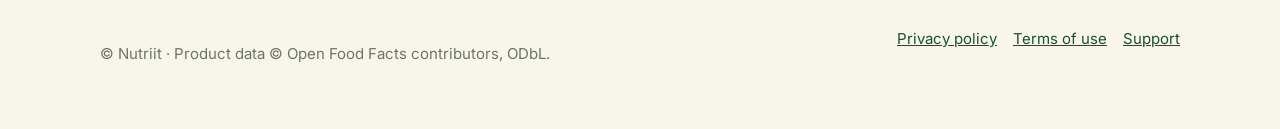
<file: terms-of-use.html>
<!doctype html>
<html lang="en">
<head>
<meta charset="utf-8">
<meta name="viewport" content="width=device-width, initial-scale=1">
<title>Terms of use — Nutriit</title>
<meta name="description" content="Terms of use">
<meta name="theme-color" content="#F8F6E9">
<meta property="og:title" content="Terms of use — Nutriit">
<meta property="og:description" content="Terms of use">
<link rel="icon" href="assets/app-icon.png">
<link rel="preconnect" href="https://fonts.googleapis.com">
<link rel="preconnect" href="https://fonts.gstatic.com" crossorigin>
<link href="https://fonts.googleapis.com/css2?family=Inter:wght@400;500;600;700&display=swap" rel="stylesheet">
<link rel="stylesheet" href="assets/style.css">
<script>document.documentElement.classList.add('js')</script>
<script src="assets/main.js" defer></script>
</head>
<body>
<a class="skip" href="#main">Skip to content</a>
<header class="site">
  <nav class="wrap nav" aria-label="Main">
    <a class="brand" href="index.html"><img src="assets/leaf-mark.png" alt="" width="32"> Nutriit</a>
    <ul>
      <li><a href="index.html#how">How it works</a></li>
      <li><a href="index.html#privacy">Privacy</a></li>
      <li><a href="index.html#faq">FAQ</a></li>
    </ul>
    <a class="lang" href="tr/terms-of-use.html" hreflang="tr" lang="tr">Türkçe</a>
  </nav>
</header>
<main id="main" class="legal">
  <div class="wrap">
    <p><a href="index.html">← Back to home</a></p>
    <h1>Nutriit Terms of Use</h1>
<p class="updated">Last updated: November 10, 2026</p>
<h2><span class="num">01</span> Acceptance of Terms</h2>
<p>By downloading, installing or using Nutriit (&quot;the App&quot;), developed by İlknur Tulgar (&quot;Developer&quot;, &quot;we&quot;, &quot;us&quot;), you agree to these Terms of Use. If you do not agree, please do not use the App. These Terms apply to all users regardless of location.</p>
<h2><span class="num">02</span> Description of Service</h2>
<p>Nutriit lets you scan the barcode of a packaged food product and see product information from Open Food Facts: a 0–10 nutrition score with the reasons behind it, nutrition facts, ingredients, allergens and comparable products in the same category. Your recent scans are kept on your device. The App is free to use and does not require an account.</p>
<h2><span class="num">03</span> Information Only — Not Medical Advice</h2>
<ul>
<li>Nutriit provides general information. It is not medical, dietary or health advice and does not replace advice from a doctor, dietitian or other qualified professional.</li>
<li>The nutrition score is calculated by fixed, versioned rules from the nutrition values available for the product. It does not state that a product is healthy, unhealthy or safe for you.</li>
<li>Do not rely on the App to manage allergies, intolerances or medical conditions.</li>
</ul>
<h2><span class="num">04</span> Product Data May Be Incomplete or Inaccurate</h2>
<ul>
<li>Product data comes from Open Food Facts, a collaborative database maintained by volunteers. It may be missing, outdated or incorrect.</li>
<li>If allergen information is missing, this does not mean the product is free of allergens. <strong>Always check the product packaging.</strong></li>
<li>When the values needed for a score are missing, the App shows &quot;insufficient data&quot; instead of a score.</li>
<li>Comparable products are suggested only from products with enough data in the same category and the same comparison basis. A suggestion is not a recommendation for your personal diet.</li>
</ul>
<h2><span class="num">05</span> Acceptable Use</h2>
<p>You agree not to:</p>
<ul>
<li>Attempt to reverse-engineer, decompile, modify or interfere with the App or its systems, beyond what applicable law allows</li>
<li>Use automated means (bots, scripts, crawlers) to send requests through the App or to overload the services it relies on</li>
<li>Use the App for any unlawful purpose or in a way that violates applicable laws or regulations</li>
</ul>
<h2><span class="num">06</span> Intellectual Property</h2>
<p>All trademarks, logos, branding, App design, scoring methodology and source code associated with Nutriit are the intellectual property of İlknur Tulgar. You may not copy, reproduce or distribute any part of the App without prior written permission.</p>
<p>Product data shown in the App is provided by Open Food Facts contributors under the Open Database License (ODbL), and product images under Creative Commons Attribution-ShareAlike (CC BY-SA).</p>
<h2><span class="num">07</span> Third-Party Services</h2>
<p>The App relies on third-party services, including Open Food Facts for product data and Google Firebase for anonymous usage statistics and crash reports. These services have their own terms and privacy policies. We are not responsible for their practices, availability or content, and using them does not mean we endorse them.</p>
<h2><span class="num">08</span> Disclaimer of Warranties</h2>
<p>Nutriit is provided &quot;as is&quot; and &quot;as available&quot; without warranties of any kind, express or implied. We do not guarantee that:</p>
<ul>
<li>The App will be uninterrupted, error-free or always available</li>
<li>Every product will be found or that product data will be complete or accurate</li>
<li>The App will be free of bugs or other harmful components</li>
</ul>
<p>Your use of the App is at your own risk.</p>
<h2><span class="num">09</span> Limitation of Liability</h2>
<p>To the fullest extent permitted by applicable law, İlknur Tulgar shall not be liable for any indirect, incidental, special, consequential or punitive damages arising from your use of, or inability to use, the App. This includes decisions about food, allergies, diet or health made on the basis of information shown in the App.</p>
<h2><span class="num">10</span> Privacy</h2>
<p>How we handle information is described in the Nutriit Privacy Policy.</p>
<h2><span class="num">11</span> Changes to Terms</h2>
<p>We may modify these Terms at any time. Changes will be communicated through the App or on our website, and the &quot;Last updated&quot; date above will change. Continued use of the App after changes take effect means you accept the revised Terms.</p>
<h2><span class="num">12</span> Governing Law</h2>
<p>These Terms are governed by the laws of the Republic of Turkey, without regard to its conflict-of-law principles. Users in the European Economic Area may also have rights under applicable EU consumer protection laws. Any disputes arising from these Terms or your use of the App are subject to the exclusive jurisdiction of the courts of Istanbul, Turkey, unless mandatory law requires otherwise.</p>
<h2><span class="num">13</span> Contact</h2>
<p>If you have questions about these Terms of Use, contact the developer:</p>
<p>İlknur Tulgar – Nutriit Support<br><a href="mailto:ilknur.softwaredev@gmail.com">ilknur.softwaredev@gmail.com</a></p>
  </div>
</main>
<footer class="site">
  <div class="wrap foot">
    <p>© Nutriit · Product data © Open Food Facts contributors, ODbL.</p>
    <ul>
      <li><a href="privacy-policy.html">Privacy policy</a></li>
      <li><a href="terms-of-use.html">Terms of use</a></li>
      <li><a href="mailto:ilknur.softwaredev@gmail.com">Support</a></li>
    </ul>
  </div>
</footer>
</body>
</html>
</file>
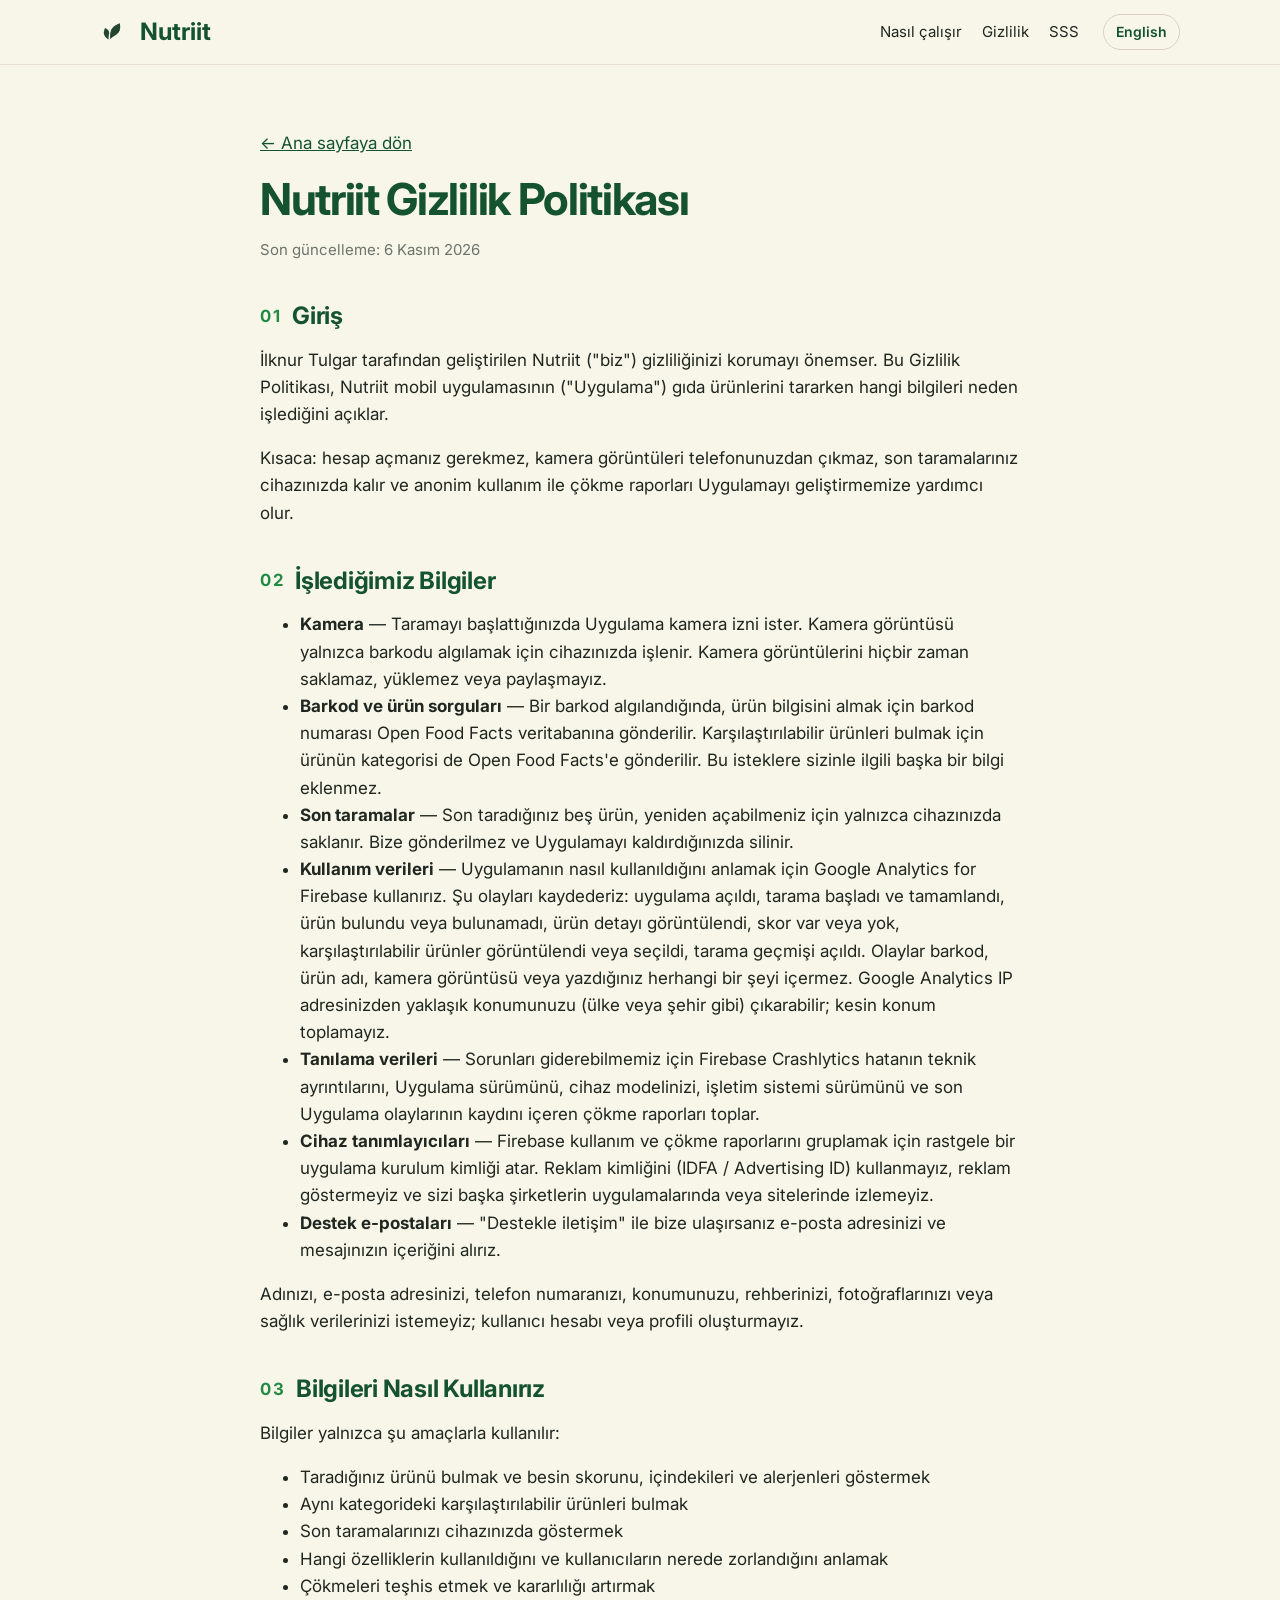
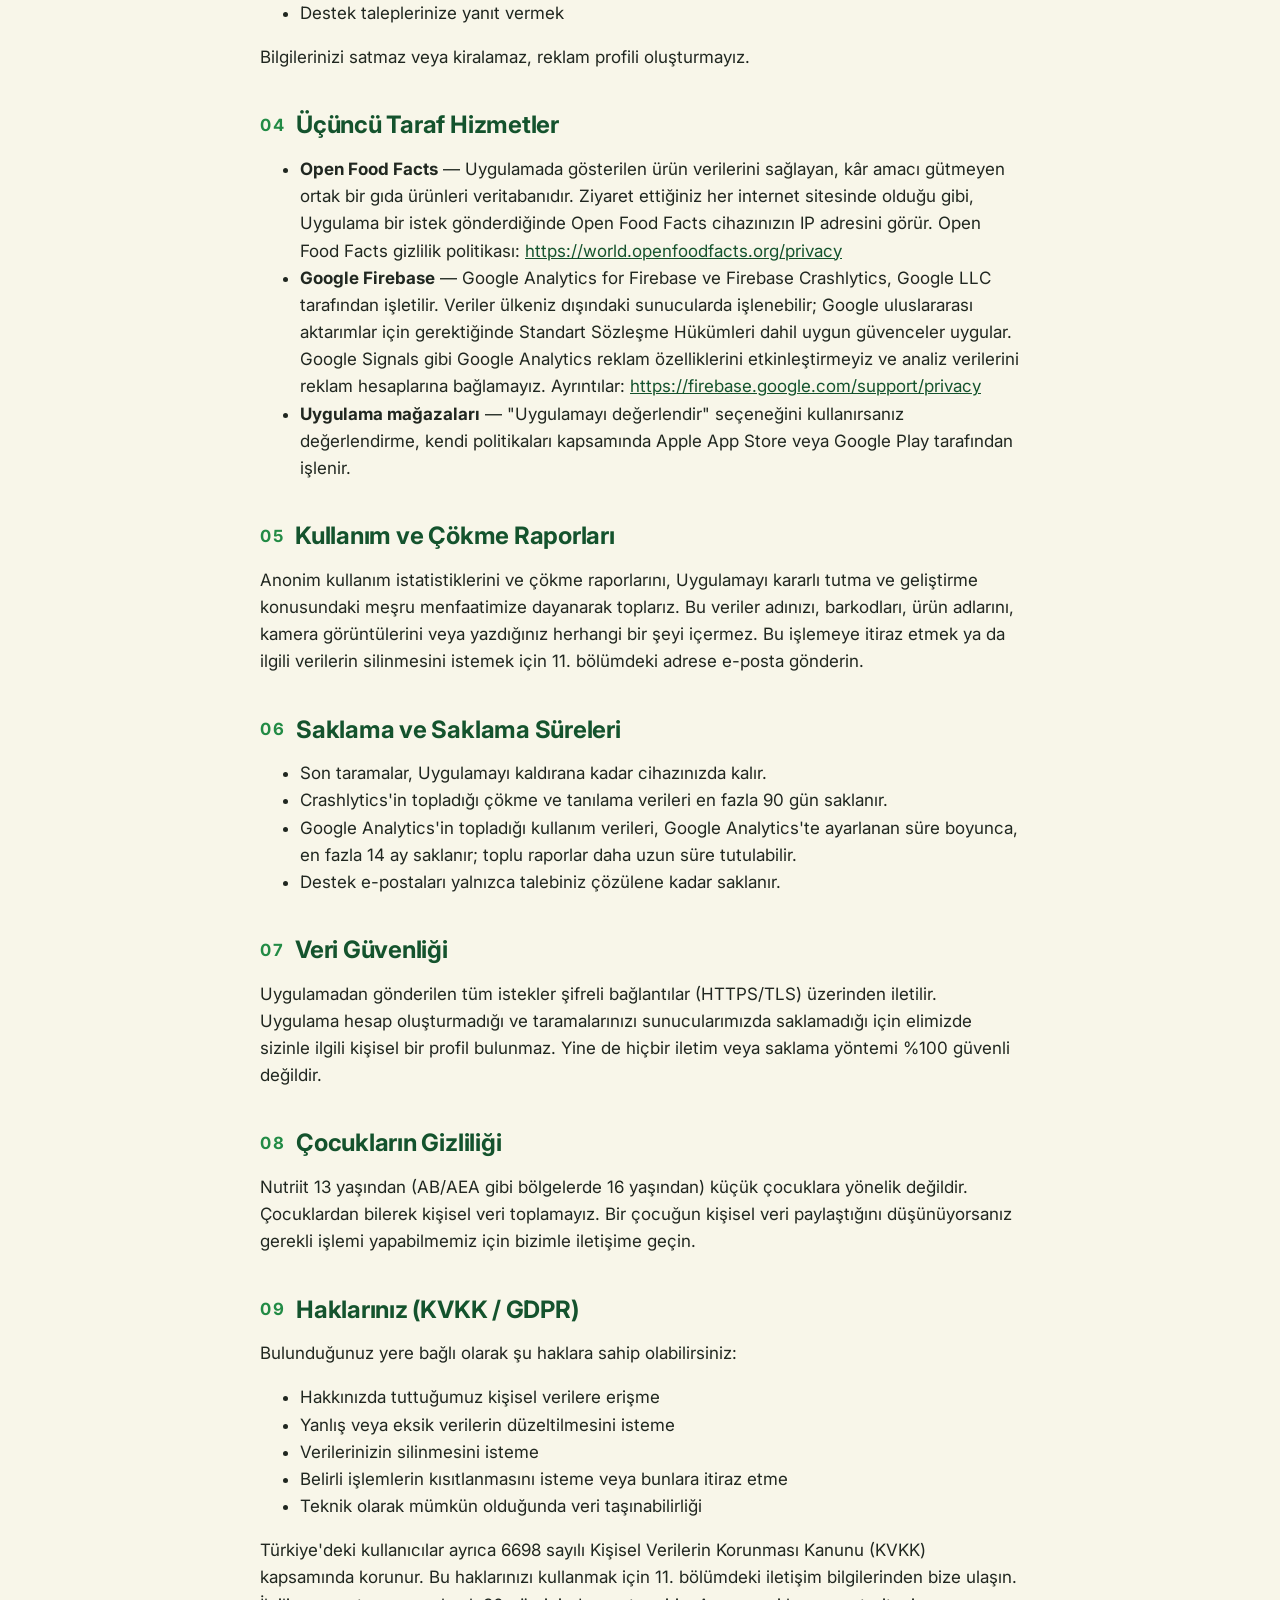
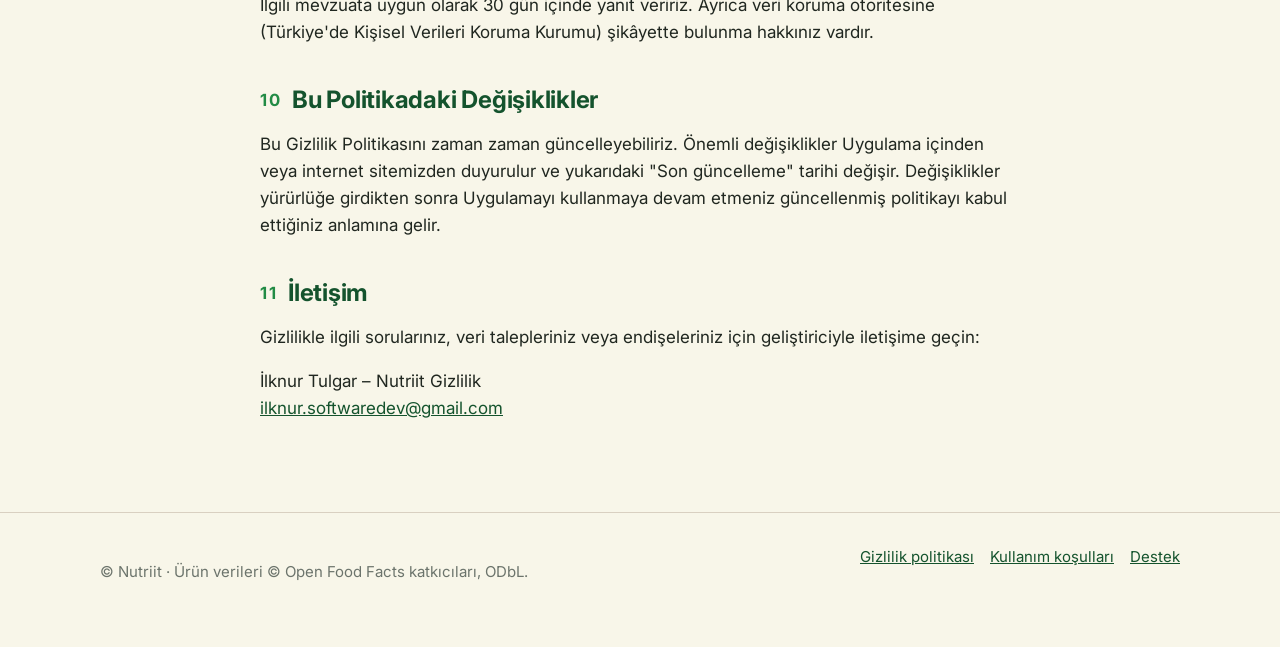
<file: tr/privacy-policy.html>
<!doctype html>
<html lang="tr">
<head>
<meta charset="utf-8">
<meta name="viewport" content="width=device-width, initial-scale=1">
<title>Gizlilik politikası — Nutriit</title>
<meta name="description" content="Gizlilik politikası">
<meta name="theme-color" content="#F8F6E9">
<meta property="og:title" content="Gizlilik politikası — Nutriit">
<meta property="og:description" content="Gizlilik politikası">
<link rel="icon" href="../assets/app-icon.png">
<link rel="preconnect" href="https://fonts.googleapis.com">
<link rel="preconnect" href="https://fonts.gstatic.com" crossorigin>
<link href="https://fonts.googleapis.com/css2?family=Inter:wght@400;500;600;700&display=swap" rel="stylesheet">
<link rel="stylesheet" href="../assets/style.css">
<script>document.documentElement.classList.add('js')</script>
<script src="../assets/main.js" defer></script>
</head>
<body>
<a class="skip" href="#main">İçeriğe geç</a>
<header class="site">
  <nav class="wrap nav" aria-label="Ana menü">
    <a class="brand" href="index.html"><img src="../assets/leaf-mark.png" alt="" width="32"> Nutriit</a>
    <ul>
      <li><a href="index.html#how">Nasıl çalışır</a></li>
      <li><a href="index.html#privacy">Gizlilik</a></li>
      <li><a href="index.html#faq">SSS</a></li>
    </ul>
    <a class="lang" href="../privacy-policy.html" hreflang="en" lang="en">English</a>
  </nav>
</header>
<main id="main" class="legal">
  <div class="wrap">
    <p><a href="index.html">← Ana sayfaya dön</a></p>
    <h1>Nutriit Gizlilik Politikası</h1>
<p class="updated">Son güncelleme: 6 Kasım 2026</p>
<h2><span class="num">01</span> Giriş</h2>
<p>İlknur Tulgar tarafından geliştirilen Nutriit (&quot;biz&quot;) gizliliğinizi korumayı önemser. Bu Gizlilik Politikası, Nutriit mobil uygulamasının (&quot;Uygulama&quot;) gıda ürünlerini tararken hangi bilgileri neden işlediğini açıklar.</p>
<p>Kısaca: hesap açmanız gerekmez, kamera görüntüleri telefonunuzdan çıkmaz, son taramalarınız cihazınızda kalır ve anonim kullanım ile çökme raporları Uygulamayı geliştirmemize yardımcı olur.</p>
<h2><span class="num">02</span> İşlediğimiz Bilgiler</h2>
<ul>
<li><strong>Kamera</strong> — Taramayı başlattığınızda Uygulama kamera izni ister. Kamera görüntüsü yalnızca barkodu algılamak için cihazınızda işlenir. Kamera görüntülerini hiçbir zaman saklamaz, yüklemez veya paylaşmayız.</li>
<li><strong>Barkod ve ürün sorguları</strong> — Bir barkod algılandığında, ürün bilgisini almak için barkod numarası Open Food Facts veritabanına gönderilir. Karşılaştırılabilir ürünleri bulmak için ürünün kategorisi de Open Food Facts&#x27;e gönderilir. Bu isteklere sizinle ilgili başka bir bilgi eklenmez.</li>
<li><strong>Son taramalar</strong> — Son taradığınız beş ürün, yeniden açabilmeniz için yalnızca cihazınızda saklanır. Bize gönderilmez ve Uygulamayı kaldırdığınızda silinir.</li>
<li><strong>Kullanım verileri</strong> — Uygulamanın nasıl kullanıldığını anlamak için Google Analytics for Firebase kullanırız. Şu olayları kaydederiz: uygulama açıldı, tarama başladı ve tamamlandı, ürün bulundu veya bulunamadı, ürün detayı görüntülendi, skor var veya yok, karşılaştırılabilir ürünler görüntülendi veya seçildi, tarama geçmişi açıldı. Olaylar barkod, ürün adı, kamera görüntüsü veya yazdığınız herhangi bir şeyi içermez. Google Analytics IP adresinizden yaklaşık konumunuzu (ülke veya şehir gibi) çıkarabilir; kesin konum toplamayız.</li>
<li><strong>Tanılama verileri</strong> — Sorunları giderebilmemiz için Firebase Crashlytics hatanın teknik ayrıntılarını, Uygulama sürümünü, cihaz modelinizi, işletim sistemi sürümünü ve son Uygulama olaylarının kaydını içeren çökme raporları toplar.</li>
<li><strong>Cihaz tanımlayıcıları</strong> — Firebase kullanım ve çökme raporlarını gruplamak için rastgele bir uygulama kurulum kimliği atar. Reklam kimliğini (IDFA / Advertising ID) kullanmayız, reklam göstermeyiz ve sizi başka şirketlerin uygulamalarında veya sitelerinde izlemeyiz.</li>
<li><strong>Destek e-postaları</strong> — &quot;Destekle iletişim&quot; ile bize ulaşırsanız e-posta adresinizi ve mesajınızın içeriğini alırız.</li>
</ul>
<p>Adınızı, e-posta adresinizi, telefon numaranızı, konumunuzu, rehberinizi, fotoğraflarınızı veya sağlık verilerinizi istemeyiz; kullanıcı hesabı veya profili oluşturmayız.</p>
<h2><span class="num">03</span> Bilgileri Nasıl Kullanırız</h2>
<p>Bilgiler yalnızca şu amaçlarla kullanılır:</p>
<ul>
<li>Taradığınız ürünü bulmak ve besin skorunu, içindekileri ve alerjenleri göstermek</li>
<li>Aynı kategorideki karşılaştırılabilir ürünleri bulmak</li>
<li>Son taramalarınızı cihazınızda göstermek</li>
<li>Hangi özelliklerin kullanıldığını ve kullanıcıların nerede zorlandığını anlamak</li>
<li>Çökmeleri teşhis etmek ve kararlılığı artırmak</li>
<li>Destek taleplerinize yanıt vermek</li>
</ul>
<p>Bilgilerinizi satmaz veya kiralamaz, reklam profili oluşturmayız.</p>
<h2><span class="num">04</span> Üçüncü Taraf Hizmetler</h2>
<ul>
<li><strong>Open Food Facts</strong> — Uygulamada gösterilen ürün verilerini sağlayan, kâr amacı gütmeyen ortak bir gıda ürünleri veritabanıdır. Ziyaret ettiğiniz her internet sitesinde olduğu gibi, Uygulama bir istek gönderdiğinde Open Food Facts cihazınızın IP adresini görür. Open Food Facts gizlilik politikası: <a href="https://world.openfoodfacts.org/privacy">https://world.openfoodfacts.org/privacy</a></li>
<li><strong>Google Firebase</strong> — Google Analytics for Firebase ve Firebase Crashlytics, Google LLC tarafından işletilir. Veriler ülkeniz dışındaki sunucularda işlenebilir; Google uluslararası aktarımlar için gerektiğinde Standart Sözleşme Hükümleri dahil uygun güvenceler uygular. Google Signals gibi Google Analytics reklam özelliklerini etkinleştirmeyiz ve analiz verilerini reklam hesaplarına bağlamayız. Ayrıntılar: <a href="https://firebase.google.com/support/privacy">https://firebase.google.com/support/privacy</a></li>
<li><strong>Uygulama mağazaları</strong> — &quot;Uygulamayı değerlendir&quot; seçeneğini kullanırsanız değerlendirme, kendi politikaları kapsamında Apple App Store veya Google Play tarafından işlenir.</li>
</ul>
<h2><span class="num">05</span> Kullanım ve Çökme Raporları</h2>
<p>Anonim kullanım istatistiklerini ve çökme raporlarını, Uygulamayı kararlı tutma ve geliştirme konusundaki meşru menfaatimize dayanarak toplarız. Bu veriler adınızı, barkodları, ürün adlarını, kamera görüntülerini veya yazdığınız herhangi bir şeyi içermez. Bu işlemeye itiraz etmek ya da ilgili verilerin silinmesini istemek için 11. bölümdeki adrese e-posta gönderin.</p>
<h2><span class="num">06</span> Saklama ve Saklama Süreleri</h2>
<ul>
<li>Son taramalar, Uygulamayı kaldırana kadar cihazınızda kalır.</li>
<li>Crashlytics&#x27;in topladığı çökme ve tanılama verileri en fazla 90 gün saklanır.</li>
<li>Google Analytics&#x27;in topladığı kullanım verileri, Google Analytics&#x27;te ayarlanan süre boyunca, en fazla 14 ay saklanır; toplu raporlar daha uzun süre tutulabilir.</li>
<li>Destek e-postaları yalnızca talebiniz çözülene kadar saklanır.</li>
</ul>
<h2><span class="num">07</span> Veri Güvenliği</h2>
<p>Uygulamadan gönderilen tüm istekler şifreli bağlantılar (HTTPS/TLS) üzerinden iletilir. Uygulama hesap oluşturmadığı ve taramalarınızı sunucularımızda saklamadığı için elimizde sizinle ilgili kişisel bir profil bulunmaz. Yine de hiçbir iletim veya saklama yöntemi %100 güvenli değildir.</p>
<h2><span class="num">08</span> Çocukların Gizliliği</h2>
<p>Nutriit 13 yaşından (AB/AEA gibi bölgelerde 16 yaşından) küçük çocuklara yönelik değildir. Çocuklardan bilerek kişisel veri toplamayız. Bir çocuğun kişisel veri paylaştığını düşünüyorsanız gerekli işlemi yapabilmemiz için bizimle iletişime geçin.</p>
<h2><span class="num">09</span> Haklarınız (KVKK / GDPR)</h2>
<p>Bulunduğunuz yere bağlı olarak şu haklara sahip olabilirsiniz:</p>
<ul>
<li>Hakkınızda tuttuğumuz kişisel verilere erişme</li>
<li>Yanlış veya eksik verilerin düzeltilmesini isteme</li>
<li>Verilerinizin silinmesini isteme</li>
<li>Belirli işlemlerin kısıtlanmasını isteme veya bunlara itiraz etme</li>
<li>Teknik olarak mümkün olduğunda veri taşınabilirliği</li>
</ul>
<p>Türkiye&#x27;deki kullanıcılar ayrıca 6698 sayılı Kişisel Verilerin Korunması Kanunu (KVKK) kapsamında korunur. Bu haklarınızı kullanmak için 11. bölümdeki iletişim bilgilerinden bize ulaşın. İlgili mevzuata uygun olarak 30 gün içinde yanıt veririz. Ayrıca veri koruma otoritesine (Türkiye&#x27;de Kişisel Verileri Koruma Kurumu) şikâyette bulunma hakkınız vardır.</p>
<h2><span class="num">10</span> Bu Politikadaki Değişiklikler</h2>
<p>Bu Gizlilik Politikasını zaman zaman güncelleyebiliriz. Önemli değişiklikler Uygulama içinden veya internet sitemizden duyurulur ve yukarıdaki &quot;Son güncelleme&quot; tarihi değişir. Değişiklikler yürürlüğe girdikten sonra Uygulamayı kullanmaya devam etmeniz güncellenmiş politikayı kabul ettiğiniz anlamına gelir.</p>
<h2><span class="num">11</span> İletişim</h2>
<p>Gizlilikle ilgili sorularınız, veri talepleriniz veya endişeleriniz için geliştiriciyle iletişime geçin:</p>
<p>İlknur Tulgar – Nutriit Gizlilik<br><a href="mailto:ilknur.softwaredev@gmail.com">ilknur.softwaredev@gmail.com</a></p>
  </div>
</main>
<footer class="site">
  <div class="wrap foot">
    <p>© Nutriit · Ürün verileri © Open Food Facts katkıcıları, ODbL.</p>
    <ul>
      <li><a href="../tr/privacy-policy.html">Gizlilik politikası</a></li>
      <li><a href="../tr/terms-of-use.html">Kullanım koşulları</a></li>
      <li><a href="mailto:ilknur.softwaredev@gmail.com">Destek</a></li>
    </ul>
  </div>
</footer>
</body>
</html>
</file>
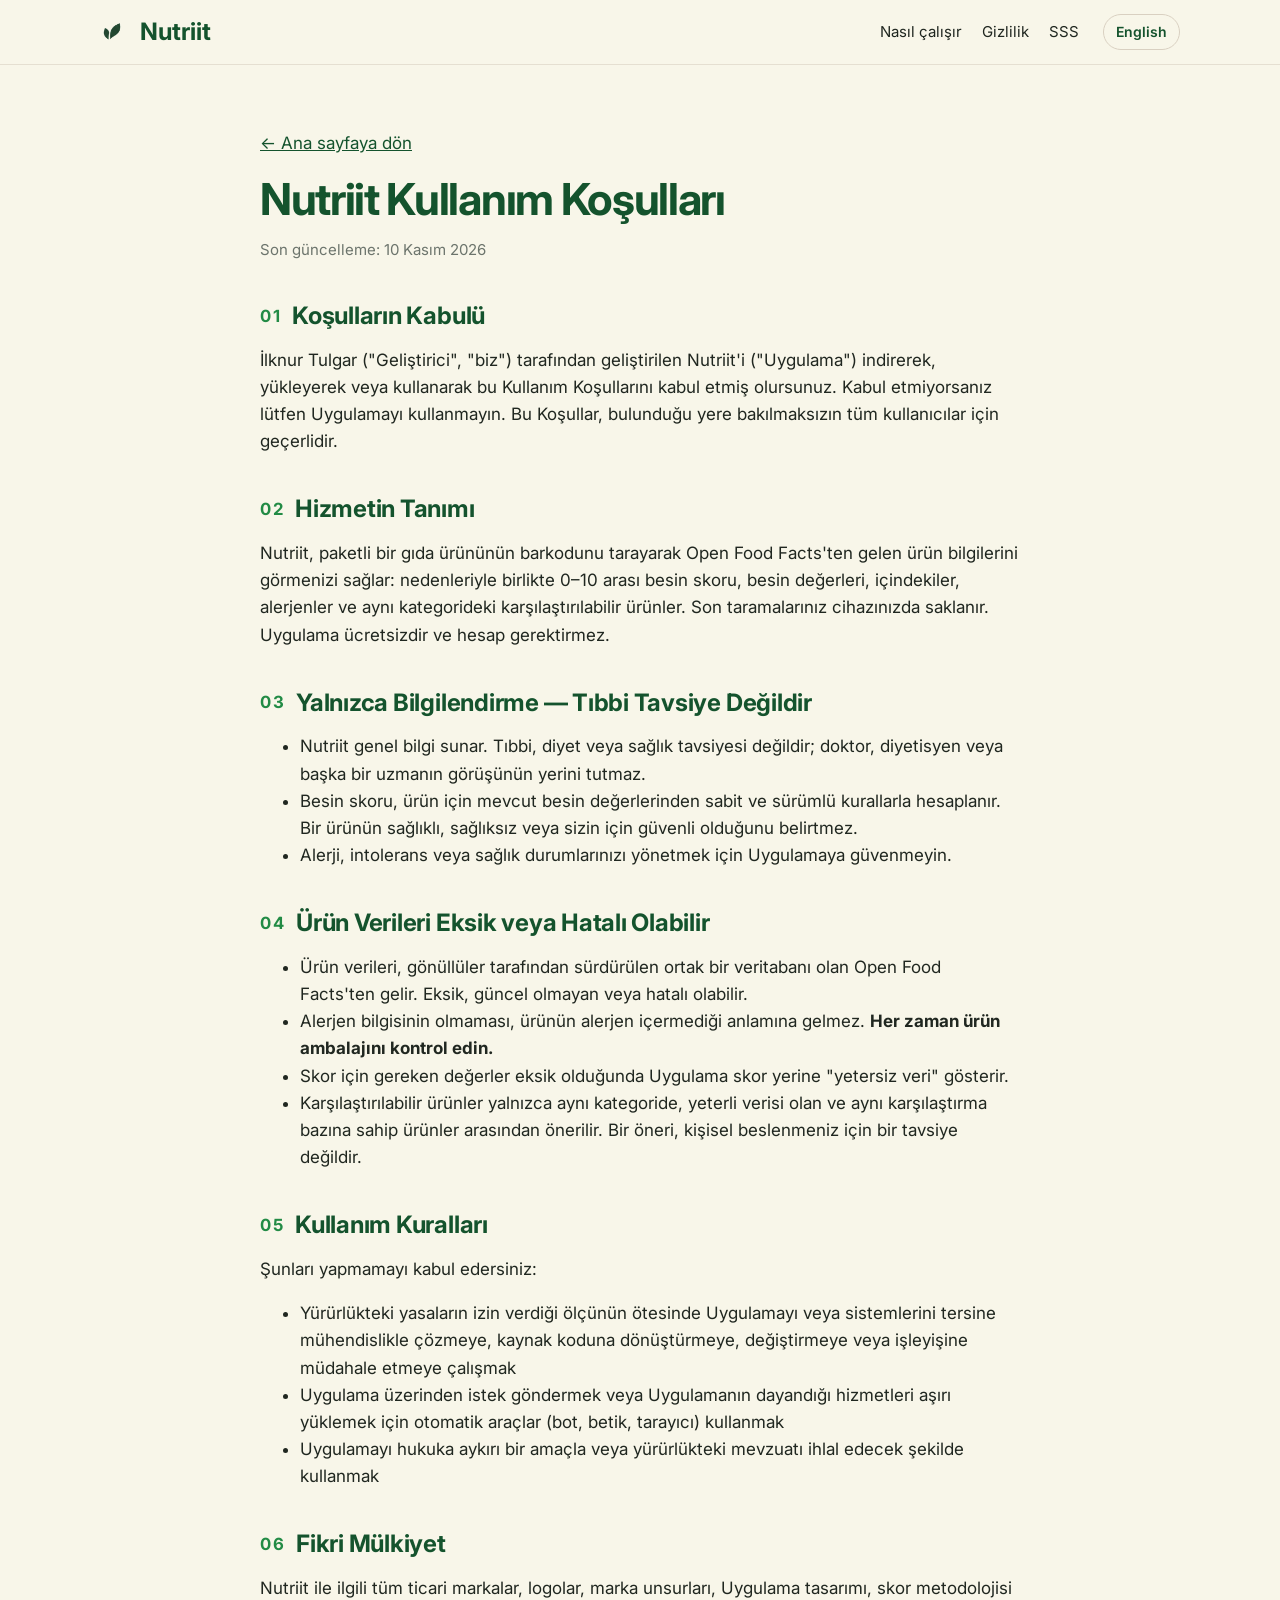
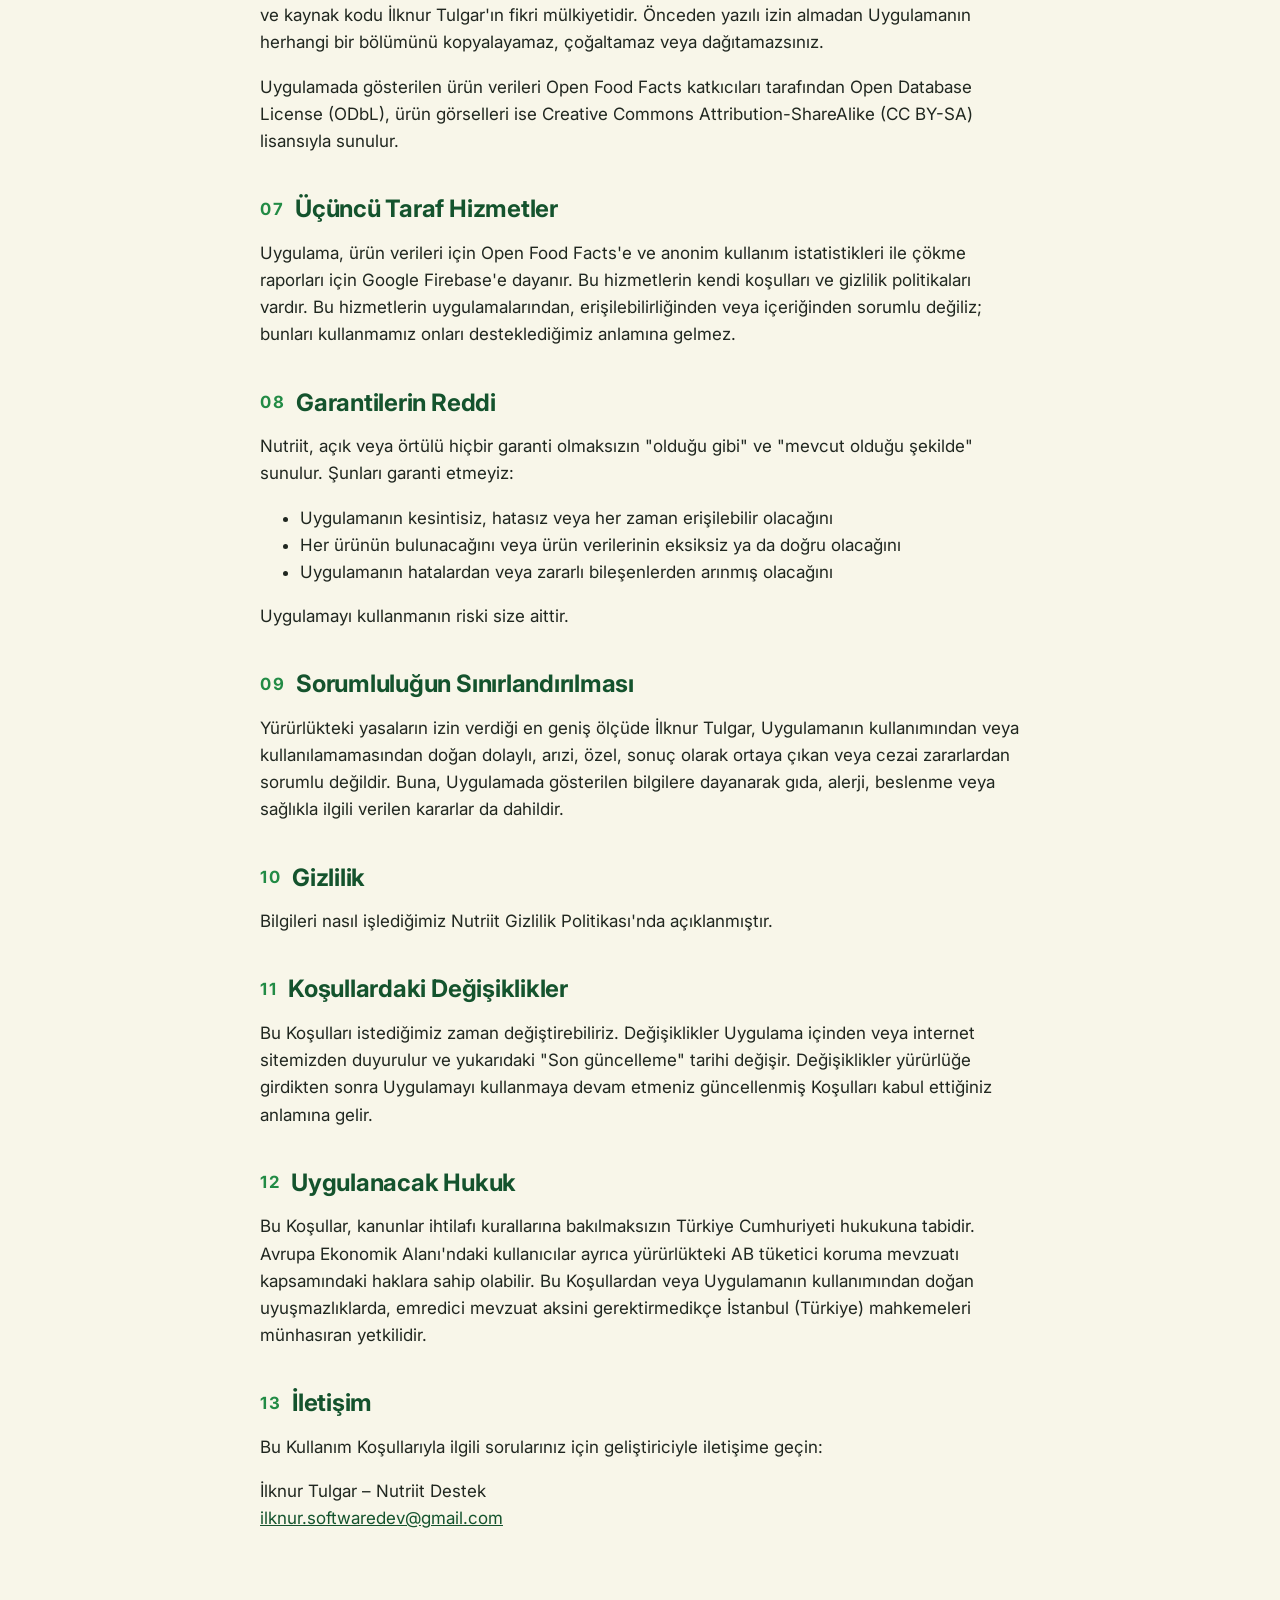
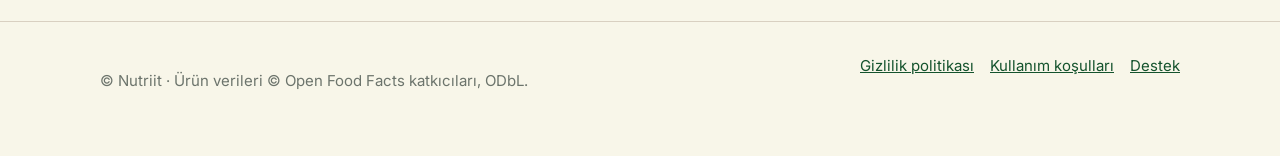
<file: tr/terms-of-use.html>
<!doctype html>
<html lang="tr">
<head>
<meta charset="utf-8">
<meta name="viewport" content="width=device-width, initial-scale=1">
<title>Kullanım koşulları — Nutriit</title>
<meta name="description" content="Kullanım koşulları">
<meta name="theme-color" content="#F8F6E9">
<meta property="og:title" content="Kullanım koşulları — Nutriit">
<meta property="og:description" content="Kullanım koşulları">
<link rel="icon" href="../assets/app-icon.png">
<link rel="preconnect" href="https://fonts.googleapis.com">
<link rel="preconnect" href="https://fonts.gstatic.com" crossorigin>
<link href="https://fonts.googleapis.com/css2?family=Inter:wght@400;500;600;700&display=swap" rel="stylesheet">
<link rel="stylesheet" href="../assets/style.css">
<script>document.documentElement.classList.add('js')</script>
<script src="../assets/main.js" defer></script>
</head>
<body>
<a class="skip" href="#main">İçeriğe geç</a>
<header class="site">
  <nav class="wrap nav" aria-label="Ana menü">
    <a class="brand" href="index.html"><img src="../assets/leaf-mark.png" alt="" width="32"> Nutriit</a>
    <ul>
      <li><a href="index.html#how">Nasıl çalışır</a></li>
      <li><a href="index.html#privacy">Gizlilik</a></li>
      <li><a href="index.html#faq">SSS</a></li>
    </ul>
    <a class="lang" href="../terms-of-use.html" hreflang="en" lang="en">English</a>
  </nav>
</header>
<main id="main" class="legal">
  <div class="wrap">
    <p><a href="index.html">← Ana sayfaya dön</a></p>
    <h1>Nutriit Kullanım Koşulları</h1>
<p class="updated">Son güncelleme: 10 Kasım 2026</p>
<h2><span class="num">01</span> Koşulların Kabulü</h2>
<p>İlknur Tulgar (&quot;Geliştirici&quot;, &quot;biz&quot;) tarafından geliştirilen Nutriit&#x27;i (&quot;Uygulama&quot;) indirerek, yükleyerek veya kullanarak bu Kullanım Koşullarını kabul etmiş olursunuz. Kabul etmiyorsanız lütfen Uygulamayı kullanmayın. Bu Koşullar, bulunduğu yere bakılmaksızın tüm kullanıcılar için geçerlidir.</p>
<h2><span class="num">02</span> Hizmetin Tanımı</h2>
<p>Nutriit, paketli bir gıda ürününün barkodunu tarayarak Open Food Facts&#x27;ten gelen ürün bilgilerini görmenizi sağlar: nedenleriyle birlikte 0–10 arası besin skoru, besin değerleri, içindekiler, alerjenler ve aynı kategorideki karşılaştırılabilir ürünler. Son taramalarınız cihazınızda saklanır. Uygulama ücretsizdir ve hesap gerektirmez.</p>
<h2><span class="num">03</span> Yalnızca Bilgilendirme — Tıbbi Tavsiye Değildir</h2>
<ul>
<li>Nutriit genel bilgi sunar. Tıbbi, diyet veya sağlık tavsiyesi değildir; doktor, diyetisyen veya başka bir uzmanın görüşünün yerini tutmaz.</li>
<li>Besin skoru, ürün için mevcut besin değerlerinden sabit ve sürümlü kurallarla hesaplanır. Bir ürünün sağlıklı, sağlıksız veya sizin için güvenli olduğunu belirtmez.</li>
<li>Alerji, intolerans veya sağlık durumlarınızı yönetmek için Uygulamaya güvenmeyin.</li>
</ul>
<h2><span class="num">04</span> Ürün Verileri Eksik veya Hatalı Olabilir</h2>
<ul>
<li>Ürün verileri, gönüllüler tarafından sürdürülen ortak bir veritabanı olan Open Food Facts&#x27;ten gelir. Eksik, güncel olmayan veya hatalı olabilir.</li>
<li>Alerjen bilgisinin olmaması, ürünün alerjen içermediği anlamına gelmez. <strong>Her zaman ürün ambalajını kontrol edin.</strong></li>
<li>Skor için gereken değerler eksik olduğunda Uygulama skor yerine &quot;yetersiz veri&quot; gösterir.</li>
<li>Karşılaştırılabilir ürünler yalnızca aynı kategoride, yeterli verisi olan ve aynı karşılaştırma bazına sahip ürünler arasından önerilir. Bir öneri, kişisel beslenmeniz için bir tavsiye değildir.</li>
</ul>
<h2><span class="num">05</span> Kullanım Kuralları</h2>
<p>Şunları yapmamayı kabul edersiniz:</p>
<ul>
<li>Yürürlükteki yasaların izin verdiği ölçünün ötesinde Uygulamayı veya sistemlerini tersine mühendislikle çözmeye, kaynak koduna dönüştürmeye, değiştirmeye veya işleyişine müdahale etmeye çalışmak</li>
<li>Uygulama üzerinden istek göndermek veya Uygulamanın dayandığı hizmetleri aşırı yüklemek için otomatik araçlar (bot, betik, tarayıcı) kullanmak</li>
<li>Uygulamayı hukuka aykırı bir amaçla veya yürürlükteki mevzuatı ihlal edecek şekilde kullanmak</li>
</ul>
<h2><span class="num">06</span> Fikri Mülkiyet</h2>
<p>Nutriit ile ilgili tüm ticari markalar, logolar, marka unsurları, Uygulama tasarımı, skor metodolojisi ve kaynak kodu İlknur Tulgar&#x27;ın fikri mülkiyetidir. Önceden yazılı izin almadan Uygulamanın herhangi bir bölümünü kopyalayamaz, çoğaltamaz veya dağıtamazsınız.</p>
<p>Uygulamada gösterilen ürün verileri Open Food Facts katkıcıları tarafından Open Database License (ODbL), ürün görselleri ise Creative Commons Attribution-ShareAlike (CC BY-SA) lisansıyla sunulur.</p>
<h2><span class="num">07</span> Üçüncü Taraf Hizmetler</h2>
<p>Uygulama, ürün verileri için Open Food Facts&#x27;e ve anonim kullanım istatistikleri ile çökme raporları için Google Firebase&#x27;e dayanır. Bu hizmetlerin kendi koşulları ve gizlilik politikaları vardır. Bu hizmetlerin uygulamalarından, erişilebilirliğinden veya içeriğinden sorumlu değiliz; bunları kullanmamız onları desteklediğimiz anlamına gelmez.</p>
<h2><span class="num">08</span> Garantilerin Reddi</h2>
<p>Nutriit, açık veya örtülü hiçbir garanti olmaksızın &quot;olduğu gibi&quot; ve &quot;mevcut olduğu şekilde&quot; sunulur. Şunları garanti etmeyiz:</p>
<ul>
<li>Uygulamanın kesintisiz, hatasız veya her zaman erişilebilir olacağını</li>
<li>Her ürünün bulunacağını veya ürün verilerinin eksiksiz ya da doğru olacağını</li>
<li>Uygulamanın hatalardan veya zararlı bileşenlerden arınmış olacağını</li>
</ul>
<p>Uygulamayı kullanmanın riski size aittir.</p>
<h2><span class="num">09</span> Sorumluluğun Sınırlandırılması</h2>
<p>Yürürlükteki yasaların izin verdiği en geniş ölçüde İlknur Tulgar, Uygulamanın kullanımından veya kullanılamamasından doğan dolaylı, arızi, özel, sonuç olarak ortaya çıkan veya cezai zararlardan sorumlu değildir. Buna, Uygulamada gösterilen bilgilere dayanarak gıda, alerji, beslenme veya sağlıkla ilgili verilen kararlar da dahildir.</p>
<h2><span class="num">10</span> Gizlilik</h2>
<p>Bilgileri nasıl işlediğimiz Nutriit Gizlilik Politikası&#x27;nda açıklanmıştır.</p>
<h2><span class="num">11</span> Koşullardaki Değişiklikler</h2>
<p>Bu Koşulları istediğimiz zaman değiştirebiliriz. Değişiklikler Uygulama içinden veya internet sitemizden duyurulur ve yukarıdaki &quot;Son güncelleme&quot; tarihi değişir. Değişiklikler yürürlüğe girdikten sonra Uygulamayı kullanmaya devam etmeniz güncellenmiş Koşulları kabul ettiğiniz anlamına gelir.</p>
<h2><span class="num">12</span> Uygulanacak Hukuk</h2>
<p>Bu Koşullar, kanunlar ihtilafı kurallarına bakılmaksızın Türkiye Cumhuriyeti hukukuna tabidir. Avrupa Ekonomik Alanı&#x27;ndaki kullanıcılar ayrıca yürürlükteki AB tüketici koruma mevzuatı kapsamındaki haklara sahip olabilir. Bu Koşullardan veya Uygulamanın kullanımından doğan uyuşmazlıklarda, emredici mevzuat aksini gerektirmedikçe İstanbul (Türkiye) mahkemeleri münhasıran yetkilidir.</p>
<h2><span class="num">13</span> İletişim</h2>
<p>Bu Kullanım Koşullarıyla ilgili sorularınız için geliştiriciyle iletişime geçin:</p>
<p>İlknur Tulgar – Nutriit Destek<br><a href="mailto:ilknur.softwaredev@gmail.com">ilknur.softwaredev@gmail.com</a></p>
  </div>
</main>
<footer class="site">
  <div class="wrap foot">
    <p>© Nutriit · Ürün verileri © Open Food Facts katkıcıları, ODbL.</p>
    <ul>
      <li><a href="../tr/privacy-policy.html">Gizlilik politikası</a></li>
      <li><a href="../tr/terms-of-use.html">Kullanım koşulları</a></li>
      <li><a href="mailto:ilknur.softwaredev@gmail.com">Destek</a></li>
    </ul>
  </div>
</footer>
</body>
</html>
</file>
<file: assets/style.css>
:root {
  --forest: #14532D;
  --fresh: #228B45;
  --lime: #8CCB45;
  --ivory: #F8F6E9;
  --soft-lime: #E5F2B0;
  --sage: #A9B9A2;
  --stone: #D9D0C1;
  --text: #202720;
  --muted: #6C746C;
  --rose: #F4DFD8;
  --brick: #B3412E;
  --radius: 20px;
  --max: 1080px;
  --amber: #F7E9BD;
  --f-red: #D2694F;
  --f-orange: #E58A4B;
  --f-yellow: #EBC85A;
  --f-tan: #D8A866;
  --f-brown: #8A5A3B;
  --night: #0B1F13;
}

* { box-sizing: border-box; }

html { scroll-behavior: smooth; }

body {
  margin: 0;
  background: var(--ivory);
  color: var(--text);
  font-family: "Inter", system-ui, -apple-system, "Segoe UI", sans-serif;
  font-size: 17px;
  line-height: 1.6;
  -webkit-font-smoothing: antialiased;
}

a { color: var(--forest); }

img { max-width: 100%; display: block; }

.wrap { width: min(var(--max), 100% - 32px); margin-inline: auto; }

.skip {
  position: absolute; left: -999px; top: 8px;
  background: var(--forest); color: var(--ivory); padding: 8px 12px; border-radius: 8px;
}
.skip:focus { left: 8px; }

header.site {
  position: sticky; top: 0; z-index: 10;
  transition: box-shadow 0.3s ease;
  background: color-mix(in srgb, var(--ivory) 92%, transparent);
  backdrop-filter: blur(8px);
  border-bottom: 1px solid color-mix(in srgb, var(--stone) 60%, transparent);
}
header.site.scrolled { box-shadow: 0 10px 30px -22px rgba(20, 83, 45, 0.55); }
.nav { display: flex; align-items: center; gap: 24px; min-height: 64px; }
.brand {
  display: flex; align-items: center; gap: 8px;
  font-weight: 700; font-size: 24px; color: var(--forest); text-decoration: none;
}
.brand img { width: 32px; height: auto; }
.nav ul { display: flex; gap: 20px; list-style: none; margin: 0 0 0 auto; padding: 0; }
.nav ul a { color: var(--text); text-decoration: none; font-size: 15px; }
.nav ul a:hover { color: var(--forest); }
.lang {
  font-size: 14px; font-weight: 600; text-decoration: none;
  border: 1px solid var(--stone); border-radius: 999px; padding: 6px 12px;
}

.hero {
  position: relative;
  overflow: hidden;
  padding: 56px 0 140px;
  background:
    radial-gradient(55% 65% at 80% 42%, color-mix(in srgb, var(--soft-lime) 80%, transparent) 0%, transparent 70%),
    radial-gradient(40% 45% at 6% 96%, color-mix(in srgb, var(--sage) 22%, transparent) 0%, transparent 70%),
    var(--ivory);
}
.hero-grid {
  position: relative; z-index: 1;
  display: grid; grid-template-columns: 1fr 1.05fr; gap: 24px; align-items: center;
}
.eyebrow {
  display: inline-block; background: var(--soft-lime); color: var(--forest);
  font-weight: 600; font-size: 14px; padding: 6px 12px; border-radius: 999px;
}
h1 {
  font-size: clamp(44px, 7vw, 76px); line-height: 1.02; letter-spacing: -0.03em;
  color: var(--forest); margin: 20px 0 16px;
}
.lead { font-size: 20px; color: var(--muted); max-width: 28ch; margin: 0 0 32px; }
.stores { display: flex; flex-wrap: wrap; gap: 12px; }
.store {
  display: inline-flex; align-items: center; gap: 10px;
  min-height: 52px; padding: 0 22px; border-radius: 999px;
  background: var(--forest); color: var(--ivory); font-weight: 600; text-decoration: none;
}
.store small { display: block; font-weight: 400; font-size: 12px; opacity: 0.8; line-height: 1.1; }
.store span { line-height: 1.15; }
.store[aria-disabled="true"] { opacity: 0.9; cursor: default; }
.note { font-size: 14px; color: var(--muted); margin-top: 12px; }

.defs { position: absolute; }
.scene { position: relative; width: min(540px, 100%); aspect-ratio: 1; margin-inline: auto; }
.glow {
  position: absolute; inset: 6%; border-radius: 50%;
  background: radial-gradient(circle, color-mix(in srgb, var(--lime) 40%, transparent) 0%, color-mix(in srgb, var(--soft-lime) 70%, transparent) 42%, transparent 70%);
  animation: breathe 8s ease-in-out infinite;
}
.plant {
  position: absolute; left: 2%; bottom: 2%; width: 44%;
  transform-origin: 50% 100%; animation: sway 7s ease-in-out infinite;
}
.plant.mirror {
  left: auto; right: 0; bottom: 0; width: 30%; scale: -1 1; opacity: 0.7;
  animation-duration: 9s; animation-delay: -3s;
}
.tag {
  position: absolute; left: 24%; top: 18%; width: 46%; aspect-ratio: 4 / 3;
  background: #fff; border-radius: 24px; padding: 12% 9% 9%;
  box-shadow: 0 30px 60px -30px rgba(20, 83, 45, 0.45);
  rotate: -6deg; animation: float 8s ease-in-out infinite;
}
.tag::before {
  content: ""; position: absolute; top: 5%; left: 50%; translate: -50% 0;
  width: 12px; height: 12px; border-radius: 50%;
  background: var(--ivory); border: 1px solid var(--stone);
}
.barcode { display: block; width: 100%; height: 100%; color: var(--text); }
.scan {
  position: absolute; left: 5%; right: 5%; top: 20%; height: 3px; border-radius: 3px;
  background: var(--fresh);
  box-shadow: 0 0 14px 4px color-mix(in srgb, var(--lime) 75%, transparent);
  animation: scan 2.6s ease-in-out infinite alternate;
}
.seal {
  position: absolute; right: 2%; top: 44%; width: 36%; aspect-ratio: 1; border-radius: 50%;
  background: #fff; display: grid; place-items: center;
  box-shadow: 0 30px 60px -30px rgba(20, 83, 45, 0.5);
  animation: float 7s ease-in-out -2.5s infinite;
}
.ring { position: absolute; inset: 7%; width: 86%; height: 86%; rotate: -90deg; }
.ring circle { fill: none; stroke-width: 7; }
.ring .track { stroke: var(--soft-lime); }
.ring .bar {
  stroke: var(--fresh); stroke-linecap: round;
  stroke-dasharray: 264; stroke-dashoffset: 264;
  transition: stroke-dashoffset 1.6s cubic-bezier(0.2, 0.8, 0.2, 1) 0.4s;
}
.scene.is-visible .ring .bar, html:not(.js) .ring .bar { stroke-dashoffset: var(--to); }
.seal-inner { position: relative; display: grid; justify-items: center; gap: 6px; }
.seal-num {
  font-size: clamp(30px, 5vw, 48px); font-weight: 700; line-height: 1;
  color: var(--forest); font-variant-numeric: tabular-nums;
}
.seal-chip {
  font-size: 13px; font-weight: 600; padding: 2px 12px; border-radius: 8px;
  background: var(--fresh); color: var(--ivory);
}
.bubble {
  position: absolute; width: 14%; aspect-ratio: 1; border-radius: 50%;
  display: grid; place-items: center; color: var(--forest);
  background: color-mix(in srgb, #fff 82%, transparent);
  box-shadow: 0 16px 34px -18px rgba(20, 83, 45, 0.5);
  animation: float 9s ease-in-out infinite;
}
.bubble svg { width: 52%; height: 52%; }
.bubble.b1 { left: 4%; top: 14%; animation-delay: -1s; }
.bubble.b2 { right: 8%; top: 6%; animation-delay: -4s; animation-duration: 10s; }
.bubble.b3 { left: 46%; bottom: 6%; animation-delay: -6s; animation-duration: 11s; color: var(--fresh); }
.leaf-fly {
  position: absolute; width: 7%; height: 7%; opacity: 0;
  animation: drift 16s linear infinite;
}
.leaf-fly.l1 { left: 72%; top: -4%; color: var(--fresh); }
.leaf-fly.l2 { left: 40%; top: -8%; color: var(--lime); width: 5%; height: 5%; animation-delay: -5s; animation-duration: 19s; }
.leaf-fly.l3 { left: 90%; top: 20%; color: var(--forest); width: 6%; height: 6%; animation-delay: -9s; animation-duration: 21s; }
.leaf-fly.l4 { left: 18%; top: -2%; color: var(--sage); animation-delay: -13s; animation-duration: 18s; }
.seeds span {
  position: absolute; bottom: 12%; left: var(--x); width: 7px; height: 7px; border-radius: 50%;
  background: var(--lime); opacity: 0; animation: rise 7s ease-in infinite; animation-delay: var(--d);
}
.ground {
  position: absolute; left: 0; bottom: -1px; width: 100%; height: 120px;
  color: color-mix(in srgb, var(--soft-lime) 35%, var(--ivory));
}

@keyframes breathe { 0%, 100% { scale: 1; } 50% { scale: 1.07; } }
@keyframes sway { 0%, 100% { rotate: -2.5deg; } 50% { rotate: 2.5deg; } }
@keyframes float { 0%, 100% { translate: 0 0; } 50% { translate: 0 -14px; } }
@keyframes scan { from { top: 16%; } to { top: 80%; } }
@keyframes drift {
  0% { transform: translate(0, 0) rotate(0deg); opacity: 0; }
  10% { opacity: 0.85; }
  85% { opacity: 0.85; }
  100% { transform: translate(-140px, 520px) rotate(260deg); opacity: 0; }
}
@keyframes rise {
  0% { transform: translateY(0) scale(0.5); opacity: 0; }
  25% { opacity: 0.8; }
  100% { transform: translateY(-220px) scale(1); opacity: 0; }
}

section { padding: 72px 0; }
section.alt { background: color-mix(in srgb, var(--soft-lime) 35%, var(--ivory)); }
h2 {
  font-size: clamp(30px, 4vw, 42px); line-height: 1.15; letter-spacing: -0.01em;
  color: var(--forest); margin: 0 0 12px;
}
.section-lead { color: var(--muted); max-width: 60ch; margin: 0 0 40px; }

.card {
  background: #fff; border: 1px solid var(--stone); border-radius: var(--radius); padding: 24px;
  transition: transform 0.35s cubic-bezier(0.2, 0.8, 0.2, 1), box-shadow 0.35s ease, border-color 0.35s ease;
}
.card:hover {
  transform: translateY(-4px);
  border-color: color-mix(in srgb, var(--sage) 70%, var(--stone));
  box-shadow: 0 22px 44px -28px rgba(20, 83, 45, 0.45);
}
.card h3 { margin: 0 0 8px; font-size: 20px; }
.card p { margin: 0; color: var(--muted); }


.trust { display: grid; grid-template-columns: repeat(2, 1fr); gap: 20px; }
.trust .card h3 { color: var(--forest); }

.source { display: grid; grid-template-columns: auto 1fr; gap: 32px; align-items: center; }
.source img { width: 160px; }
.source-plant { transform-origin: 50% 100%; animation: sway 8s ease-in-out infinite; }

details {
  background: #fff; border: 1px solid var(--stone); border-radius: 16px; padding: 18px 20px;
  margin-bottom: 12px;
}
summary { font-weight: 600; cursor: pointer; }
details p { color: var(--muted); margin: 12px 0 0; }

footer.site { border-top: 1px solid var(--stone); padding: 32px 0 48px; font-size: 15px; color: var(--muted); }
.foot { display: flex; flex-wrap: wrap; gap: 16px 32px; justify-content: space-between; }
.foot ul { display: flex; flex-wrap: wrap; gap: 16px; list-style: none; padding: 0; margin: 0; }

.legal { padding: 48px 0 72px; }
.legal .wrap { max-width: 760px; }
.legal h1 { font-size: clamp(32px, 5vw, 44px); }
.legal h2 { font-size: 24px; margin-top: 40px; }
.legal h3 { font-size: 19px; margin: 24px 0 8px; color: var(--text); }
.legal p, .legal li { overflow-wrap: anywhere; }
.legal code { background: var(--soft-lime); padding: 1px 6px; border-radius: 6px; font-size: 0.9em; }
.legal .updated { color: var(--muted); font-size: 15px; }
.legal h2 .num { color: var(--fresh); font-size: 0.7em; letter-spacing: 0.1em; margin-right: 6px; vertical-align: 0.15em; }

/* motto */
.motto {
  --amp: 80px; --mouse: 30px;
  position: relative; overflow: hidden; display: flex; flex-direction: column; justify-content: center;
  padding: 24px 0 40px; text-align: center; background: color-mix(in srgb, var(--soft-lime) 35%, var(--ivory));
}
.motto-inner { position: relative; z-index: 20; }
.food-band { position: relative; height: 250px; }
.motto-text {
  margin: 0; font-size: clamp(44px, 7.5vw, 100px); font-weight: 700;
  line-height: 1; letter-spacing: -0.04em; color: var(--forest);
}
.motto-text .w {
  display: inline-block;
  --on: clamp(0, calc(var(--p, 1) * (var(--n) + 1.5) - var(--i)), 1);
  opacity: calc(0.12 + var(--on) * 0.88);
  translate: 0 calc((1 - var(--on)) * 24px);
}
.motto-text .accent { color: var(--fresh); }
.motto-sub { font-size: 21px; color: var(--muted); margin: 32px auto 0; max-width: 40ch; }

/* iPhone */
.iphone {
  position: relative; width: 300px; aspect-ratio: 9 / 19.5; border-radius: 52px; padding: 11px;
  background: linear-gradient(145deg, #2b312c, #111512);
  box-shadow: inset 0 0 0 2px #3b423c, 0 50px 90px -40px rgba(20, 83, 45, 0.6), 0 14px 30px -14px rgba(0, 0, 0, 0.4);
}
.iphone::before, .iphone::after {
  content: ""; position: absolute; width: 3px; border-radius: 3px; background: #2b312c;
}
.iphone::before { left: -3px; top: 22%; height: 12%; }
.iphone::after { right: -3px; top: 28%; height: 16%; }
.iphone-screen { position: relative; height: 100%; border-radius: 42px; overflow: hidden; background: var(--ivory); }
.island {
  position: absolute; top: 20px; left: 50%; translate: -50% 0; z-index: 5;
  width: 31%; height: 26px; border-radius: 20px; background: #0a0c0b;
}
.iphone.small { width: min(260px, 78vw); margin: 28px auto 0; }

/* mini app UI */
.m-screen {
  position: absolute; inset: 0; padding: 50px 16px 14px; display: flex; flex-direction: column; gap: 8px;
  background: var(--ivory); color: var(--text); font-size: 10px; line-height: 1.4; text-align: left;
}
.ui-icon { width: 16px; height: 16px; flex: none; }
.sb {
  position: absolute; top: 18px; left: 28px; right: 24px; z-index: 4;
  display: flex; justify-content: space-between; align-items: center; font-size: 12px; font-weight: 600;
}
.sb.dark { color: #fff; }
.sb-icons { display: flex; gap: 3px; align-items: center; }
.sb-icons i { display: block; width: 4px; height: 8px; border-radius: 2px; background: currentColor; }
.sb-icons i:nth-child(2) { height: 10px; }
.sb-icons i:nth-child(3) { width: 18px; height: 9px; }
.m-round {
  flex: none; width: 30px; height: 30px; border-radius: 50%; display: grid; place-items: center;
  background: var(--soft-lime); color: var(--forest);
}
.m-bar { display: flex; justify-content: space-between; align-items: center; }
.m-word { display: flex; align-items: center; gap: 6px; font-size: 16px; font-weight: 700; letter-spacing: -0.02em; color: var(--forest); }
.m-word img { width: 16px; }
.m-motto { margin: 6px 0 10px; text-align: center; font-size: 14px; font-weight: 600; line-height: 1.3; letter-spacing: -0.02em; color: var(--forest); }
.m-row-head { display: flex; justify-content: space-between; align-items: center; }
.m-row-head b { font-size: 13px; font-weight: 600; }
.m-row-head span { display: flex; align-items: center; gap: 2px; color: var(--forest); font-weight: 600; }
.m-row-head .ui-icon { width: 12px; height: 12px; }
.m-tile {
  display: flex; align-items: center; gap: 10px; padding: 10px;
  background: var(--ivory); border-radius: 17px; box-shadow: 0 6px 16px rgba(20, 83, 45, 0.08);
}
.m-thumb {
  flex: none; width: 44px; height: 44px; border-radius: 11px; display: grid; place-items: center;
  background: color-mix(in srgb, var(--soft-lime) 45%, #fff);
}
.m-thumb .food-art { width: 32px; height: 32px; }
.m-col { flex: 1; min-width: 0; display: flex; flex-direction: column; gap: 2px; }
.m-col b { font-size: 11.5px; font-weight: 600; white-space: nowrap; overflow: hidden; text-overflow: ellipsis; }
.m-col small { color: var(--muted); font-size: 9.5px; }
.m-chev { width: 14px; height: 14px; color: var(--forest); }
.m-rate {
  align-self: flex-start; display: inline-flex; align-items: center; gap: 5px; margin-top: 3px;
  padding: 3px 9px 3px 3px; border-radius: 14px; font-size: 10px; font-weight: 600; white-space: nowrap;
}
.m-rate i { width: 20px; height: 20px; border-radius: 50%; display: grid; place-items: center; }
.m-rate .ui-icon { width: 12px; height: 12px; }
.m-rate.good { background: var(--soft-lime); color: var(--forest); }
.m-rate.good i { background: var(--fresh); color: var(--ivory); }
.m-rate.fair, .m-rate.fair i { background: var(--amber); color: var(--text); }
.m-rate.on-ivory { margin: 0; align-self: center; background: var(--ivory); }
.m-btn {
  margin-top: auto; min-height: 40px; border-radius: 999px; display: flex; align-items: center; justify-content: center; gap: 6px;
  background: var(--fresh); color: var(--ivory); font-weight: 600; font-size: 11.5px;
}

.m-scanner { padding: 0; background: #0f1511; }
.m-cam { position: absolute; inset: 0; overflow: hidden; background: radial-gradient(circle at 50% 38%, #3d4a3c, #111712 72%); }
.blob { position: absolute; border-radius: 40%; filter: blur(16px); opacity: 0.6; animation: camdrift 9s ease-in-out infinite alternate; }
.blob.b1 { width: 55%; height: 34%; left: 22%; top: 20%; background: #C9A66B; }
.blob.b2 { width: 38%; height: 18%; right: -8%; top: 60%; background: #5C7F4E; animation-delay: -3s; }
.blob.b3 { width: 46%; height: 16%; left: -10%; bottom: 10%; background: #8C5A3C; animation-delay: -6s; }
.m-top { position: absolute; top: 50px; left: 12px; right: 12px; z-index: 2; display: flex; justify-content: space-between; }
.m-frame { position: absolute; left: 50%; top: 40%; translate: -50% -50%; width: 72%; aspect-ratio: 280 / 240; }
.m-corners { position: absolute; inset: 0; width: 100%; height: 100%; }
.m-code {
  position: absolute; inset: 30% 14%; display: flex; gap: 2px; padding: 8px 10px;
  background: #F4EFE2; border-radius: 4px; box-shadow: 0 6px 18px -8px rgba(0, 0, 0, 0.6);
}
.m-code i { display: block; flex: none; background: #1b201c; }
.m-scanline {
  position: absolute; left: 7%; right: 7%; top: 20%; height: 2px; border-radius: 2px; background: var(--lime);
  box-shadow: 0 0 14px 4px color-mix(in srgb, var(--lime) 70%, transparent);
  animation: scan 2.2s ease-in-out infinite alternate;
}
.m-sheet {
  position: absolute; left: 14px; right: 14px; bottom: 14px; padding: 16px 14px;
  display: grid; justify-items: center; gap: 8px; font-size: 11.5px;
  background: var(--ivory); border: 1px solid var(--stone); border-radius: 17px;
}
.m-sheet p { margin: 0; }
.m-spin {
  width: 18px; height: 18px; border-radius: 50%;
  border: 2.5px solid var(--stone); border-top-color: var(--muted); animation: spin 1s linear infinite;
}

.m-detail { padding: 0; }
.m-scroll { position: absolute; inset: 0; padding: 46px 16px 16px; display: flex; flex-direction: column; gap: 12px; overflow: hidden; }
.m-shift { padding-top: 52px; }
.m-appbar { display: flex; align-items: center; min-height: 26px; color: var(--forest); }
.m-head { display: flex; align-items: center; gap: 11px; }
.m-head .m-thumb { width: 56px; height: 56px; }
.m-head .food-art { width: 40px; height: 40px; }
.m-name { margin: 0; font-size: 14px; font-weight: 600; line-height: 1.3; letter-spacing: -0.02em; color: var(--forest); }
.m-scorecard { display: flex; align-items: center; padding: 11px; background: var(--soft-lime); border-radius: 11px; }
.m-scorecard > span { flex: 1; display: grid; place-items: center; }
.m-divider { flex: none; width: 1px; height: 31px; background: color-mix(in srgb, var(--forest) 30%, transparent); }
.m-gauge { position: relative; width: 86px; }
.m-gauge svg { display: block; width: 100%; overflow: visible; }
.m-gauge b {
  position: absolute; left: 0; right: 0; bottom: 0; text-align: center; line-height: 1;
  font-size: 24px; font-weight: 700; letter-spacing: -0.02em; color: var(--forest); font-variant-numeric: tabular-nums;
}
.m-arc { stroke-dasharray: 100; stroke-dashoffset: 100; transition: stroke-dashoffset 1.4s cubic-bezier(0.2, 0.8, 0.2, 1) 0.2s; }
.m-dot { opacity: 0; transition: opacity 0.3s ease 1.4s; }
.m-sec { display: grid; gap: 9px; padding-top: 10px; border-top: 1px solid var(--stone); }
.m-sec h4 { margin: 0; font-size: 13px; font-weight: 600; color: var(--text); }
.m-factor { display: flex; align-items: center; gap: 10px; }
.m-fv { flex: none; width: 32px; height: 32px; border-radius: 50%; display: grid; place-items: center; }
.m-fv img { width: 32px; height: 32px; object-fit: contain; }
.m-fv.pos { background: var(--soft-lime); color: var(--forest); }
.m-fv.neg { background: var(--rose); color: var(--brick); }
.m-val { flex: none; padding: 3px 9px; border-radius: 9px; font-size: 9.5px; font-weight: 600; font-variant-numeric: tabular-nums; }
.m-val.neg { background: var(--rose); }
.m-val.pos { background: var(--soft-lime); }
.m-exp { display: flex; align-items: center; gap: 8px; padding-top: 10px; border-top: 1px solid var(--stone); }
.m-exp .m-col b { font-size: 13px; }
.m-chips { display: flex; flex-wrap: wrap; gap: 6px; }
.m-chips span { padding: 3px 9px; border: 1px solid var(--forest); border-radius: 9px; font-size: 10px; font-weight: 600; }
.m-chev.open { rotate: 180deg; }
.m-table { display: grid; margin-top: -4px; }
.m-row { display: flex; justify-content: space-between; align-items: baseline; padding: 5px 0; border-bottom: 1px solid var(--stone); }
.m-row span { font-size: 10px; }
.m-row b { font-size: 11px; font-weight: 400; font-variant-numeric: tabular-nums; }
.m-add { display: inline-flex; align-items: center; gap: 4px; padding: 3px 9px 3px 6px; border-radius: 9px; font-size: 10px; font-weight: 600; }
.m-add .ui-icon { width: 12px; height: 12px; color: var(--forest); }
.m-add.other { background: var(--stone); }
.m-add.guard { background: var(--sage); }
.m-note { margin: 0; text-align: center; font-size: 9px; color: var(--muted); }

:is(.is-active, .is-visible) .m-arc, html:not(.js) .m-arc { stroke-dashoffset: calc(100 - var(--p)); }
:is(.is-active, .is-visible) .m-dot, html:not(.js) .m-dot { opacity: 1; }
:is(.is-active, .is-visible) .m-tile,
:is(.is-active, .is-visible) .m-factor { animation: slide-in 0.6s cubic-bezier(0.2, 0.8, 0.2, 1) both; animation-delay: calc(0.2s + var(--i, 0) * 0.1s); }
:is(.is-active, .is-visible) .m-scorecard { animation: pop-in 0.7s cubic-bezier(0.2, 0.8, 0.2, 1) both 0.1s; }

@keyframes slide-in { from { opacity: 0; translate: 18px 0; } to { opacity: 1; translate: 0 0; } }
@keyframes pop-in { from { opacity: 0; scale: 0.92; } to { opacity: 1; scale: 1; } }
@keyframes camdrift { to { translate: 12px -14px; scale: 1.08; } }
@keyframes spin { to { rotate: 360deg; } }

/* tour */
.tour { padding: 104px 0 120px; }
.tour-head { max-width: 640px; }
.tour-grid { display: grid; grid-template-columns: 1fr 1fr; gap: 56px; }
.tour-sticky {
  position: sticky; top: 72px; height: calc(100vh - 96px); min-height: 640px; align-self: start;
  display: grid; place-items: center;
}
.tour-glow {
  position: absolute; width: 90%; aspect-ratio: 1; border-radius: 50%;
  background: radial-gradient(circle, color-mix(in srgb, var(--lime) 38%, transparent), transparent 68%);
  animation: breathe 8s ease-in-out infinite;
}
.tour-sticky .iphone { width: min(310px, 82%); }
.tour-screen { position: absolute; inset: 0; opacity: 0; scale: 0.97; transition: opacity 0.6s ease, scale 0.6s ease; }
.tour-screen.is-active { opacity: 1; scale: 1; }
.tour-steps { padding: 6vh 0 18vh; }
.tour-step { min-height: 72vh; display: flex; flex-direction: column; justify-content: center; }
.js .tour-step { opacity: 0.28; translate: 0 18px; transition: opacity 0.6s ease, translate 0.7s cubic-bezier(0.2, 0.8, 0.2, 1); }
.js .tour-step.is-active { opacity: 1; translate: 0 0; }
.tour-num { font-size: 15px; font-weight: 700; letter-spacing: 0.12em; color: var(--fresh); }
.tour-step h3 {
  margin: 8px 0 12px; font-size: clamp(32px, 3.8vw, 48px); line-height: 1.05; letter-spacing: -0.03em; color: var(--forest);
}
.tour-step p { margin: 0; max-width: 30ch; font-size: 19px; color: var(--muted); }
.tour-inline { display: none; }
.showcase {
  position: relative; overflow: hidden; padding: 128px 0 120px;
  background:
    radial-gradient(45% 55% at 50% 62%, color-mix(in srgb, var(--soft-lime) 75%, transparent) 0%, transparent 72%),
    radial-gradient(30% 40% at 0% 100%, color-mix(in srgb, var(--sage) 20%, transparent) 0%, transparent 70%),
    radial-gradient(30% 40% at 100% 0%, color-mix(in srgb, var(--sage) 18%, transparent) 0%, transparent 70%),
    var(--ivory);
}
.show-head { max-width: 640px; margin: 0 auto; text-align: center; }
.show-head .section-lead { margin: 0 auto; }
.show-stage {
  --stage: min(1240px, 100vw - 32px);
  position: relative; display: flex; justify-content: center; gap: 56px;
  margin: 48px calc((100% - var(--stage)) / 2) 0; padding: 32px 0 72px;
}
.show-glow {
  position: absolute; left: 50%; top: 46%; width: min(760px, 120%); aspect-ratio: 1.5; translate: -50% -50%; border-radius: 50%;
  background: radial-gradient(closest-side, color-mix(in srgb, var(--lime) 34%, transparent), transparent);
  animation: breathe 8s ease-in-out infinite;
}
.show-stage .iphone {
  position: relative; z-index: 2; width: 270px;
  transition: rotate 1.1s cubic-bezier(0.2, 0.8, 0.2, 1) 0.2s, translate 1.1s cubic-bezier(0.2, 0.8, 0.2, 1) 0.2s;
}
.show-stage .tilt-left { rotate: -7deg; }
.show-stage .tilt-right { rotate: 7deg; margin-top: 56px; }
.js .show-stage:not(.is-visible) .iphone { rotate: 0deg; translate: 0 80px; }
.show-stage.is-visible .iphone { animation: float 9s ease-in-out 1.4s infinite; }
.show-stage.is-visible .tilt-right { animation-delay: -3s; }
.show-stage .bubble { width: 64px; z-index: 1; }
.show-stage .bubble.s0 { left: 6%; top: 4%; }
.show-stage .bubble.s1 { right: 6%; top: 74%; }
.show-stage .bubble.s2 { left: 12%; bottom: 2%; }
.pills { display: contents; }
.pill {
  position: absolute; z-index: 3; display: inline-flex; align-items: center; gap: 8px;
  padding: 10px 16px; border-radius: 999px; background: #fff; color: var(--forest);
  font-size: 15px; font-weight: 600; white-space: nowrap;
  box-shadow: 0 18px 36px -20px rgba(20, 83, 45, 0.55);
}
.pill .ui-icon { width: 18px; height: 18px; color: var(--fresh); }
.pill.is-visible { animation: float 8s ease-in-out infinite; animation-delay: calc(var(--d) + 1.2s); }
.pill.p0 { left: 0; top: 26%; }
.pill.p1 { right: 0; top: 12%; }
.pill.p2 { right: 2%; top: 58%; }
.show-plant {
  position: absolute; bottom: -2%; width: 220px; opacity: 0.85; transform-origin: 50% 100%;
  animation: sway 8s ease-in-out infinite;
}
.show-plant.left { left: -40px; }
.show-plant.right { right: -40px; scale: -1 1; animation-delay: -4s; }

/* floating foods */
.food {
  position: absolute; left: var(--x); top: var(--y); width: calc(120px * var(--z)); margin: calc(-60px * var(--z)) 0 0 calc(-60px * var(--z));
  z-index: calc(var(--z) * 10); opacity: calc(0.45 + var(--z) * 0.55); filter: blur(calc((1 - var(--z)) * 2.5px)) drop-shadow(0 22px 26px rgba(20, 83, 45, 0.22));
  transform: translate3d(calc(var(--mx, 0) * var(--z) * var(--mouse)), calc(var(--my, 0) * var(--z) * var(--mouse) - (var(--q, 0.5) - 0.5) * var(--z) * var(--amp)), 0);
  transition: transform 0.7s cubic-bezier(0.2, 0.8, 0.2, 1);
}
.food-float { position: relative; animation: bob var(--dur) ease-in-out infinite; animation-delay: var(--del); }
.food-art { display: block; width: 100%; height: auto; animation: spin var(--spin) linear infinite; }
.food-icon { display: grid; place-items: center; width: 100%; aspect-ratio: 1; color: var(--f-yellow); }
.food-icon .ui-icon { width: 100%; height: 100%; }
.bottom .food-chip { top: auto; bottom: -6%; }
.food-chip.left { left: auto; right: 62%; }
.food-chip {
  position: absolute; left: 62%; top: -8%; white-space: nowrap; padding: 5px 12px; border-radius: 999px;
  background: var(--ivory); color: var(--forest); font-size: 14px; font-weight: 700;
  box-shadow: 0 10px 24px -10px rgba(0, 0, 0, 0.6); animation: chip 5s ease-in-out infinite; animation-delay: var(--del);
}
.js .motto:not(.in-view) *, .js .hero:not(.in-view) * { animation-play-state: paused; }

@keyframes bob { 0%, 100% { translate: 0 0; rotate: -6deg; } 50% { translate: 0 -26px; rotate: 6deg; } }
@keyframes chip { 0%, 100% { scale: 0.92; } 50% { scale: 1.05; } }

@media (max-width: 1240px) {
  .show-stage { flex-wrap: wrap; }
  .pills { flex-basis: 100%; display: flex; flex-wrap: wrap; justify-content: center; gap: 10px; margin-top: 40px; }
  .pill { position: static; }
}

@media (max-width: 860px) {
  .tour-grid { grid-template-columns: 1fr; gap: 0; }
  .tour-sticky { display: none; }
  .tour-inline { display: block; }
  .tour-step { min-height: auto; padding: 40px 0; }
  .show-stage .tilt-right, .show-stage .bubble { display: none; }
  .show-stage .iphone { width: min(260px, 78vw); }
  .show-stage .tilt-left { rotate: -4deg; }
  .show-plant { width: 130px; opacity: 0.55; }
  .showcase { padding: 88px 0 96px; }
  .food { width: calc(76px * var(--z)); margin: calc(-38px * var(--z)) 0 0 calc(-38px * var(--z)); }
  .food.m-hide { display: none; }
  .food-chip { font-size: 12px; }
  .motto { --amp: 30px; --mouse: 0px; padding: 8px 0 24px; }
  .food-band { height: 150px; }
  .food-band.bottom { margin-top: 32px; }
}

.js [data-reveal] {
  opacity: 0; translate: 0 28px;
  transition: opacity 0.8s ease, translate 0.8s cubic-bezier(0.2, 0.8, 0.2, 1);
  transition-delay: var(--d, 0s);
}
.js [data-reveal].is-visible { opacity: 1; translate: 0 0; }
.js .card[data-reveal] {
  transition: opacity 0.8s ease var(--d, 0s), translate 0.8s cubic-bezier(0.2, 0.8, 0.2, 1) var(--d, 0s),
    transform 0.35s cubic-bezier(0.2, 0.8, 0.2, 1), box-shadow 0.35s ease, border-color 0.35s ease;
}

:focus-visible { outline: 3px solid var(--fresh); outline-offset: 3px; border-radius: 6px; }

@media (max-width: 860px) {
  .hero-grid, .source { grid-template-columns: 1fr; }
  .hero { padding-bottom: 110px; }
  .scene { width: min(440px, 100%); }
  .trust { grid-template-columns: 1fr; }
  .nav ul { display: none; }
  .lang { margin-left: auto; }
  .hero { padding-top: 40px; }
  section { padding: 56px 0; }
}

@media (max-width: 360px) {
  .food-chip { display: none; }
  .food { width: calc(60px * var(--z)); margin: calc(-30px * var(--z)) 0 0 calc(-30px * var(--z)); }
}

@media (prefers-reduced-motion: reduce) {
  html { scroll-behavior: auto; }
  *, *::before, *::after { animation: none !important; transition: none !important; }
  .leaf-fly, .seeds { display: none; }
  .js [data-reveal] { opacity: 1; translate: none; }
  .ring .bar { stroke-dashoffset: var(--to); }
  .m-arc { stroke-dashoffset: calc(100 - var(--p)); }
  .m-dot { opacity: 1; }
  .motto-text .w { opacity: 1; translate: none; }
  .food { transform: none; }
}
</file>
